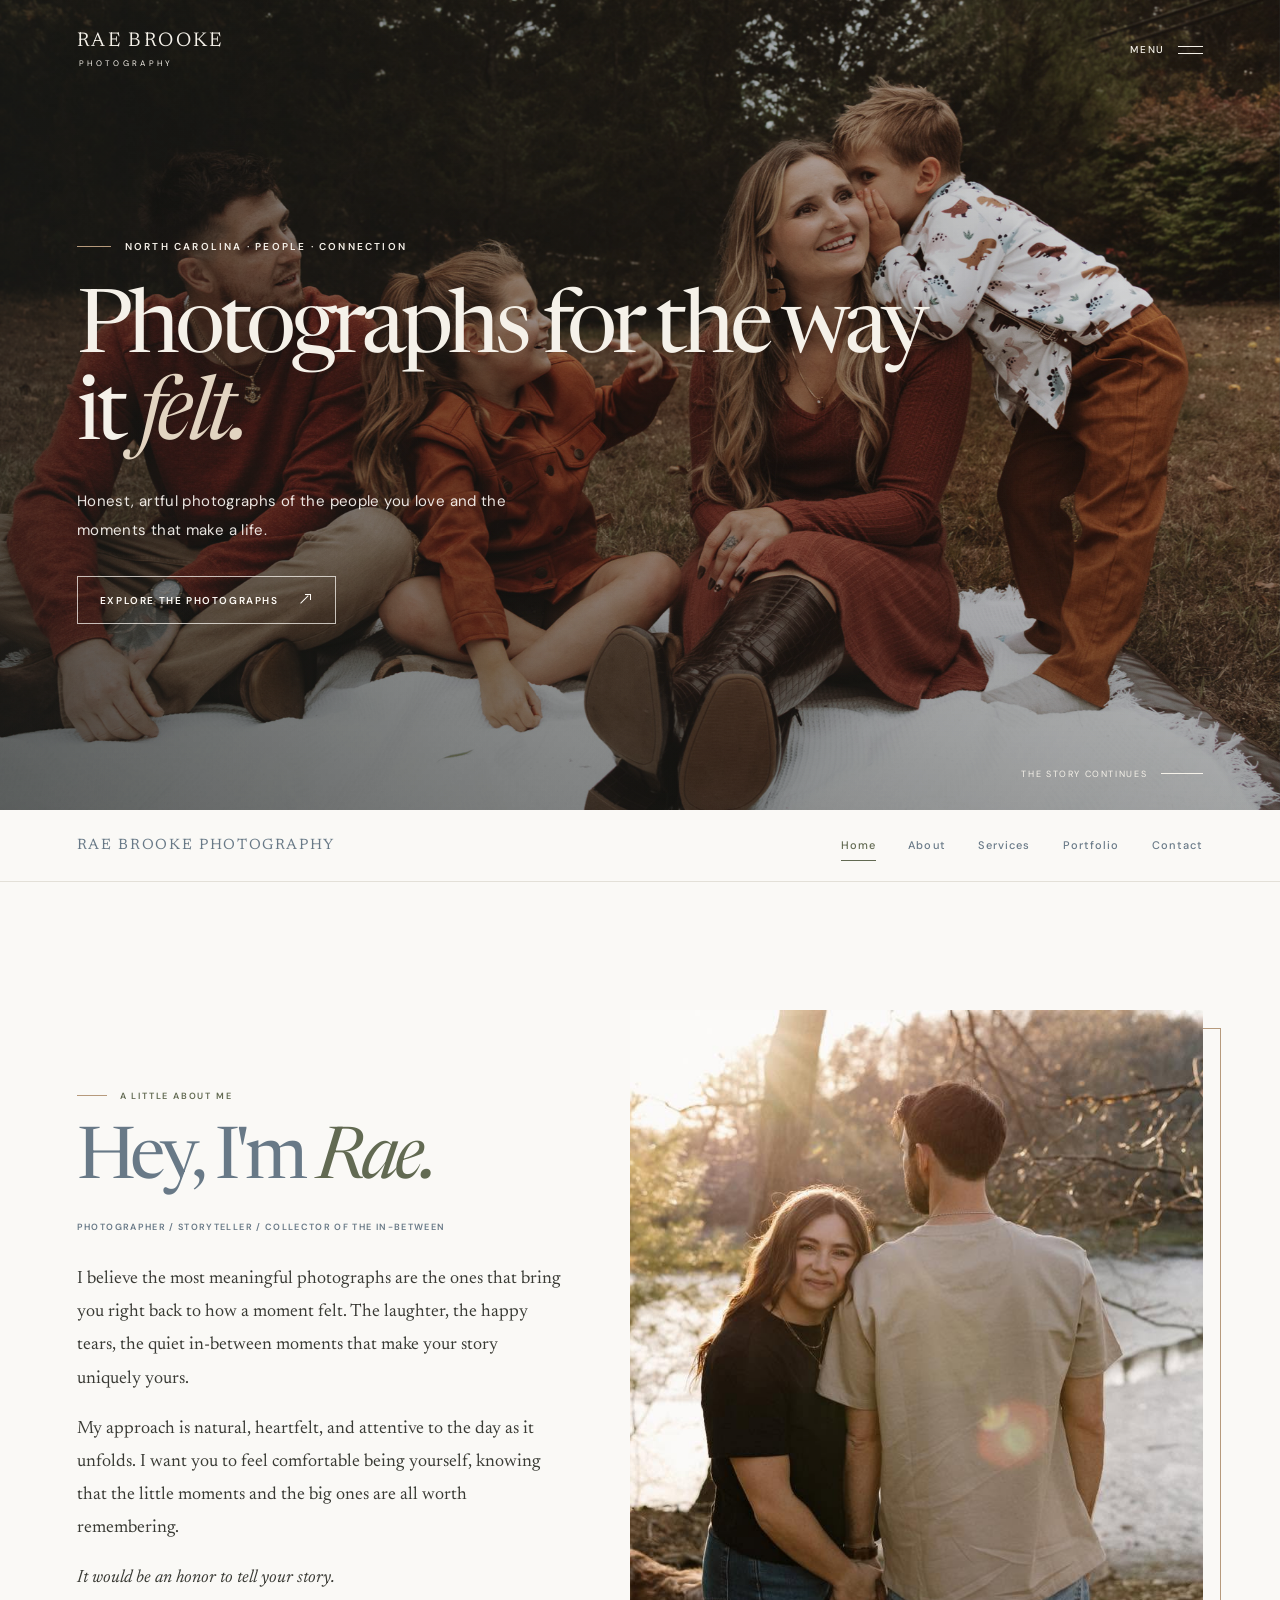
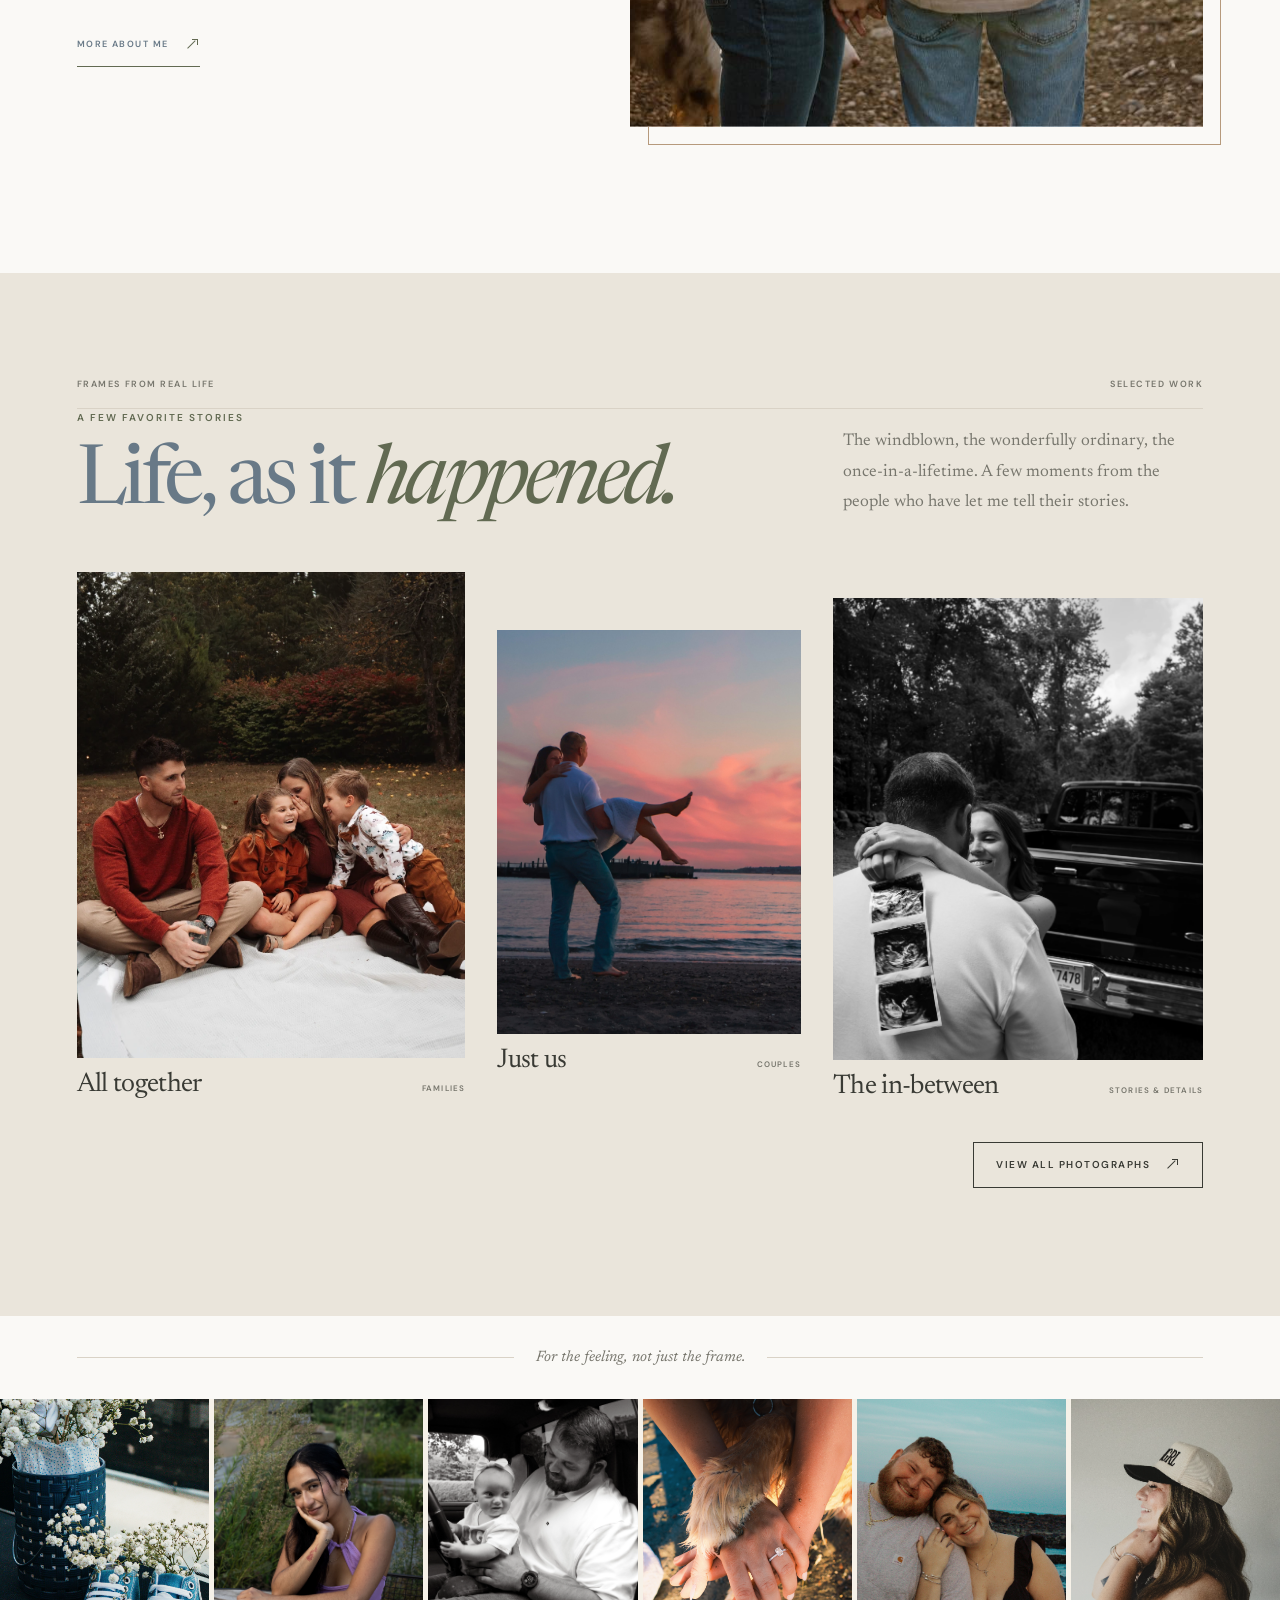
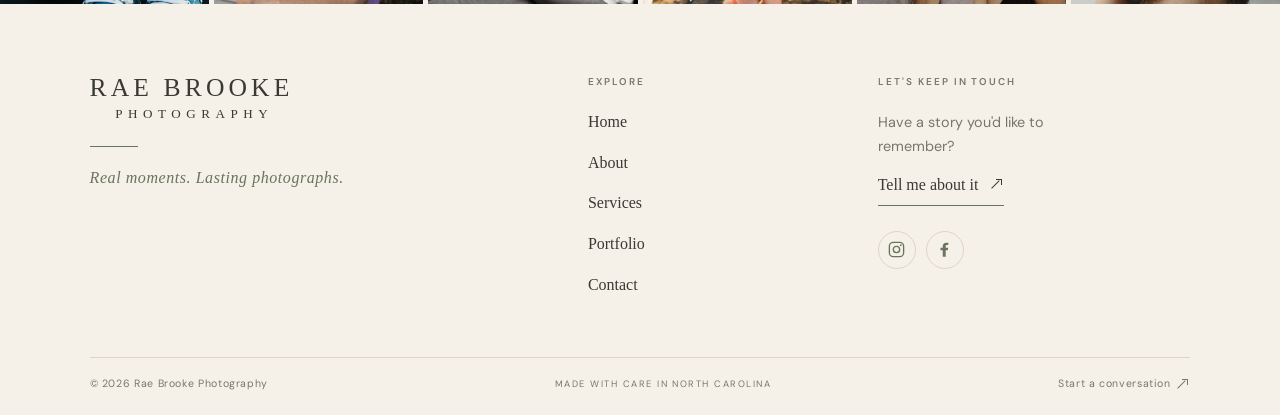
<file: index.html>
<!DOCTYPE html>
<html lang="en">
<head>
  <meta charset="UTF-8">
  <meta name="viewport" content="width=device-width, initial-scale=1">
  <meta name="description" content="Rae Brooke Photography documents genuine connection, everyday beauty, and the moments you want to remember throughout North Carolina.">
  <meta name="theme-color" content="#F5F1E9">
  <title>Rae Brooke Photography | Honest, Artful Photography in North Carolina</title>

  <link rel="preconnect" href="https://fonts.googleapis.com">
  <link rel="preconnect" href="https://fonts.gstatic.com" crossorigin>
  <link rel="stylesheet" href="/CSS/global.css">
  <link rel="stylesheet" href="/CSS/header.css">
  <link rel="stylesheet" href="/CSS/hero.css">
  <link rel="stylesheet" href="/CSS/sticky-nav.css">
  <link rel="stylesheet" href="/CSS/index.css">
  <link rel="stylesheet" href="/CSS/footer.css">
</head>

<body class="home-page">
  <main>
    <!-- =====================================
         OPENING IMAGE / HERO
         To change the opening photograph, update
         the image path in this img element.
    ====================================== -->
    <section class="hero" aria-labelledby="home-title">
      <img
        class="hero-image"
        src="/Images/index-hero.jpg"
        alt="A family moment photographed by Rae Brooke Photography"
        fetchpriority="high"
      >
      <div class="hero-overlay" aria-hidden="true"></div>
      <!-- Shared header -->
      <div id="shared-header"></div>
      <div class="hero-content">
        <p class="eyebrow">NORTH CAROLINA · PEOPLE · CONNECTION</p>
        <h1 id="home-title">Photographs for the way it <em>felt.</em></h1>
        <p class="hero-subtitle">Honest, artful photographs of the people you love and the moments that make a life.</p>
        <a class="button hero-button" href="/portfolio.html">
          <span class="hero-button-text">EXPLORE THE PHOTOGRAPHS</span>
          <span class="arrow-up-right" aria-hidden="true"></span>
        </a>
      </div>

      <a class="hero-scroll" href="#about" aria-label="Scroll to discover Rae's approach">
        <span>THE STORY CONTINUES</span>
        <span class="scroll-line" aria-hidden="true"></span>
      </a>
    </section>

    <!-- Shared sticky navigation -->
    <div id="shared-sticky-nav"></div>

    <!-- =====================================
         ABOUT / PHOTOGRAPHER INTRODUCTION
    ====================================== -->
    <section class="about-intro" id="about" aria-labelledby="about-heading">
      <div class="about-content">
        <p class="section-eyebrow">A LITTLE ABOUT ME</p>
        <h2 class="about-heading">Hey, I'm <em>Rae.</em></h2>
        <p class="about-subtitle">PHOTOGRAPHER / STORYTELLER / COLLECTOR OF THE IN-BETWEEN</p>
        <p>I believe the most meaningful photographs are the ones that bring you right back to how a moment felt. The laughter, the happy tears, the quiet in-between moments that make your story uniquely yours.</p>
        <p>My approach is natural, heartfelt, and attentive to the day as it unfolds. I want you to feel comfortable being yourself, knowing that the little moments and the big ones are all worth remembering.</p>
        <p>It would be an honor to tell your story.</p>
        <a class="button about-button" href="/about.html">MORE ABOUT ME <span class="arrow-up-right" aria-hidden="true"></span></a>           
      </div>

      <div class="about-image">
        <img src="/Images/about-portrait.jpg" alt="Rae Brooke, photographer" loading="lazy" decoding="async">
      </div>
    </section>

    <!-- =====================================
         SELECTED WORK
         Choose the photographs shown here by
         changing each card's img src below.
         Keep image files in /Images/Portfolio/.
    ====================================== -->
    <section class="home-selected-work" aria-labelledby="selected-work-heading">
      <div class="home-selected-inner">
        <div class="home-editorial-top">
          <p>FRAMES FROM REAL LIFE</p>
          <span>SELECTED WORK</span>
        </div>

        <header class="home-selected-heading">
          <div>
            <p class="section-eyebrow">A FEW FAVORITE STORIES</p>
            <h2 id="selected-work-heading">Life, as it <em>happened.</em></h2>
          </div>
          <p class="home-selected-intro">The windblown, the wonderfully ordinary, the once-in-a-lifetime. A few moments from the people who have let me tell their stories.</p>
        </header>

        <div class="home-photo-grid">
          <article class="home-photo-card">
            <a class="home-photo-link" href="/portfolio.html#families-newborns" aria-label="View family and newborn photography">
              <img src="/Images/Portfolio/Family_3.jpg" alt="A family sharing a relaxed moment together outdoors" loading="lazy" decoding="async">
            </a>
            <div class="home-photo-caption">
              <h3>All together</h3>
              <span>Families</span>
            </div>
          </article>

          <article class="home-photo-card">
            <a class="home-photo-link" href="/portfolio.html#couples-weddings" aria-label="View couples and wedding photography">
              <img src="/Images/Portfolio/JustUs.jpg" alt="A couple sharing a quiet moment by the water at sunset" loading="lazy" decoding="async">
            </a>
            <div class="home-photo-caption">
              <h3>Just us</h3>
              <span>Couples</span>
            </div>
          </article>

          <article class="home-photo-card">
            <a class="home-photo-link" href="/portfolio.html#branding-portraits" aria-label="View portraits and branding photography">
              <img src="/Images/Portfolio/Justine_George.jpeg" alt="A candid black-and-white documentary photograph" loading="lazy" decoding="async">
            </a>
            <div class="home-photo-caption">
              <h3>The in-between</h3>
              <span>Stories & details</span>
            </div>
          </article>
        </div>

        <div class="home-selected-footer">
          <a class="button" href="/portfolio.html">VIEW ALL PHOTOGRAPHS <span class="arrow-up-right" aria-hidden="true"></span></a>
        </div>
      </div>
    </section>

    <div class="home-closing-note" aria-label="Photography philosophy">
      <p>For the feeling, not just the frame.</p>
    </div>
  </main>

  <!-- Shared footer -->
  <div id="shared-footer"></div>
  <script src="/Javascript/header.js"></script>
  <script src="/Javascript/hero.js"></script>
  <script src="/Javascript/sticky-nav.js" defer></script>
  <script src="/Javascript/footer.js" defer></script>
</body>
</html>
</file>
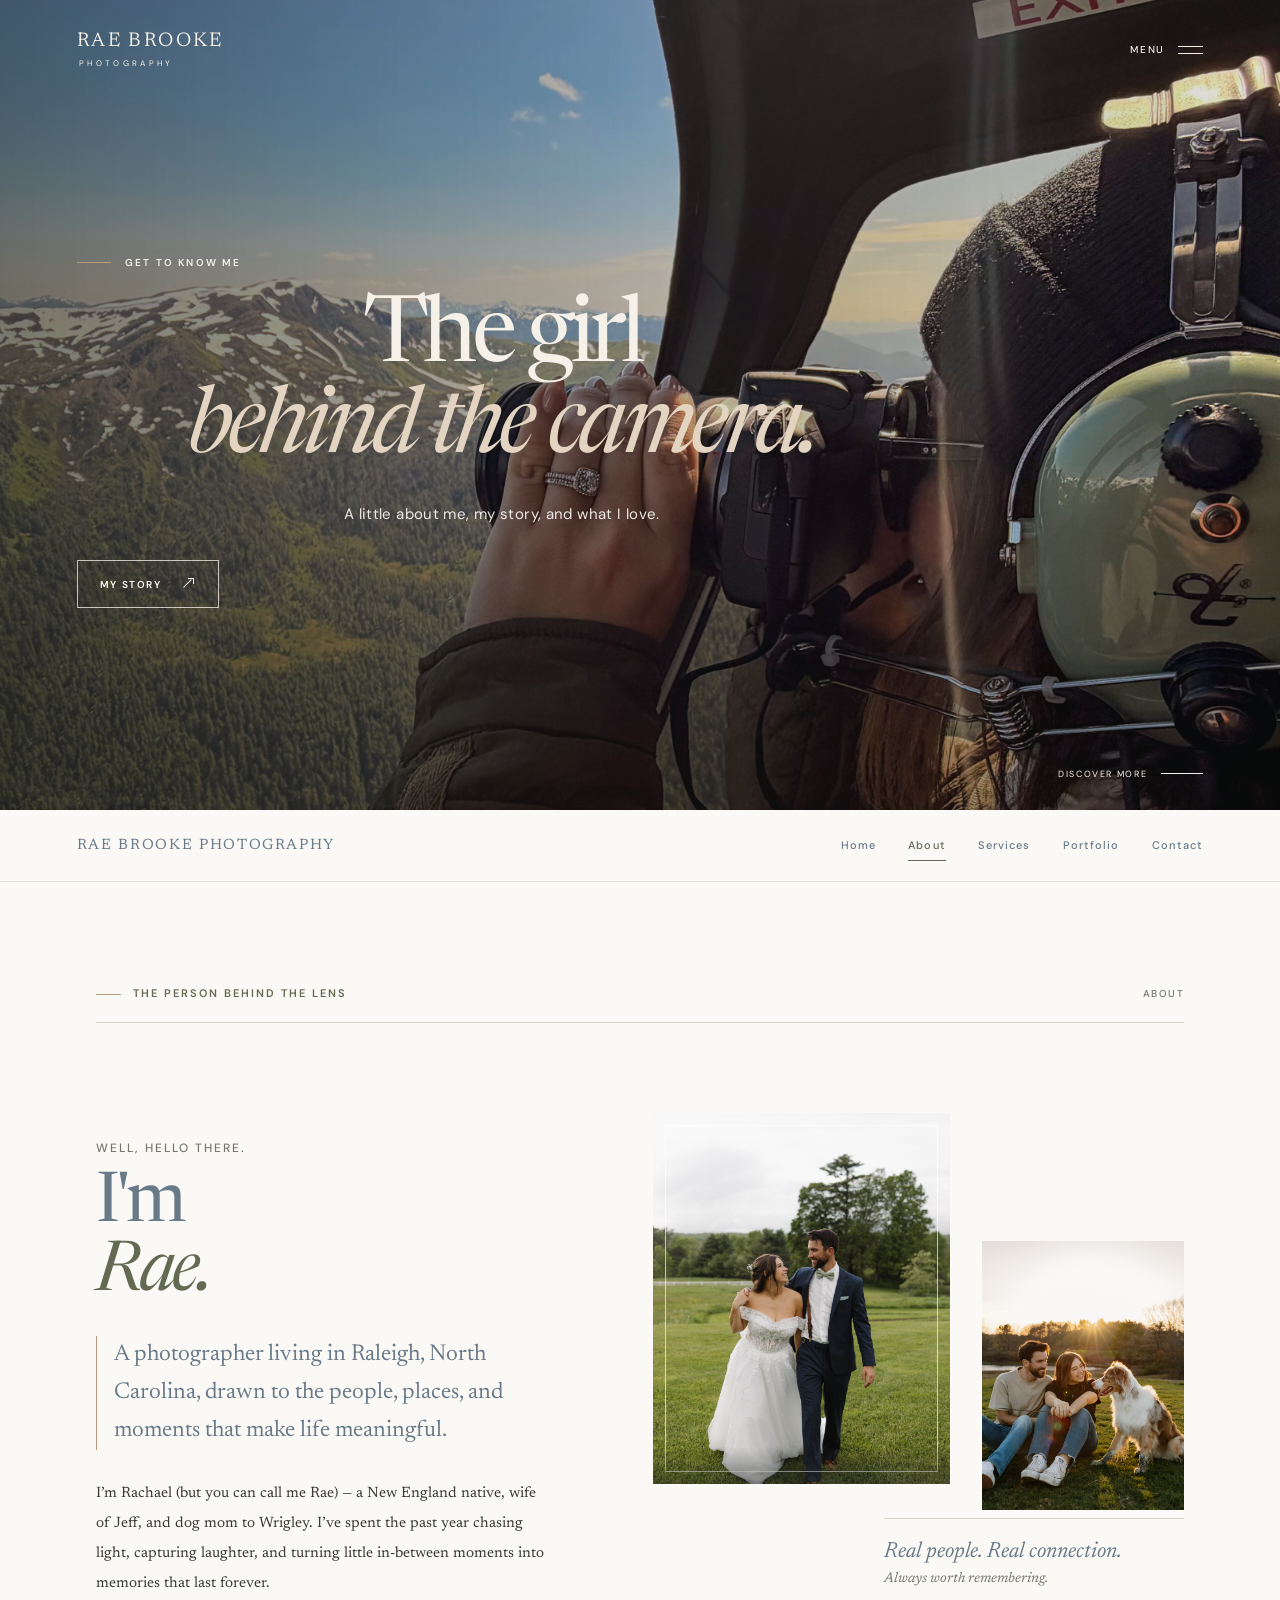
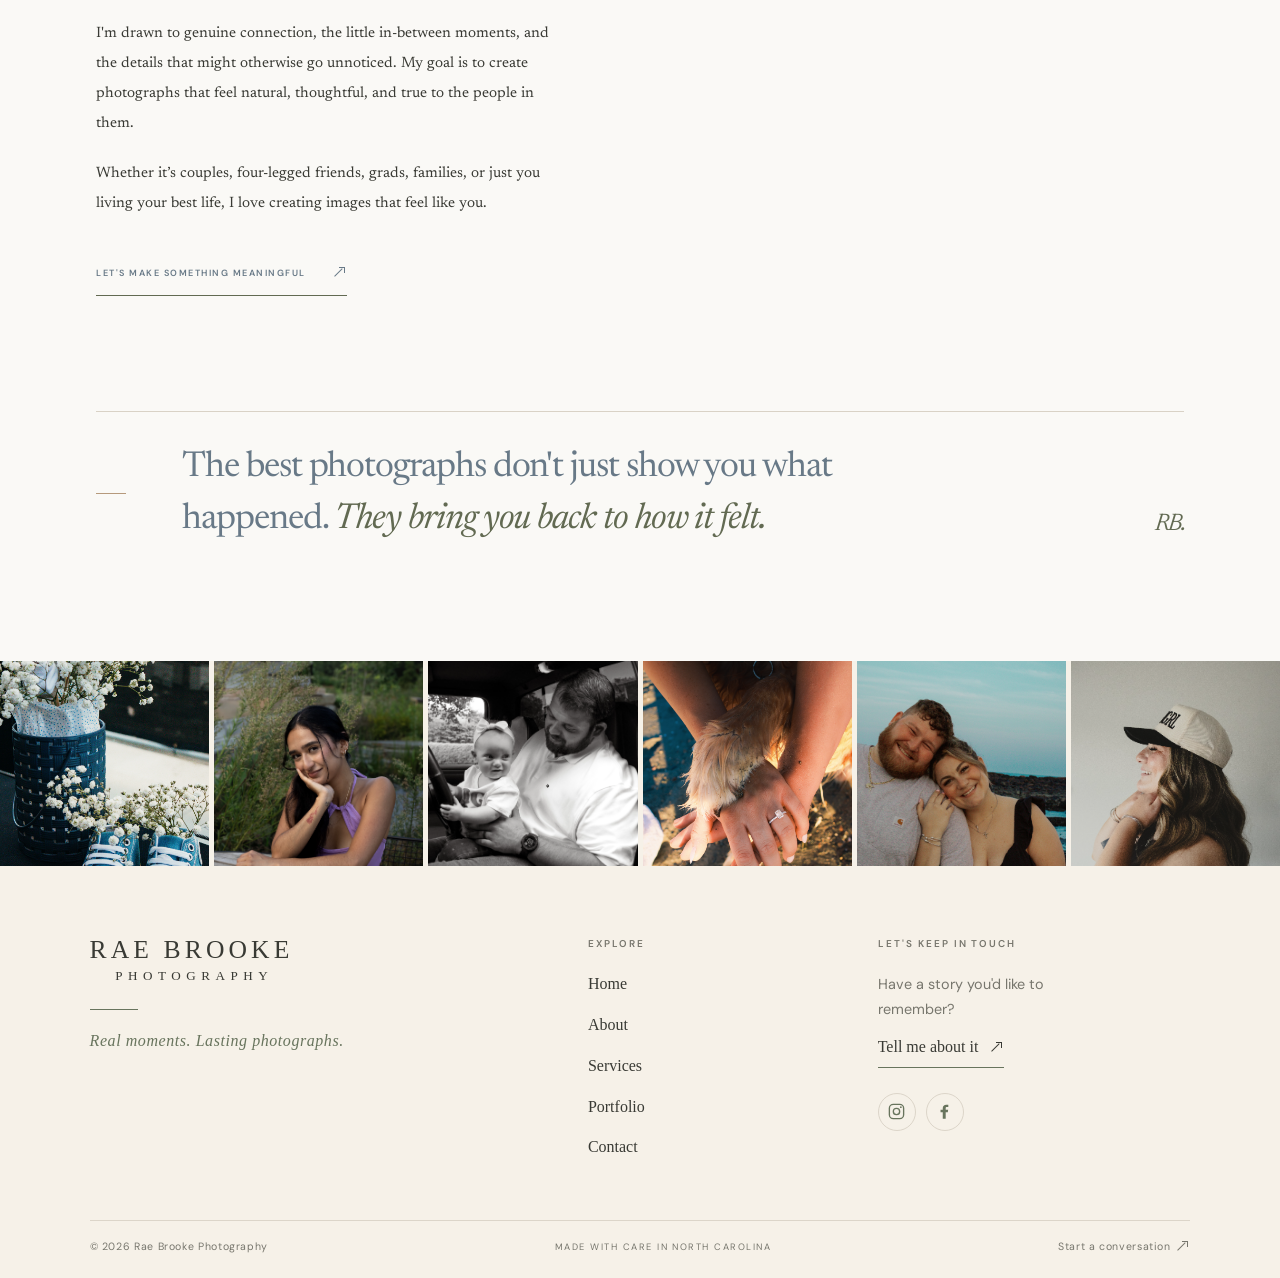
<file: about.html>
<!DOCTYPE html>
<html lang="en">
<head>
  <meta charset="UTF-8">
  <meta name="viewport" content="width=device-width, initial-scale=1">

  <meta
    name="description"
    content="Get to know Rae Brooke, a Raleigh, North Carolina photographer who loves capturing genuine connection and meaningful moments."
  >

  <title>About Rae | Rae Brooke Photography</title>

  <link rel="stylesheet" href="/CSS/global.css">
  <link rel="stylesheet" href="/CSS/header.css">
  <link rel="stylesheet" href="/CSS/hero.css">
  <link rel="stylesheet" href="/CSS/sticky-nav.css">
  <link rel="stylesheet" href="/CSS/about.css">
  <link rel="stylesheet" href="/CSS/footer.css">
</head>

<body class="about-page-body">

  <main>

    <!-- =====================================
         ABOUT PAGE HERO
         Shared hero styles remain unchanged.
    ====================================== -->

    <section class="hero">
      <img
        class="hero-image"
        src="/Images/about-hero.jpg"
        alt="Rae behind the camera"
        fetchpriority="high"
      >

      <div class="hero-overlay"></div>
      <!-- Shared header -->
      <div id="shared-header"></div>
      <div class="hero-content">
        <p class="eyebrow">GET TO KNOW ME</p>

        <h1>
          The girl <br>
          <em>behind the camera.</em>
        </h1>

        <p class="hero-subtitle">
          A little about me, my story, and what I love.
        </p>

        <a class="button hero-button" href="#about-story">
          <span class="hero-button-text">MY STORY</span>
          <span class="arrow-up-right" aria-hidden="true"></span>
        </a>
      </div>

      <a
        class="hero-scroll"
        href="#about-story"
        aria-label="Scroll to learn about Rae"
      >
        <span>DISCOVER MORE</span>
        <span class="scroll-line" aria-hidden="true"></span>
      </a>
    </section>


    <!-- =====================================
         SHARED STICKY NAVIGATION
    ====================================== -->

    <div id="shared-sticky-nav"></div>


    <!-- =====================================
         EDITORIAL ABOUT STORY
    ====================================== -->

    <section class="about-editorial" id="about-story">

      <!-- Small section introduction -->

      <div class="about-heading-top">
        <p class="about-heading-eyebrow">
          THE PERSON BEHIND THE LENS
        </p>

        <span class="about-heading-details" aria-hidden="true">
           <!-- 01/ ABOUT -->
          ABOUT
        </span>
      </div>


      <!-- Main editorial layout -->

      <div class="about-editorial-grid">

        <!-- Left: biography -->

        <div class="about-copy">

          <h2 class="about-heading">
            <span class="about-heading-intro">Well, hello there.</span>
            I'm <em>Rae.</em>
          </h2>

          <p class="about-lead">
            A photographer living in Raleigh, North Carolina,
            drawn to the people, places, and moments that make
            life meaningful.
          </p>

          <div class="about-story">

            <p>
              I’m Rachael (but you can call me Rae) — a New
              England native, wife of Jeff, and dog mom to
              Wrigley. I’ve spent the past year chasing light,
              capturing laughter, and turning little in-between
              moments into memories that last forever.
            </p>

            <p>
              I'm drawn to genuine connection, the little
              in-between moments, and the details that might
              otherwise go unnoticed. My goal is to create
              photographs that feel natural, thoughtful, and
              true to the people in them.
            </p>

            <p>
              Whether it’s couples, four-legged friends, grads,
              families, or just you living your best life, I love
              creating images that feel like you.
            </p>

          </div>

          <a class="about-contact-button" href="/contact.html">
            <span>LET'S MAKE SOMETHING MEANINGFUL</span>
            <span class="arrow-up-right" aria-hidden="true"></span>
          </a>

        </div>


        <!-- Right: editorial photo composition -->

        <div class="about-image-stack">

          <figure class="about-image about-image-primary">
            <img
              src="/Images/about-wedding.jpg"
              alt="A candid moment captured during a wedding shoot"
              loading="lazy"
            >
            <figcaption>
             <!-- <span>01</span> 
              <span>THE MOMENTS IN BETWEEN</span> -->
            </figcaption>
          </figure>

          <figure class="about-image about-image-secondary">
            <img
              src="/Images/about-family.jpg"
              alt="A family photography moment captured by Rae"
              loading="lazy"
            >
          </figure>

          <p class="about-image-note">
            Real people. Real connection.
            <span>Always worth remembering.</span>
          </p>

        </div>

      </div>


      <!-- Closing editorial statement -->

      <div class="about-editorial-bottom">
        <span class="about-bottom-line" aria-hidden="true"></span>

        <p>
          The best photographs don't just show you what happened.
          <em>They bring you back to how it felt.</em>
        </p>

        <span class="about-bottom-mark" aria-hidden="true">
          RB.
        </span>
      </div>

    </section>

  </main>


  <!-- =====================================
       SHARED FOOTER
  ====================================== -->

  <div id="shared-footer"></div>


  <!-- =====================================
       JAVASCRIPT
  ====================================== -->

  <script src="/Javascript/header.js"></script>
  <script src="/Javascript/hero.js"></script>
  <script src="/Javascript/sticky-nav.js" defer></script>
  <script src="/Javascript/footer.js" defer></script>

</body>
</html>
</file>
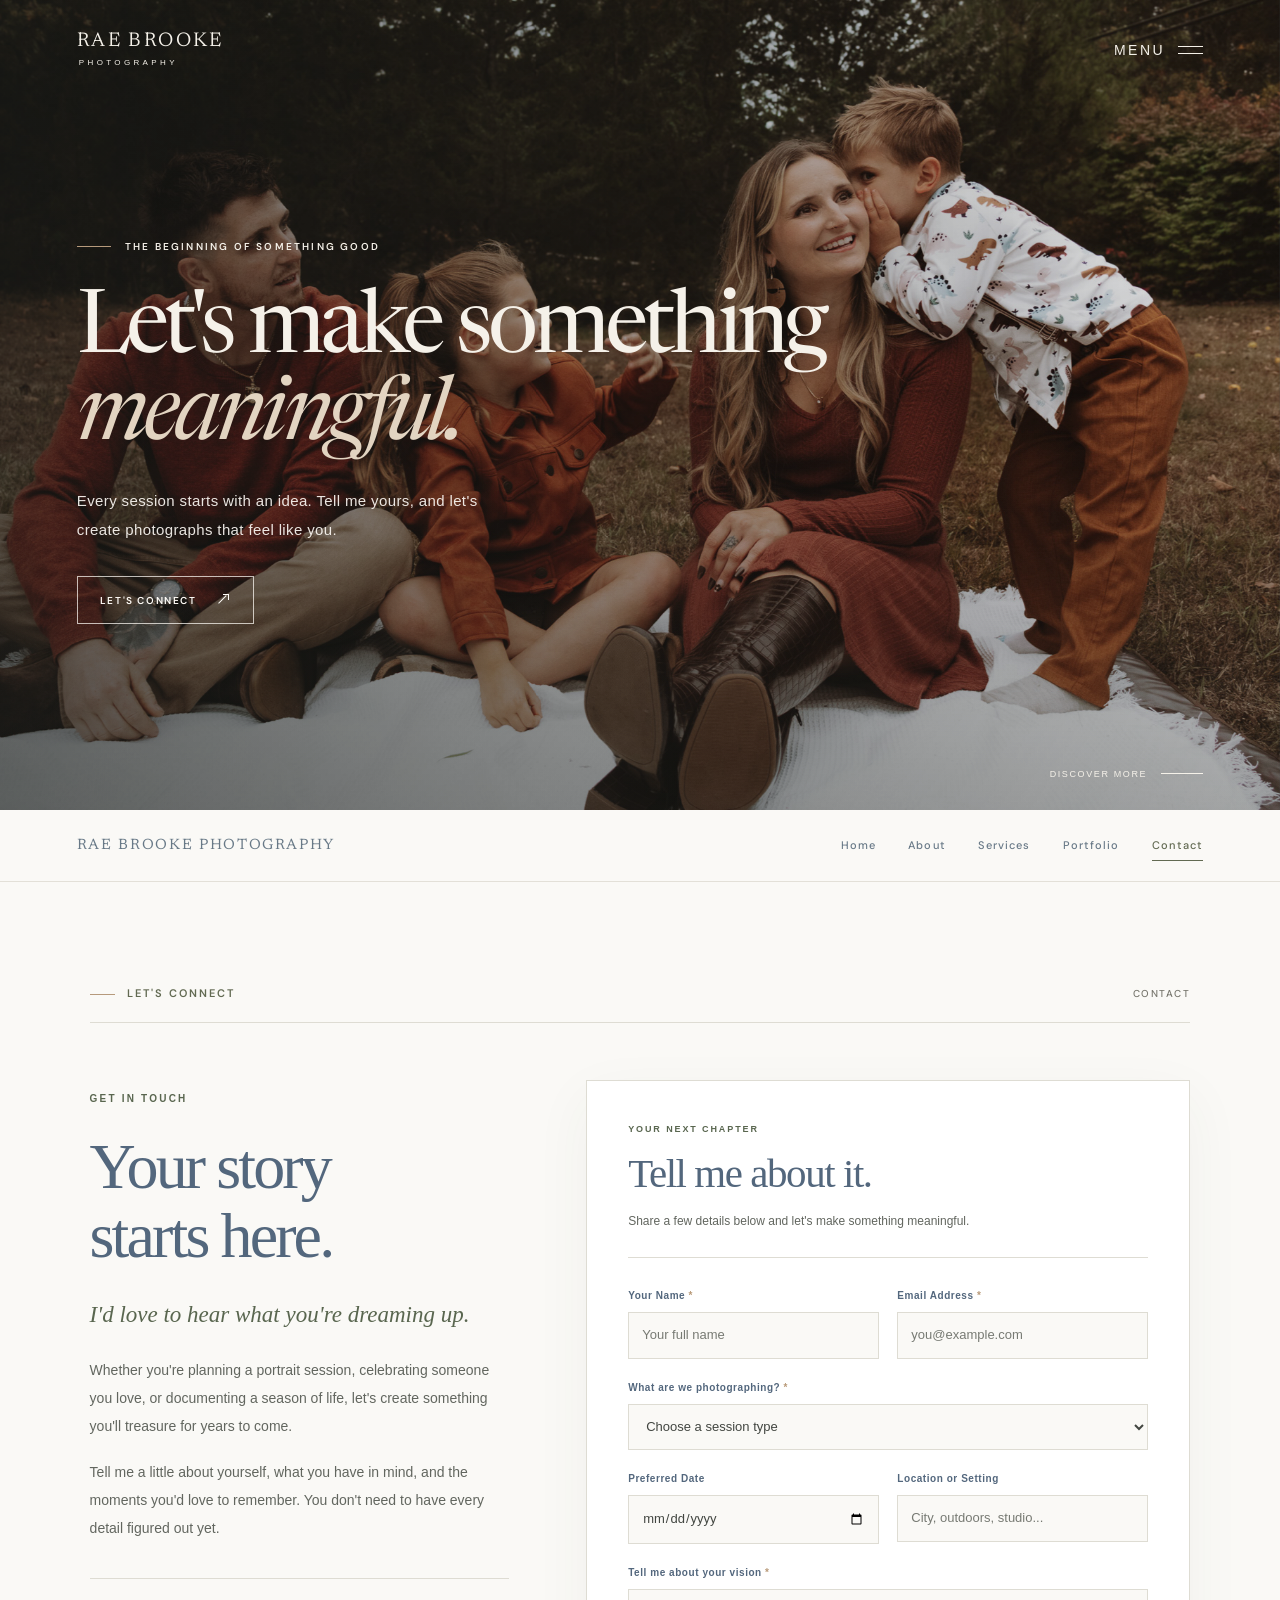
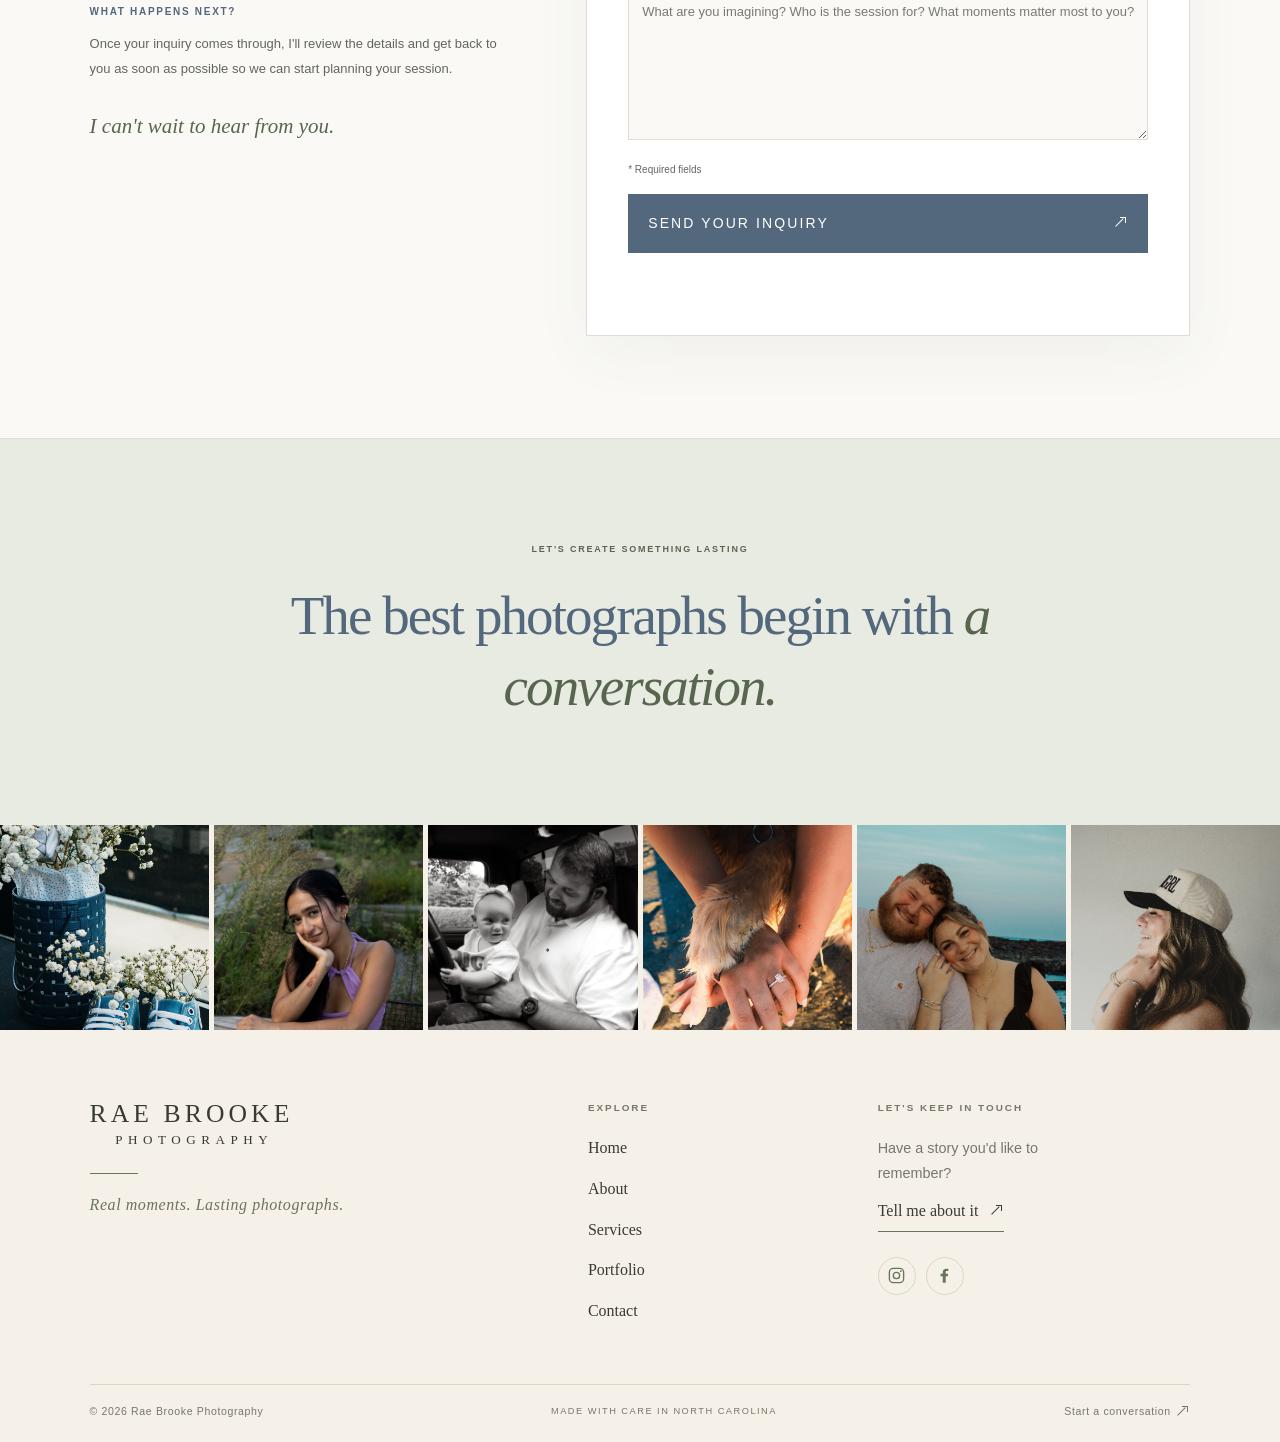
<file: contact.html>
<!DOCTYPE html>
<html lang="en">
<head>
  <meta charset="UTF-8">
  <meta name="viewport" content="width=device-width, initial-scale=1.0">

  <meta
    name="description"
    content="Get in touch with Rae Brooke Photography in Raleigh, North Carolina. Let's create photographs that feel like you."
  >

  <meta name="theme-color" content="#FAF9F6">

  <title>Contact | Rae Brooke Photography</title>

  <link rel="stylesheet" href="/CSS/global.css">
  <link rel="stylesheet" href="/CSS/header.css">
  <link rel="stylesheet" href="/CSS/hero.css">
  <link rel="stylesheet" href="/CSS/sticky-nav.css">
  <link rel="stylesheet" href="/CSS/contact.css">
  <link rel="stylesheet" href="/CSS/footer.css">
</head>

<body class="contact-page">

  <main>
    <!-- CONTACT HERO -->
    <section class="hero contact-hero">
      <img
        class="hero-image"
        src="/Images/index-hero.jpg"
        alt="Rae Brooke Photography behind the lens"
        fetchpriority="high"
      >

      <div class="hero-overlay"></div>
      <!-- Shared header -->
      <div id="shared-header"></div>
      <div class="hero-content">
        <p class="eyebrow">THE BEGINNING OF SOMETHING GOOD</p>

        <h1>
          Let's make something
          <br>
          <em>meaningful.</em>
        </h1>

        <p class="hero-subtitle">
          Every session starts with an idea. Tell me yours,
          and let's create photographs that feel like you.
        </p>

        <a class="button hero-button" href="#contact">
          <span class="hero-button-text">LET'S CONNECT</span>
          <span class="arrow-up-right" aria-hidden="true"></span>
        </a>
      </div>

      <a
        class="hero-scroll"
        href="#contact"
        aria-label="Scroll to the contact form"
      >
        <span>DISCOVER MORE</span>
        <span class="scroll-line" aria-hidden="true"></span>
      </a>
    </section>

    <!-- SHARED STICKY NAVIGATION -->
    <div id="shared-sticky-nav"></div>
    
    <!-- CONTACT INTRODUCTION AND FORM -->
    <section class="contact-layout" id="contact">
    
      <!-- Small section introduction -->
      <div class="contact-heading-top">
        <p class="contact-heading-eyebrow">
          LET'S CONNECT
        </p>
    
        <span class="contact-heading-details" aria-hidden="true">
          CONTACT
        </span>
      </div>
    
      <div class="contact-aside">
        <p class="contact-eyebrow">GET IN TOUCH</p>

        <h2>
          Your story
          <br>
          starts here.
        </h2>

        <p class="contact-lead">
          I'd love to hear what you're dreaming up.
        </p>

        <p>
          Whether you're planning a portrait session, celebrating
          someone you love, or documenting a season of life,
          let's create something you'll treasure for years to come.
        </p>

        <p>
          Tell me a little about yourself, what you have in mind,
          and the moments you'd love to remember. You don't need
          to have every detail figured out yet.
        </p>

        <div class="contact-note">
          <span class="contact-note-label">WHAT HAPPENS NEXT?</span>

          <p>
            Once your inquiry comes through, I'll review the details
            and get back to you as soon as possible so we can start
            planning your session.
          </p>
        </div>

        <p class="contact-signoff">
          I can't wait to hear from you.
        </p>
      </div>

      <!-- CONTACT FORM -->
      <div class="contact-form-card">
        <div class="form-heading">
          <p class="form-eyebrow">YOUR NEXT CHAPTER</p>

          <h2>Tell me about it.</h2>

          <p>
            Share a few details below and let's make something meaningful.
          </p>
        </div>

        <form id="contact-form">
          <div class="form-row">
            <div class="form-field">
              <label for="name">
                Your Name <span aria-hidden="true">*</span>
              </label>

              <input
                id="name"
                name="name"
                type="text"
                autocomplete="name"
                maxlength="100"
                placeholder="Your full name"
                required
              >
            </div>

            <div class="form-field">
              <label for="email">
                Email Address <span aria-hidden="true">*</span>
              </label>

              <input
                id="email"
                name="email"
                type="email"
                autocomplete="email"
                maxlength="254"
                placeholder="you@example.com"
                required
              >
            </div>
          </div>

          <div class="form-field">
            <label for="session">
              What are we photographing?
              <span aria-hidden="true">*</span>
            </label>

            <select id="session" name="session" required>
              <option value="">Choose a session type</option>
              <option value="Portraits">Portraits</option>
              <option value="Couples / Engagements">
                Couples / Engagements
              </option>
              <option value="Families">Families</option>
              <option value="Events">Events</option>
              <option value="Lifestyle / Branding">
                Lifestyle / Branding
              </option>
              <option value="Other">Other</option>
            </select>
          </div>

          <div class="form-row">
            <div class="form-field">
              <label for="date">Preferred Date</label>

              <input
                id="date"
                name="date"
                type="date"
              >
            </div>

            <div class="form-field">
              <label for="location">Location or Setting</label>

              <input
                id="location"
                name="location"
                type="text"
                maxlength="150"
                placeholder="City, outdoors, studio..."
              >
            </div>
          </div>

          <div class="form-field">
            <label for="message">
              Tell me about your vision
              <span aria-hidden="true">*</span>
            </label>

            <textarea
              id="message"
              name="message"
              rows="6"
              maxlength="3000"
              placeholder="What are you imagining? Who is the session for? What moments matter most to you?"
              required
            ></textarea>
          </div>

          <!-- HONEYPOT SPAM PREVENTION -->
          <div class="form-honeypot" aria-hidden="true">
            <label for="website">Leave this field empty</label>

            <input
              id="website"
              name="website"
              type="text"
              tabindex="-1"
              autocomplete="off"
            >
          </div>

          <p class="form-required">
            * Required fields
          </p>

          <button class="contact-submit" type="submit">
            <span>Send your inquiry</span>
            <span class="arrow-up-right" aria-hidden="true"></span>
          </button>

          <p
            id="form-status"
            class="form-status"
            role="status"
            aria-live="polite"
          ></p>
        </form>
      </div>
    </section>

    <!-- CLOSING STATEMENT -->
    <section class="contact-closing" aria-label="A note from Rae">
      <p class="contact-closing-eyebrow">LET'S CREATE SOMETHING LASTING</p>

      <p class="contact-closing-line">
        The best photographs begin with <em>a conversation.</em>
      </p>
    </section>
  </main>

  <!-- SHARED FOOTER -->
  <div id="shared-footer"></div>

  <script src="/Javascript/header.js"></script>
  <script src="/Javascript/hero.js"></script>
  <script src="/Javascript/sticky-nav.js" defer></script>
  <script src="/Javascript/footer.js" defer></script>
  <script src="/Javascript/contact.js" defer></script>

</body>
</html>
</file>
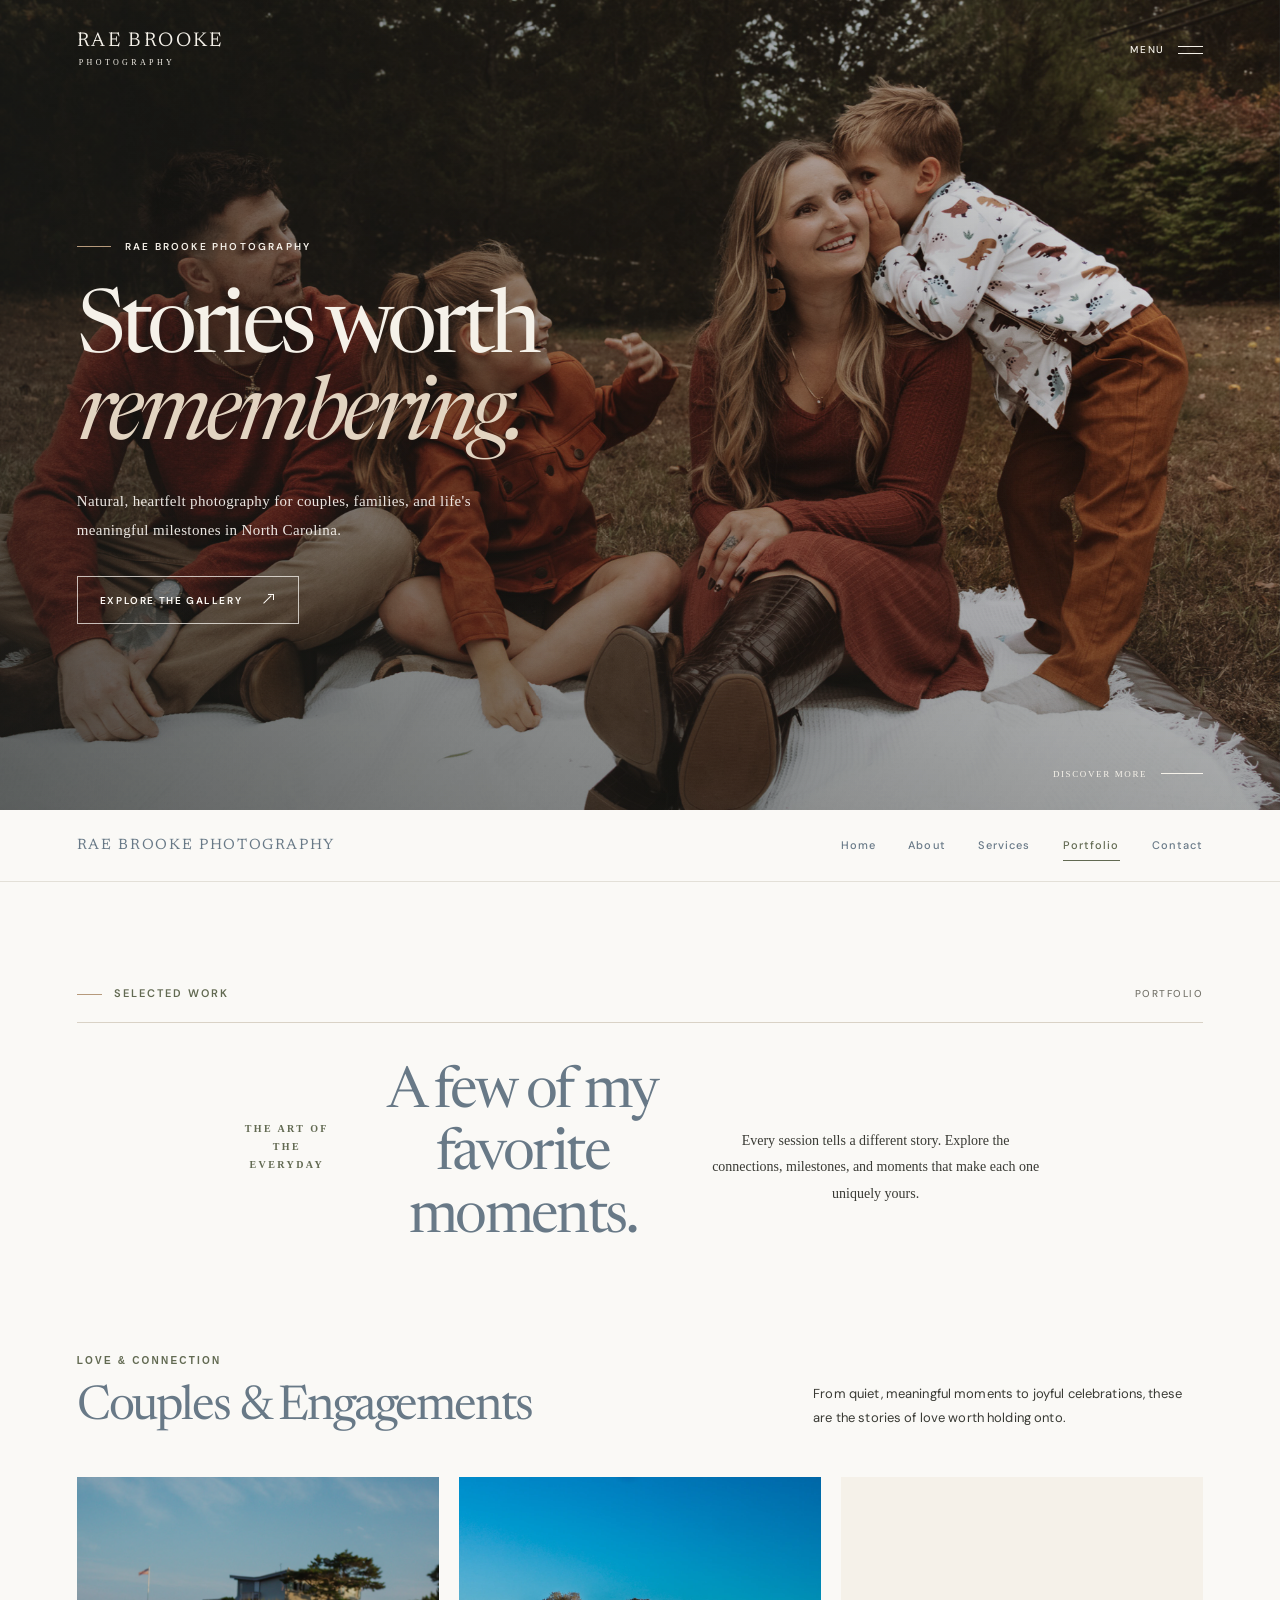
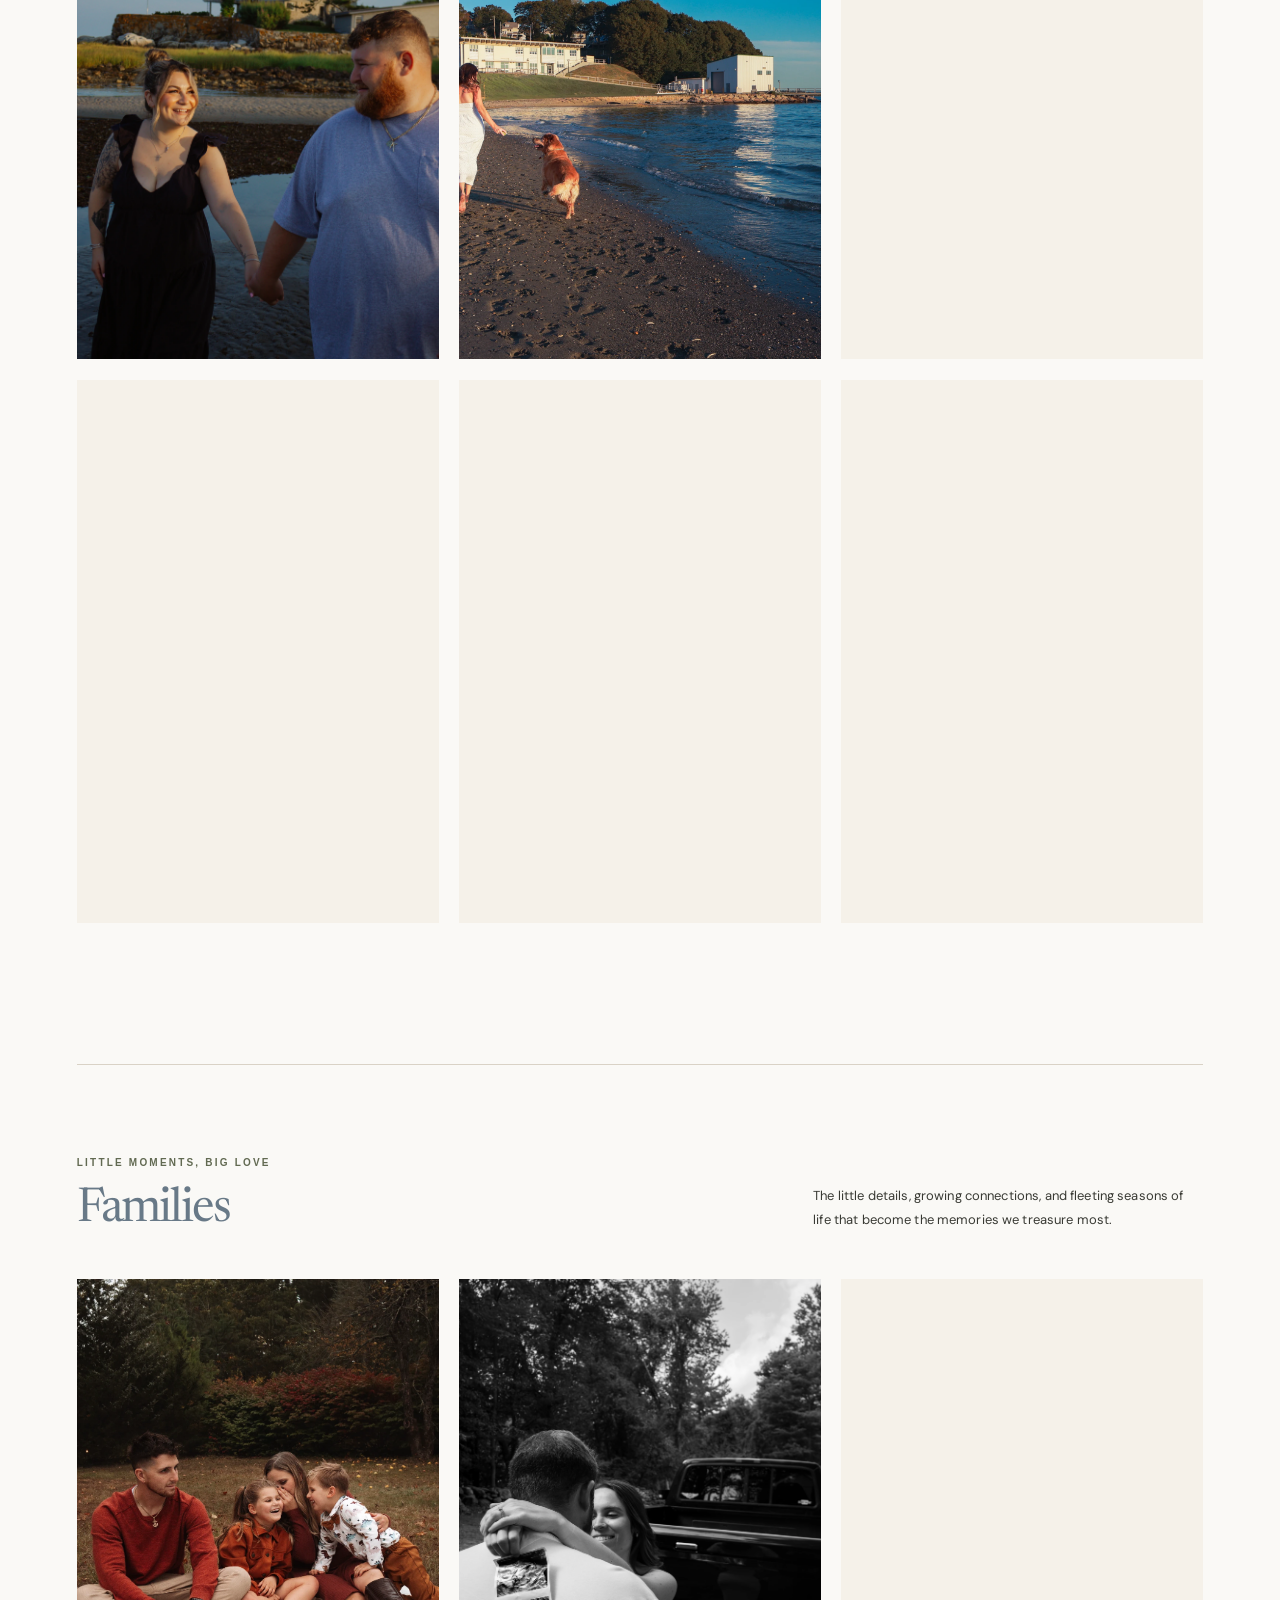
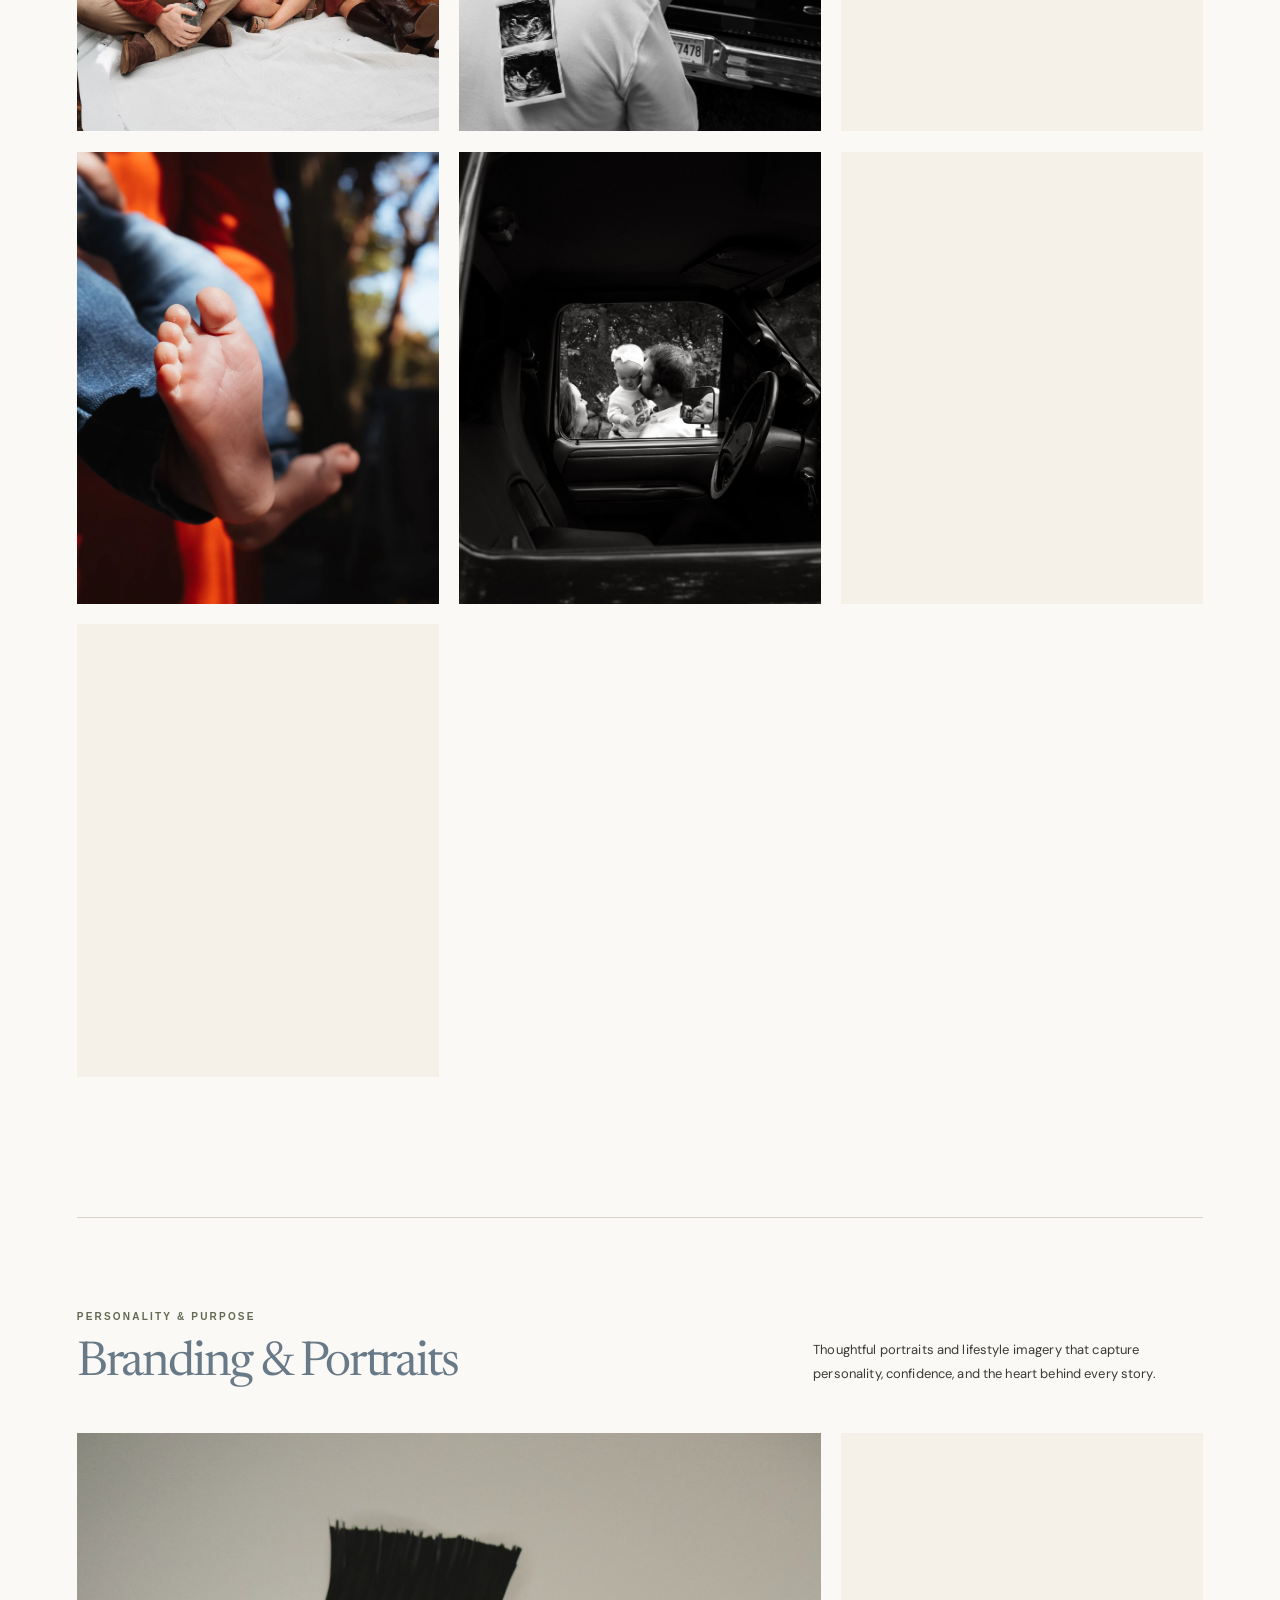
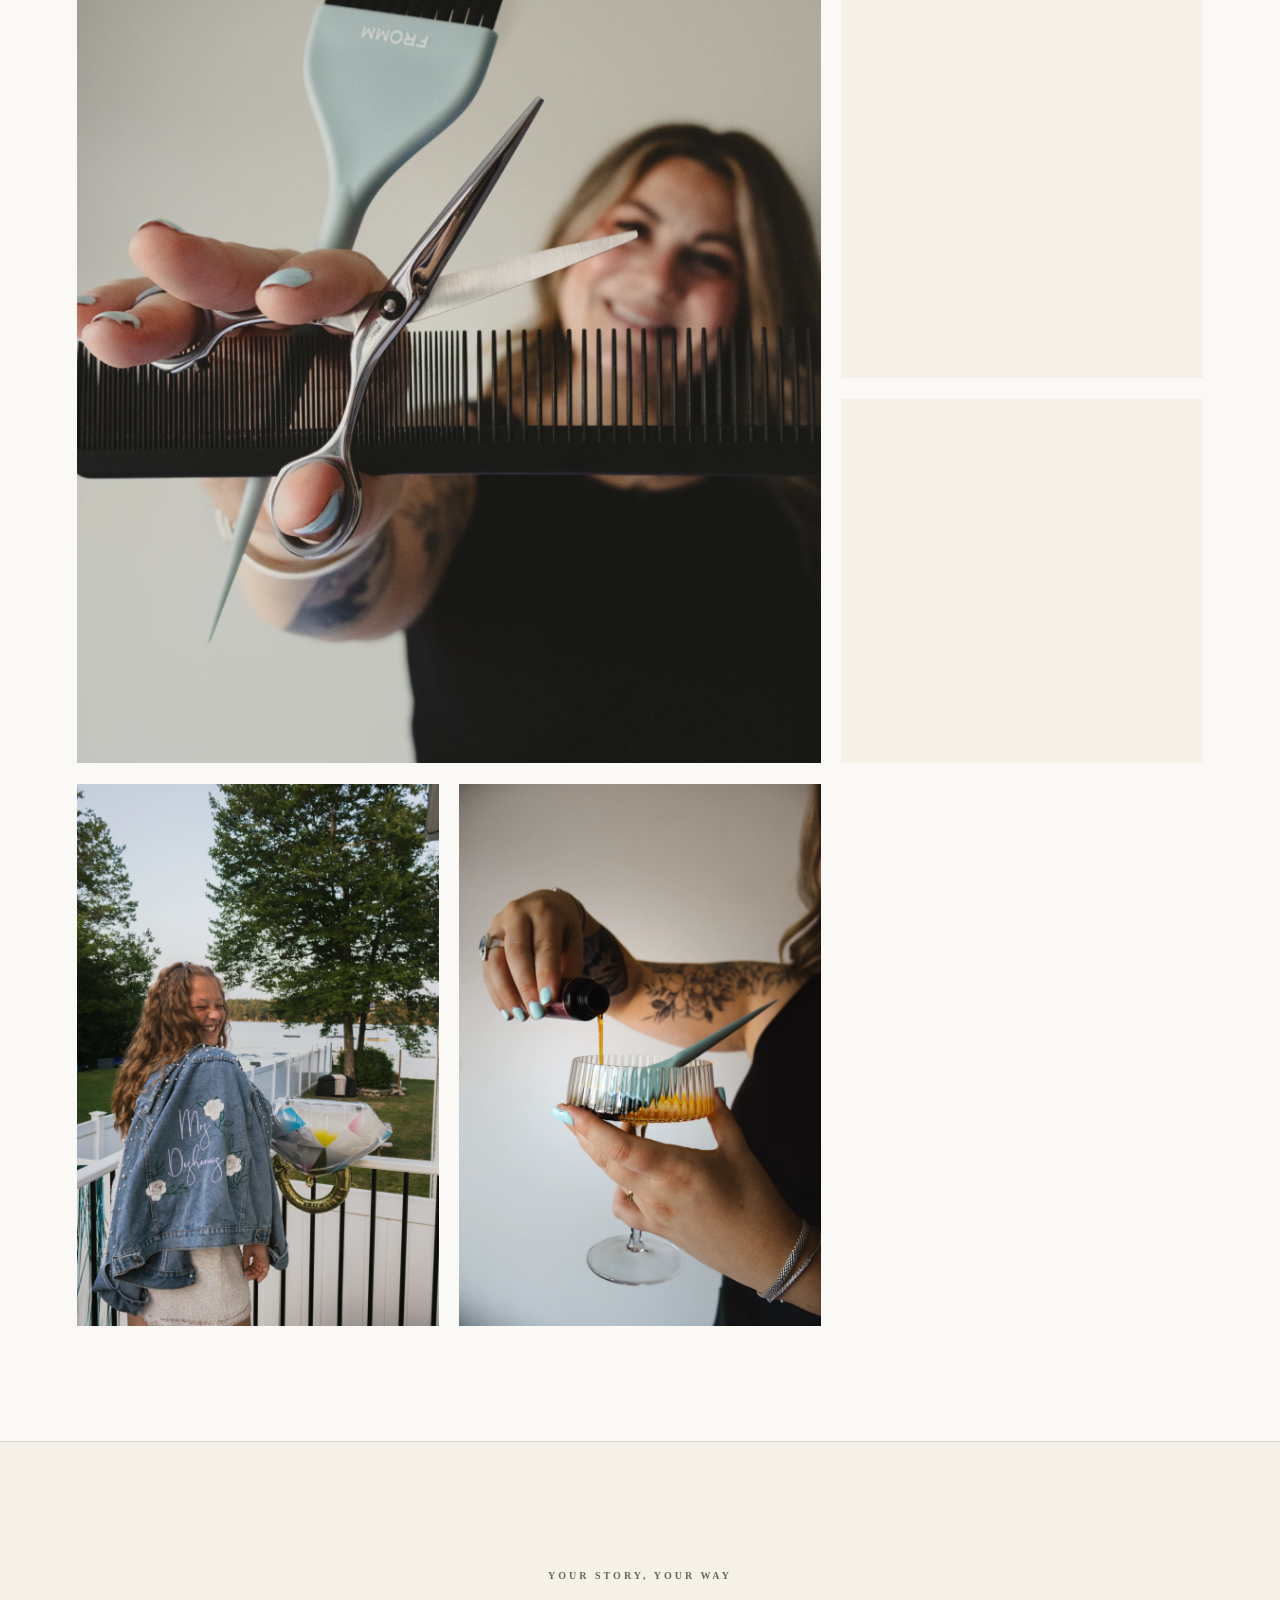
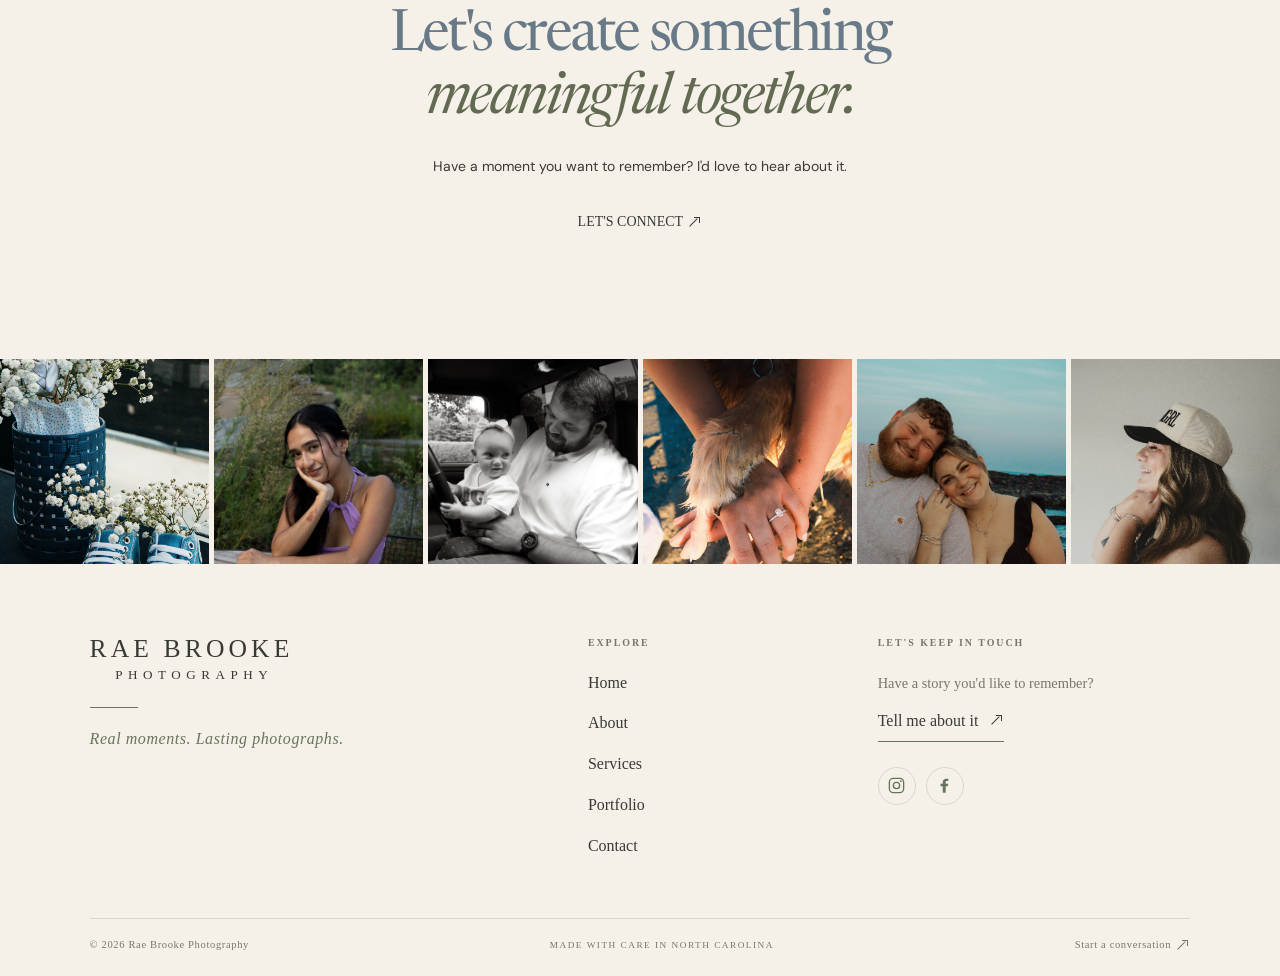
<file: portfolio.html>
<!DOCTYPE html>
<html lang="en">
<head>
  <meta charset="UTF-8">
  <meta name="viewport" content="width=device-width, initial-scale=1.0">

  <meta
    name="description"
    content="Explore the photography portfolio of Rae Brooke Photography, featuring couples, families, portraits, weddings, and lifestyle branding in North Carolina."
  >

  <title>Portfolio | Rae Brooke Photography</title>

  <link rel="stylesheet" href="/CSS/global.css">  
  <link rel="stylesheet" href="/CSS/header.css">
  <link rel="stylesheet" href="/CSS/hero.css">
  <link rel="stylesheet" href="/CSS/sticky-nav.css">
  <link rel="stylesheet" href="/CSS/portfolio.css">
  <link rel="stylesheet" href="/CSS/footer.css">
</head>

<body class="portfolio-page">

  <main>

    <!-- =====================================
         PORTFOLIO INTRO / HERO
    ====================================== -->
     <section class="hero">
      <img
        class="hero-image"
        src="/Images/index-hero.jpg"
        alt="Family portrait captured by Rae Brooke Photography"
        fetchpriority="high"
      >
      <div class="hero-overlay"></div>
       <!-- Shared header -->
      <div id="shared-header"></div>
      <!-- Hero text -->
      <div class="hero-content">
        <p class="eyebrow">RAE BROOKE PHOTOGRAPHY</p>
        <h1>Stories worth <br><em>remembering.</em></h1>
        <p class="hero-subtitle">Natural, heartfelt photography for couples, families, and life's meaningful milestones in North Carolina.</p>        
        <a class="button hero-button" href="#gallery">
          <span class="hero-button-text">EXPLORE THE GALLERY</span>
          <span class="arrow-up-right" aria-hidden="true"></span>
        </a>
      </div>
      <a class="hero-scroll" href="#gallery" aria-label="Scroll to view the photography gallery">
        <span>DISCOVER MORE</span>
        <span class="scroll-line" aria-hidden="true"></span>
      </a>
    </section>

    <!-- =====================================
         STICKY NAVIGATION
    ====================================== -->
    <div id="shared-sticky-nav"></div>


    <!-- =====================================
         PORTFOLIO GALLERY
    ====================================== -->

  <!-- =====================================
     EDITORIAL PORTFOLIO GALLERY
====================================== -->

<section
  class="portfolio-gallery-section"
  id="gallery"
  aria-label="Photography portfolio"
>
 
<!-- SMALL EDITORIAL SECTION INTRODUCTION -->
<div class="portfolio-heading-top">
  <p class="portfolio-heading-eyebrow">
    SELECTED WORK
  </p>

  <span class="portfolio-heading-details" aria-hidden="true">
    PORTFOLIO
  </span>
</div>

<!-- GALLERY INTRODUCTION -->
<header class="portfolio-section-heading">
  <p class="portfolio-section-eyebrow">THE ART OF THE EVERYDAY</p>
  <h2>A few of my favorite moments.</h2>
  <p class="portfolio-intro-text">
    Every session tells a different story. Explore the connections,
    milestones, and moments that make each one uniquely yours.
  </p>
</header>



  <!-- =====================================
       01. COUPLES & ENGAGEMENTS
  ====================================== -->

  <section
    class="portfolio-category-section portfolio-category-weddings"
    id="couples-weddings"
    aria-labelledby="couples-weddings-title"
  >
    <header class="portfolio-category-heading">
      <div>
        <p class="portfolio-category-eyebrow">LOVE & CONNECTION</p>
        <h3 id="couples-weddings-title">Couples & Engagements</h3>
      </div>

      <p class="portfolio-category-description">
        From quiet, meaningful moments to joyful celebrations,
        these are the stories of love worth holding onto.
      </p>
    </header>

    <div class="editorial-gallery editorial-gallery-weddings">

      <figure class="editorial-photo wedding-support wedding-support-bottom">
        <img
          src="/Images/Portfolio/Ring_Seashells.jpg"
          alt="Wedding ring and seashell details"
          loading="lazy"
          decoding="async"
        >
      </figure>
      <figure class="editorial-photo">
        <img
          src="/Images/Portfolio/Amanda_David_1.jpg"
          alt="Couple photographed together"
          loading="lazy"
          decoding="async"
        >
      </figure>

      <!--
      <figure class="editorial-photo">
        <img
          src="/Images/Portfolio/Colleen_Chris_Water.jpg"
          alt="Couple together near the water"
          loading="lazy"
          decoding="async"
        >
      </figure>
      -->

      <figure class="editorial-photo">
        <img
          src="/Images/Portfolio/Colleen_Chris_Dog.jpg"
          alt="Couple spending time with their dog"
          loading="lazy"
          decoding="async"
        >
      </figure>
      
      <figure class="editorial-photo">
        <img
          src="/Images/Portfolio/Couple_1.jpg"
          alt="Couple portrait"
          loading="lazy"
          decoding="async"
        >
      </figure>

      <figure class="editorial-photo">
        <img
          src="/Images/Portfolio/JustUs.jpg"
          alt="Couple photographed together"
          loading="lazy"
          decoding="async"
        >
      </figure>

      <figure class="editorial-photo">
        <img
          src="/Images/Portfolio/Colleen_Twirl.jpg"
          alt="Couple twirl together"
          loading="lazy"
          decoding="async"
        >
      </figure>

      <!--
      <figure class="editorial-photo wedding-support wedding-support-top">
        <img
          src="/Images/Portfolio/Colleen_Chris_Sunset.jpg"
          alt="Couple enjoying a sunset together"
          loading="lazy"
          decoding="async"
        >
      </figure>
      -->

    </div>
  </section>


  <!-- =====================================
       02. FAMILIES & NEWBORNS
  ====================================== -->

  <section
    class="portfolio-category-section portfolio-category-families"
    id="families-newborns"
    aria-labelledby="families-newborns-title"
  >
    <header class="portfolio-category-heading">
      <div>
        <p class="portfolio-category-eyebrow">
          LITTLE MOMENTS, BIG LOVE
        </p>
        <h3 id="families-newborns-title">Families</h3>
      </div>

      <p class="portfolio-category-description">
        The little details, growing connections, and fleeting seasons
        of life that become the memories we treasure most.
      </p>
    </header>

    <div class="editorial-gallery editorial-gallery-families">

      <figure class="editorial-photo">
        <img
          src="/Images/Portfolio/Family_1.jpg"
          alt="Family portrait"
          loading="lazy"
          decoding="async"
        >
      </figure>

      <figure class="editorial-photo wedding-feature">
        <img
          src="/Images/Portfolio/Justine_George.jpeg"
          alt="Couple sharing a meaningful moment"
          loading="lazy"
          decoding="async"
        >
      </figure>

      <!--
      <figure class="editorial-photo family-feature">
        <img
          src="/Images/Portfolio/Family_2.jpg"
          alt="Family spending time together"
          loading="lazy"
          decoding="async"
        >
      </figure>
      -->

      <figure class="editorial-photo">
        <img
          src="/Images/Portfolio/Jess_Jordan_1.jpg"
          alt="Couple portrait"
          loading="lazy"
          decoding="async"
        >
      </figure>

      <figure class="editorial-photo">
        <img
          src="/Images/Portfolio/Baby_Feet.jpg"
          alt="Tiny baby feet and newborn details"
          loading="lazy"
          decoding="async"
        >
      </figure>

      <figure class="editorial-photo">
        <img
          src="/Images/Portfolio/Justine_1.jpg"
          alt="Bridal shower celebration"
          loading="lazy"
          decoding="async"
        >
      </figure>

      <figure class="editorial-photo family-feature">
        <img
          src="/Images/Portfolio/Family_3.jpg"
          alt="Family spending time together"
          loading="lazy"
          decoding="async"
        >
      </figure>

      <figure class="editorial-photo">
        <img
          src="/Images/Portfolio/Erin_BridalShower.jpg"
          alt="Bridal shower celebration"
          loading="lazy"
          decoding="async"
        >
      </figure>

    </div>
  </section>


  <!-- =====================================
       03. BRANDING & PORTRAITS
  ====================================== -->

  <section
    class="portfolio-category-section portfolio-category-branding"
    id="branding-portraits"
    aria-labelledby="branding-portraits-title"
  >
    <header class="portfolio-category-heading">
      <div>
        <p class="portfolio-category-eyebrow">
          PERSONALITY & PURPOSE
        </p>
        <h3 id="branding-portraits-title">Branding & Portraits</h3>
      </div>

      <p class="portfolio-category-description">
        Thoughtful portraits and lifestyle imagery that capture
        personality, confidence, and the heart behind every story.
      </p>
    </header>

    <div class="editorial-gallery editorial-gallery-branding">

      <figure class="editorial-photo branding-feature">
        <img
          src="/Images/Portfolio/Amanda_Branding_1.jpg"
          alt="Lifestyle branding photography"
          loading="lazy"
          decoding="async"
        >
      </figure>

      <figure class="editorial-photo">
        <img
          src="/Images/Portfolio/Katleen.jpg"
          alt="Individual portrait session"
          loading="lazy"
          decoding="async"
        >
      </figure>    

      <figure class="editorial-photo">
        <img
          src="/Images/Portfolio/Amanda_Branding_2.jpg"
          alt="Lifestyle branding portrait"
          loading="lazy"
          decoding="async"
        >
      </figure>

      <figure class="editorial-photo">
        <img
          src="/Images/Portfolio/Haley_Bachelorette.jpg"
          alt="Bachelorette celebration"
          loading="lazy"
          decoding="async"
        >
      </figure>  

      <figure class="editorial-photo">
        <img
          src="/Images/Portfolio/Branding_3.jpeg"
          alt="Personal branding photography"
          loading="lazy"
          decoding="async"
        >
      </figure>

       

         

    </div>
  </section>

</section>

    <!-- =====================================
         CLOSING CALL TO ACTION
    ====================================== -->

    <section class="portfolio-cta">

      <p class="portfolio-eyebrow">
        YOUR STORY, YOUR WAY
      </p>

      <h2>
        Let's create something<br>
        <em>meaningful together.</em>
      </h2>

      <p>
        Have a moment you want to remember? I'd love to hear about it.
      </p>

      <a class="portfolio-button" href="/contact.html">
        LET'S CONNECT
        <span class="arrow-up-right" aria-hidden="true"></span>
      </a>

    </section>

  </main>


  <!-- SHARED SITE FOOTER -->
  <div id="shared-footer"></div>

  <script src="/Javascript/header.js"></script>
  <script src="/Javascript/hero.js"></script>
  <script src="/Javascript/sticky-nav.js" defer></script>
  <script src="/Javascript/footer.js" defer></script>

</body>
</html>
</file>
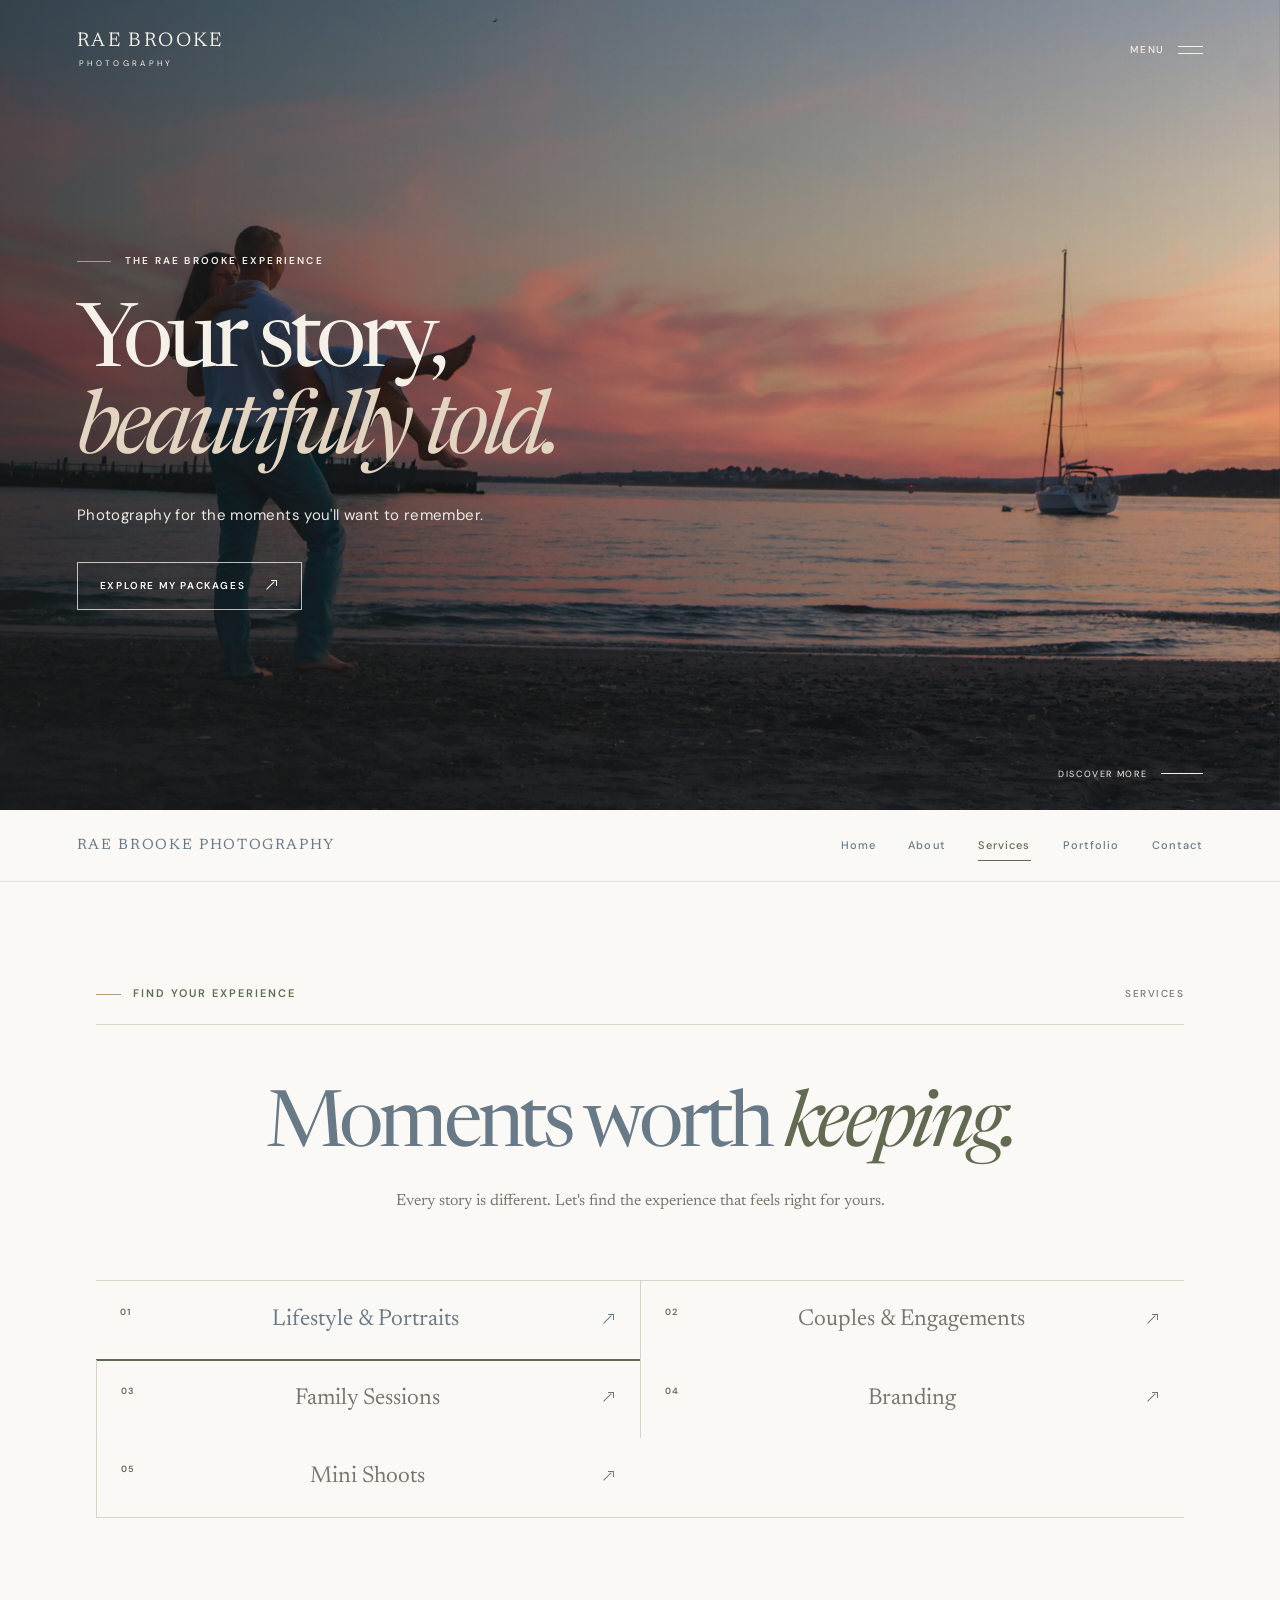
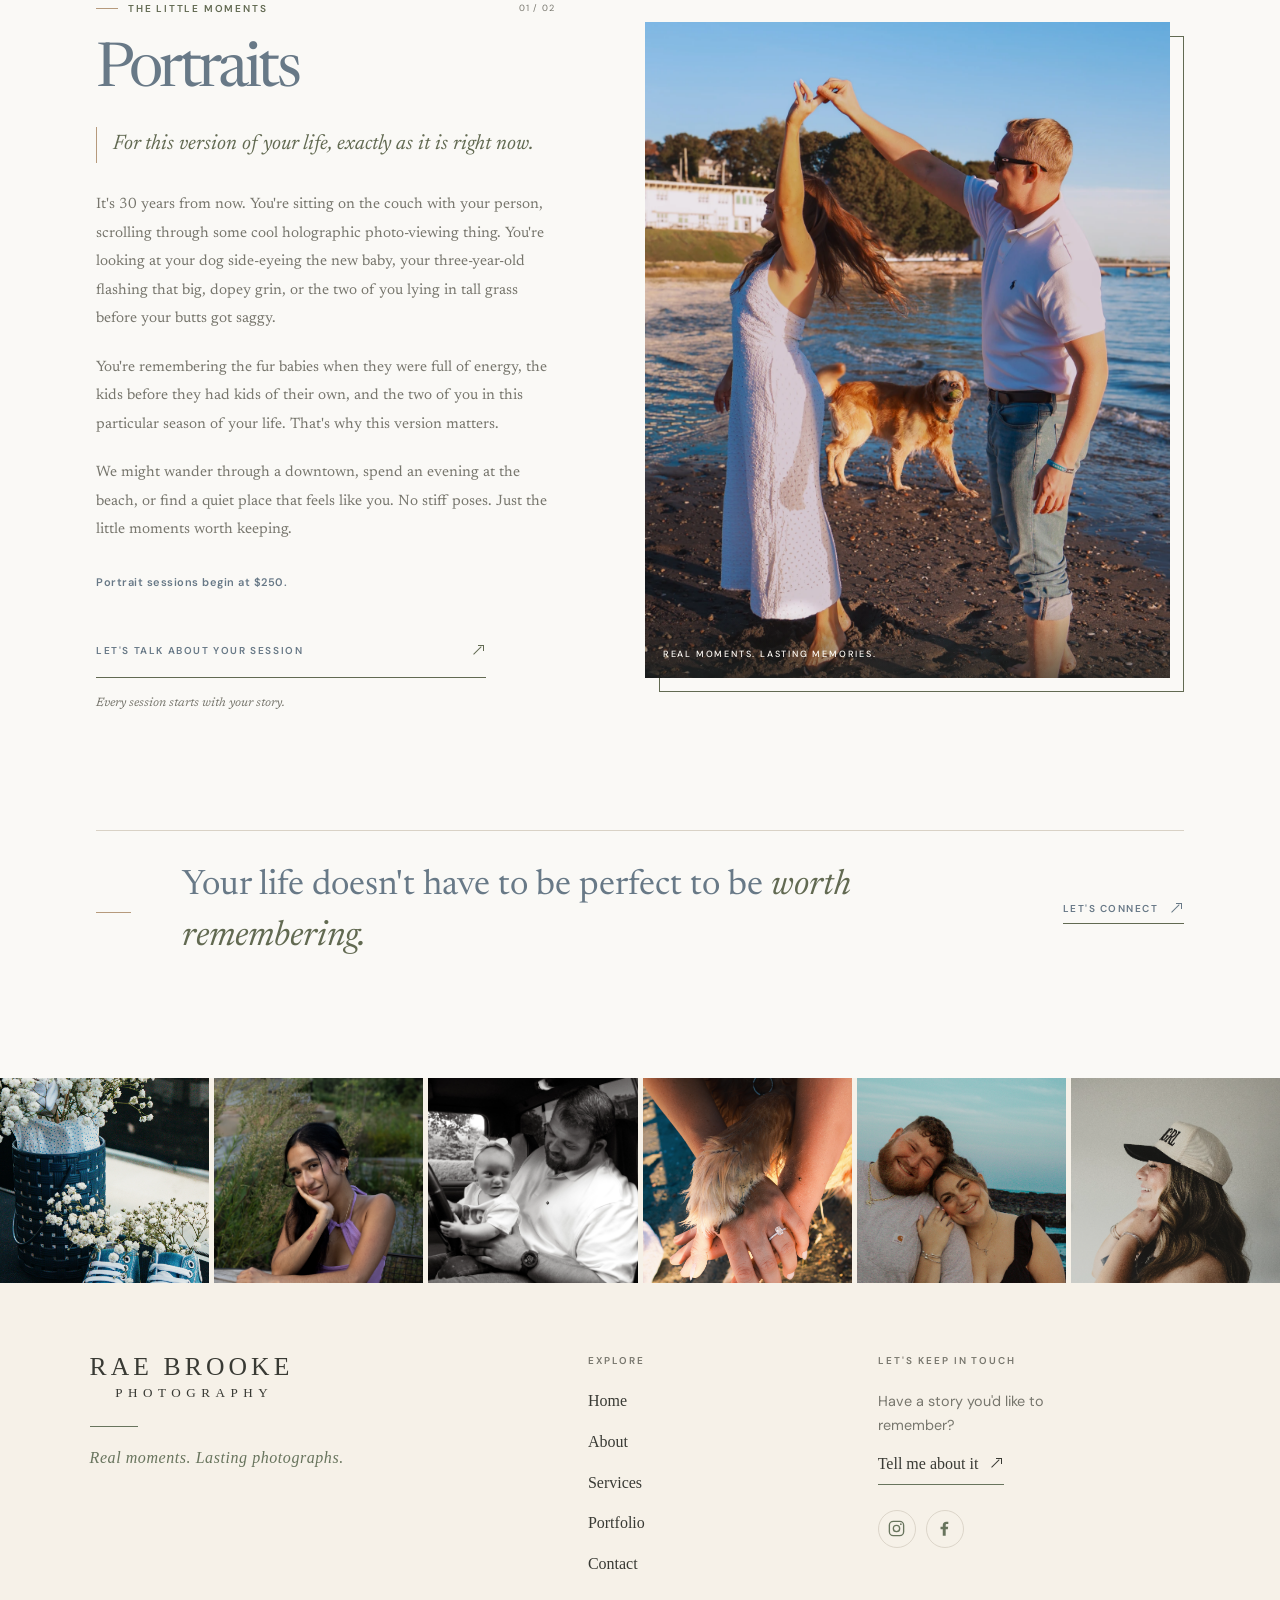
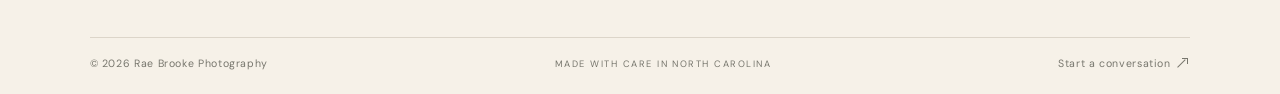
<file: services.html>
<!DOCTYPE html>
<html lang="en">
<head>
  <meta charset="UTF-8">
  <meta name="viewport" content="width=device-width, initial-scale=1">

  <meta
    name="description"
    content="Explore portrait and branding photography with Rae Brooke Photography in North Carolina."
  >

  <title>Photography Services | Rae Brooke Photography</title>

  <link rel="stylesheet" href="/CSS/global.css">
  <link rel="stylesheet" href="/CSS/header.css">
  <link rel="stylesheet" href="/CSS/hero.css">
  <link rel="stylesheet" href="/CSS/sticky-nav.css">
  <link rel="stylesheet" href="/CSS/services.css">
  <link rel="stylesheet" href="/CSS/footer.css">
</head>

<body class="services-page-body">

  <main>
    <!-- =====================================
         SERVICES HERO
         Shared hero styles remain unchanged.
    ====================================== -->

    <section class="hero">
      <img
        class="hero-image"
        src="/Images/services-hero.jpg"
        alt="A couple enjoying a moment together by the water"
        fetchpriority="high"
      >

      <div class="hero-overlay"></div>
      <!-- Shared header -->
      <div id="shared-header"></div>
      <div class="hero-content">
        <p class="eyebrow">THE RAE BROOKE EXPERIENCE</p>

        <h1>
          Your story,<br>
          <em>beautifully told.</em>
        </h1>

        <p class="hero-subtitle">
          Photography for the moments you'll want to remember.
        </p>

        <a class="button hero-button" href="#packages">
          <span class="hero-button-text">EXPLORE MY PACKAGES</span>
          <span class="arrow-up-right" aria-hidden="true"></span>
        </a>
      </div>

      <a
        class="hero-scroll"
        href="#packages"
        aria-label="Scroll to explore photography packages"
      >
        <span>DISCOVER MORE</span>
        <span class="scroll-line" aria-hidden="true"></span>
      </a>
    </section>


    <!-- =====================================
         SHARED STICKY NAVIGATION
    ====================================== -->

    <div id="shared-sticky-nav"></div>


    <!-- =====================================
         EDITORIAL SERVICES
    ====================================== -->

    <section class="services-section" id="packages">

      <!-- Section heading -->

      <div class="services-heading">
        <div class="services-heading-top">
          <p class="services-heading-eyebrow">
            FIND YOUR EXPERIENCE
          </p>

          <span class="services-heading-details">
            SERVICES
          </span>
        </div>

        <h2 class="packages-title">
          Moments worth <em>keeping.</em>
        </h2>

        <p class="packages-subtitle">
          Every story is different. Let's find the experience
          that feels right for yours.
        </p>
      </div>


      <!-- Package selector -->

      <nav class="package-nav" aria-label="Photography packages">

        <button
          type="button"
          data-package="portraits"
          aria-pressed="true"
          class="active"
        >
          <span class="package-nav-number">01</span>
          Lifestyle & Portraits
         <!-- <span class="package-nav-arrow" aria-hidden="true">↗</span> -->
          <span class="arrow-up-right" aria-hidden="true"></span>
        </button>

        <button
          type="button"
          data-package="couples"
          aria-pressed="true"
          class="active"
        >
          <span class="package-nav-number">02</span>
          Couples & Engagements
         <!-- <span class="package-nav-arrow" aria-hidden="true">↗</span> -->
          <span class="arrow-up-right" aria-hidden="true"></span>
        </button>

        <button
          type="button"
          data-package="family"
          aria-pressed="true"
          class="active"
        >
          <span class="package-nav-number">03</span>
          Family Sessions
         <!-- <span class="package-nav-arrow" aria-hidden="true">↗</span> -->
          <span class="arrow-up-right" aria-hidden="true"></span>
        </button>       

        <button
          type="button"
          data-package="branding"
          aria-pressed="false"
        >
          <span class="package-nav-number">04</span>
          Branding
        <!--  <span class="package-nav-arrow" aria-hidden="true">↗</span> -->
          <span class="arrow-up-right" aria-hidden="true"></span>
        </button>

        <button
          type="button"
          data-package="mini-shoots"
          aria-pressed="true"
          class="active"
        >
          <span class="package-nav-number">05</span>
          Mini Shoots
         <!-- <span class="package-nav-arrow" aria-hidden="true">↗</span> -->
          <span class="arrow-up-right" aria-hidden="true"></span>
        </button>

      </nav>


      <!-- Selected package -->

      <div
        class="package-content"
        role="region"
        aria-label="Selected photography package"
        aria-live="polite"
      >
        <article class="description">
          <div class="package-heading-top">
            <p class="package-eyebrow" id="package-eyebrow">
              THE LITTLE MOMENTS
            </p>
            <span class="package-index" id="package-index">
              01 / 05
            </span>
          </div>
          <h2 id="package-title">Lifestyle & Portraits</h2>
          <p class="intro" id="package-intro">
            For this version of your life, exactly as it is right now.
          </p>
          <div id="package-description" aria-live="polite">
            <p>
              It's 30 years from now. You're sitting on the couch
              with your person, scrolling through some cool
              holographic photo-viewing thing. You're looking at
              your dog side-eyeing the new baby, your three-year-old
              flashing that big, dopey grin, or the two of you lying
              in tall grass before your butts got saggy.
            </p>
            <p>
              You're remembering the fur babies when they were
              full of energy, the kids before they had kids of
              their own, and the two of you in this particular
              season of your life. That's why this version matters.
            </p>
            <p>
              We might wander through a downtown, spend an evening
              at the beach, or find a quiet place that feels like
              you. No stiff poses. Just the little moments worth
              keeping.
            </p>
            <p class="package-price">
              Portrait sessions begin at $250.
            </p>
          </div>
          <a
            href="/contact.html?session=Portraits"
            class="inquire-button"
            id="package-inquiry"
          >
            <span>LET'S TALK ABOUT YOUR SESSION</span>
            <span class="arrow-up-right" aria-hidden="true"></span>
          </a>
          <p class="package-footnote">
            Every session starts with your story.
          </p>
        </article>


        <!-- Package photograph -->

        <figure class="photo-frame">

          <img
            id="package-image"
            src="/Images/Portfolio/Colleen_Chris_Sunset.jpg"
            alt="A couple sharing a romantic moment outdoors"
            loading="eager"
            decoding="async"
          >
          <figcaption class="photo-caption" id="package-caption">
            REAL MOMENTS. LASTING MEMORIES.
          </figcaption>

        </figure>

      </div>


      <!-- Closing statement -->

      <div class="services-closing">
        <span class="services-closing-rule" aria-hidden="true"></span>

        <p>
          Your life doesn't have to be perfect to be
          <em>worth remembering.</em>
        </p>

        <a href="/contact.html">
          LET'S CONNECT <span class="arrow-up-right" aria-hidden="true"></span>
        </a>
      </div>

    </section>

  </main>


  <!-- =====================================
       SHARED FOOTER
  ====================================== -->

  <div id="shared-footer"></div>


  <!-- =====================================
       PAGE SCRIPTS
  ====================================== -->

  <script src="/Javascript/services.js" defer></script>
  <script src="/Javascript/header.js"></script>
  <script src="/Javascript/hero.js"></script>
  <script src="/Javascript/sticky-nav.js" defer></script>
  <script src="/Javascript/footer.js" defer></script>

</body>
</html>
</file>
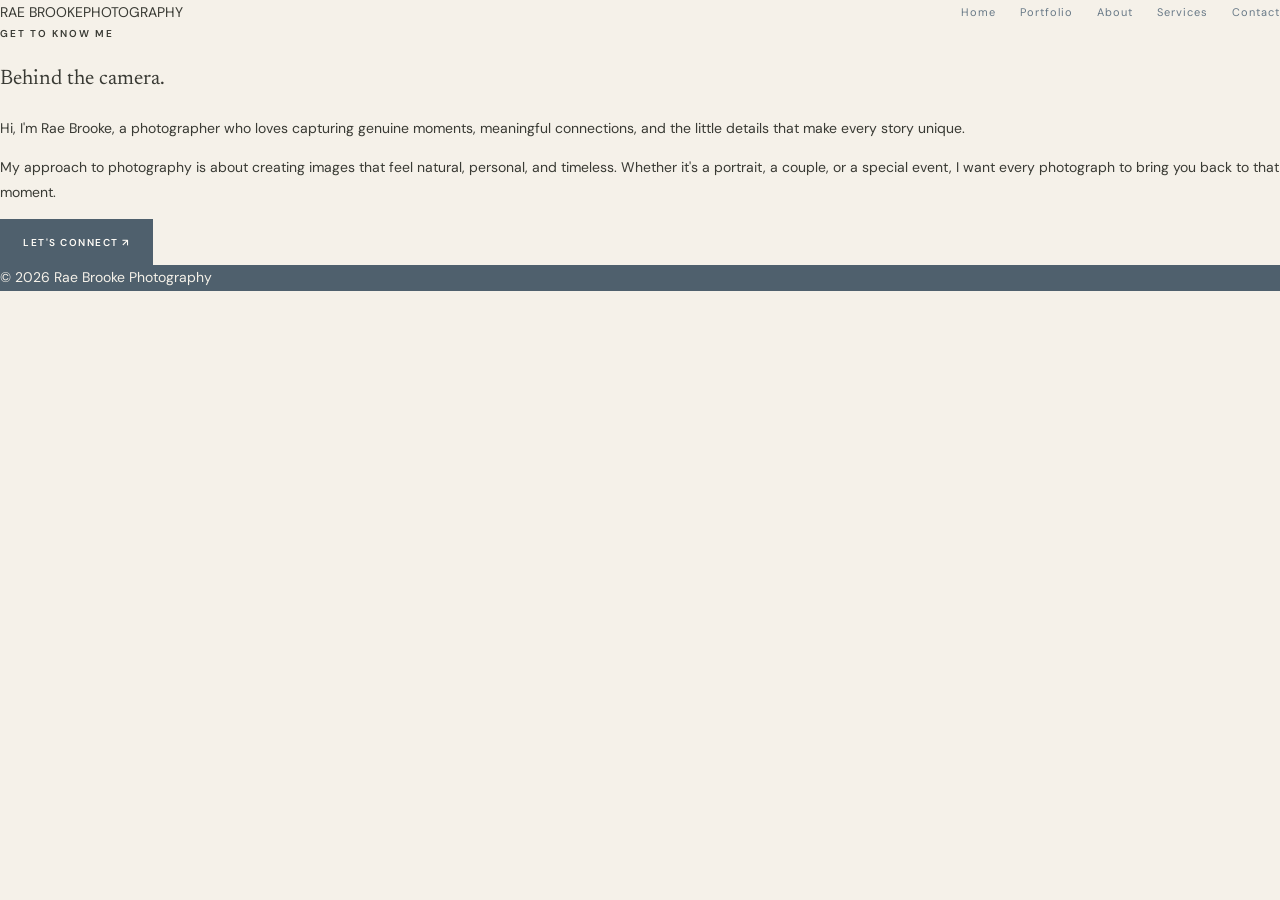
<file: Views/About/about.html>
<!DOCTYPE html>
<html lang="en">
<head>
  <meta charset="UTF-8">
  <meta name="viewport" content="width=device-width, initial-scale=1.0">
  <title>About | Rae Brooke Photography</title>
  <link rel="stylesheet" href="/CSS/global.css">
</head>
<body>

  <header class="contact-header">
    <a class="contact-logo" href="index.html">
      RAE BROOKE<span>PHOTOGRAPHY</span>
    </a>

    <nav aria-label="Main navigation">
      <a href="index.html">Home</a>
      <a href="Views/Portfolio/portfolio.html">Portfolio</a>
      <a href="Views/About/about.html">About</a>
      <a href="Views/Services/services.html">Services</a>
      <a href="Views/Contact/contact.html" aria-current="page">Contact</a>
    </nav>
  </header>

  <main class="about-page">
    <section class="about-content">
      <p class="eyebrow">GET TO KNOW ME</p>
      <h1>Behind the camera.</h1>

      <p>
        Hi, I'm Rae Brooke, a photographer who loves capturing
        genuine moments, meaningful connections, and the little
        details that make every story unique.
      </p>

      <p>
        My approach to photography is about creating images that
        feel natural, personal, and timeless. Whether it's a portrait,
        a couple, or a special event, I want every photograph to
        bring you back to that moment.
      </p>

      <a class="button" href="contact.html">LET'S CONNECT ↗</a>
    </section>
  </main>

  <footer>
    <p>© 2026 Rae Brooke Photography</p>
  </footer>

</body>
</html>
</file>
<file: CSS/global.css>
/* ========================================
   RAE BROOKE PHOTOGRAPHY
   NOSTALGIC EDITORIAL DESIGN SYSTEM
======================================== */

@import url('https://fonts.googleapis.com/css2?family=DM+Sans:wght@400;500;600;700&family=Newsreader:opsz,wght@6..72,400;6..72,500;6..72,600&display=swap');

:root {
  /* Warm, print-inspired palette */
  --color-denim: #687987;
  --color-denim-dark: #4F606D;
  --color-sage: #A5A88F;
  --color-sage-light: #E8E5DA;
  --color-sage-dark: #626A52;
  --color-tan: #B69A7C;
  --color-ivory: #F5F1E9;
  --color-soft-ivory: #FAF9F6;
  --color-white: #FFFCF7;
  --color-text: #393A34;
  --color-text-muted: #77766D;
  --color-line: #D9D2C6;
  --color-overlay: rgb(32 34 31 / 42%);

  --font-serif: "Newsreader", Georgia, "Times New Roman", serif;
  --font-sans: "DM Sans", Arial, Helvetica, sans-serif;

  --content-width: 1500px;
  --page-gutter: clamp(22px, 6vw, 100px);
  --section-space: clamp(76px, 10vw, 148px);
  --transition-fast: 200ms ease;
  --transition-standard: 320ms ease;
}

*,
*::before,
*::after {
  box-sizing: border-box;
}

html {
  scroll-behavior: smooth;
  scroll-padding-top: 90px;
  -webkit-text-size-adjust: 100%;
}

body {
  min-width: 320px;
  margin: 0;
  background: var(--color-ivory);
  color: var(--color-text);
  font-family: var(--font-sans);
  font-size: 14px;
  line-height: 1.8;
  -webkit-font-smoothing: antialiased;
  -moz-osx-font-smoothing: grayscale;
}

img {
  display: block;
  max-width: 100%;
}

button,
input,
select,
textarea {
  font: inherit;
}

button,
a {
  -webkit-tap-highlight-color: transparent;
}

a {
  color: inherit;
  text-decoration: none;
}

button {
  color: inherit;
}

h1,
h2,
h3,
h4,
p {
  overflow-wrap: break-word;
}

h1,
h2,
h3,
h4 {
  font-family: var(--font-serif);
  font-weight: 400;
}

p {
  margin-top: 0;
}

::selection {
  background: var(--color-sage-light);
  color: var(--color-denim-dark);
}

:focus-visible {
  outline: 2px solid var(--color-sage-dark);
  outline-offset: 4px;
}

@media (prefers-reduced-motion: reduce) {
  html { scroll-behavior: auto; }
  *,
  *::before,
  *::after {
    scroll-behavior: auto !important;
    animation-duration: 0.01ms !important;
    animation-iteration-count: 1 !important;
    transition-duration: 0.01ms !important;
  }
}

/* Shared section labels */
.section-eyebrow,
.eyebrow {
  font-family: var(--font-sans);
  font-size: 10px;
  font-weight: 600;
  letter-spacing: 0.2em;
  line-height: 1.8;
  text-transform: uppercase;
}

.section-eyebrow {
  margin: 0 0 18px;
  color: var(--color-sage-dark);
}

/* Shared site header defaults; page-specific layout lives in its own CSS. */
header {
  display: flex;
  align-items: center;
  justify-content: space-between;
  gap: 24px;
}

.logo {
  color: var(--color-denim);
  font-family: var(--font-sans);
  font-size: 14px;
  font-weight: 700;
  letter-spacing: 3px;
}

header nav {
  display: flex;
  align-items: center;
  flex-wrap: wrap;
  gap: 24px;
}

header nav a {
  color: var(--color-denim);
  font-family: var(--font-sans);
  font-size: 11px;
  letter-spacing: 1px;
  transition: color var(--transition-fast);
}

header nav a:hover { color: var(--color-sage-dark); }

/* Shared button language */
.button {
  display: inline-flex;
  align-items: center;
  justify-content: center;
  gap: 14px;
  min-height: 46px;
  padding: 13px 22px;
  border: 1px solid var(--color-denim-dark);
  border-radius: 0;
  background: var(--color-denim-dark);
  color: var(--color-white);
  font-family: var(--font-sans);
  font-size: 10px;
  font-weight: 600;
  letter-spacing: 0.15em;
  line-height: 1.5;
  text-align: center;
  text-transform: uppercase;
  cursor: pointer;
  transition: background-color var(--transition-fast), border-color var(--transition-fast), color var(--transition-fast), transform var(--transition-fast);
}

.button:hover {
  border-color: var(--color-sage-dark);
  background: var(--color-sage-dark);
  color: var(--color-white);
  transform: translateY(-2px);
}

.button span[aria-hidden="true"] {
  display: inline-block;
  font-size: 15px;
  line-height: 1;
}


/* =========================================
   REFINED MINIMAL ARROW
========================================= */

.arrow-up-right {
  display: inline-block;
  position: relative;
  width: 16px;
  height: 16px;
  flex: 0 0 16px;
  color: inherit;
  vertical-align: middle;
  overflow: visible;
  transition: transform 220ms ease;
}

.arrow-up-right::before {
  content: "";
  position: absolute;
  top: 7px;
  left: 2px;
  width: 11px;
  height: 1.25px;
  background: currentColor;
  transform: rotate(-45deg);
  transform-origin: center;
}

.arrow-up-right::after {
  content: "";
  position: absolute;
  top: 2px;
  right: 2px;
  width: 6px;
  height: 6px;
  border-top: 1.25px solid currentColor;
  border-right: 1.25px solid currentColor;
  box-sizing: border-box;
}

/* Optional subtle hover interaction */
a:hover .arrow-up-right {
  transform: translate(2px, -2px);
}

@media (prefers-reduced-motion: reduce) {
  .arrow-up-right {
    transition: none;
  }
}



/* Shared footer colors */
footer {
  background: var(--color-denim-dark);
  color: var(--color-ivory);
}

@media (max-width: 600px) {
  header nav { justify-content: center; gap: 12px 16px; }
  header nav a { font-size: 10px; }
  .button { min-height: 44px; padding: 12px 18px; font-size: 9px; }
}
</file>
<file: CSS/header.css>
/* =========================================
   SHARED HERO HEADER / DROPDOWN MENU
   Kept available for pages using the shared hero template
========================================= */

#shared-header {
  position: absolute;
  z-index: 100;
  inset: 0;
  height: 0;
  pointer-events: none;
}

.hero-header {
  position: absolute;
  z-index: 100;
  top: 0;
  left: 0;
  display: flex;
  align-items: center;
  justify-content: space-between;
  gap: 24px;
  width: 100%;
  padding: 30px var(--page-gutter);
  color: var(--color-ivory);
  pointer-events: auto;
}

.hero-menu,
.hero-menu-toggle,
.hero-dropdown { pointer-events: auto; }

.hero-header-logo {
  display: inline-flex;
  flex-direction: column;
  align-items: flex-start;
  gap: 5px;
  color: var(--color-ivory);
}

.logo-name {
  font-family: var(--font-serif);
  font-size: clamp(15px, 1.6vw, 20px);
  font-weight: 400;
  letter-spacing: 0.12em;
  line-height: 1.1;
}

.logo-subtitle {
  padding-left: 2px;
  font-size: 8px;
  letter-spacing: 0.42em;
  line-height: 1.5;
}

.hero-menu { position: relative; flex-shrink: 0; }

.hero-menu-toggle {
  display: flex;
  align-items: center;
  justify-content: center;
  gap: 13px;
  padding: 10px 0;
  border: 0;
  background: transparent;
  color: var(--color-ivory);
  font-family: var(--font-sans);
  font-size: 10px;
  font-weight: 500;
  letter-spacing: 0.18em;
  cursor: pointer;
}

.menu-label { line-height: 1; }
.menu-icon { display: flex; flex-direction: column; gap: 6px; width: 25px; }
.menu-icon span {
  display: block;
  width: 25px;
  height: 1px;
  background: currentColor;
  transition: transform var(--transition-fast), width var(--transition-fast);
}

.hero-menu-toggle[aria-expanded="true"] .menu-icon span:first-child { transform: translateY(3.5px) rotate(45deg); }
.hero-menu-toggle[aria-expanded="true"] .menu-icon span:last-child { transform: translateY(-3.5px) rotate(-45deg); }
.hero-menu-toggle:hover .menu-icon span:last-child { width: 18px; }
.hero-menu-toggle[aria-expanded="true"]:hover .menu-icon span:last-child { width: 25px; }

/* =========================================
   FULL-SCREEN EDITORIAL NAVIGATION
   Desktop + shared foundation
========================================= */

.hero-dropdown {
  position: fixed;
  inset: 0;
  z-index: 2000;

  display: flex;
  flex-direction: column;
  justify-content: center;
  align-items: center;

  width: 100%;
  max-width: none;
  height: 100vh;
  height: 100dvh;
  overflow-y: auto;
  overscroll-behavior: contain;

  box-sizing: border-box;
  padding: 100px 30px 50px;

  background: var(--color-ivory);
  border: 0;
  box-shadow: none;

  animation: editorial-menu-enter 280ms ease-out;
}

.hero-dropdown[hidden] {
  display: none;
}

/* Navigation links */
.hero-dropdown a {
  display: block;
  width: min(100%, 520px);
  padding: 22px 8px;

  color: var(--color-text);
  font-family: var(--font-serif);
  font-size: clamp(25px, 3vw, 38px);
  font-weight: 400;
  line-height: 1.2;
  letter-spacing: 0.005em;
  text-align: center;
  text-decoration: none;

  border-bottom: none;

  transition:
    color var(--transition-fast),
    opacity var(--transition-fast);
}

.hero-dropdown a:hover {
  color: var(--color-sage-dark);
  opacity: 0.8;
}

.hero-dropdown a:focus-visible {
  outline: 2px solid var(--color-denim);
  outline-offset: 4px;
}

@keyframes dropdown-enter {
  from { opacity: 0; transform: translateY(-6px); }
  to { opacity: 1; transform: translateY(0); }
}

.hero-header-logo:focus-visible,
.hero-menu-toggle[aria-expanded="true"] {
  position: relative;
  z-index: 2001;
  color: var(--color-text);
}

@keyframes editorial-menu-enter {
  from {
    opacity: 0;
    transform: translateY(-10px);
  }

  to {
    opacity: 1;
    transform: translateY(0);
  }
}

@media (max-width: 600px) {
  .hero-header {
    padding: 24px 6%;
  }

  .logo-name {
    font-size: 19px;
    letter-spacing: 0.1em;
  }

  .logo-subtitle {
    font-size: 8px;
    letter-spacing: 0.32em;
  }

  .hero-menu-toggle {
    gap: 9px;
  }

  /* Full-screen mobile navigation */
  .hero-menu {
    position: static;
  }

  .hero-dropdown {

  overflow-y: auto;
  overscroll-behavior: contain;
     
    position: fixed;
    inset: 0;
    z-index: 2000;

    display: flex;
    flex-direction: column;
    justify-content: center;
    align-items: center;
    gap: 10px;

    width: 100%;
    max-width: none;
    height: 100vh;
    height: 100dvh;
    overflow-y: auto;

    padding: 100px 24px 40px;
    box-sizing: border-box;

    background: var(--color-ivory);
    border: 0;
    box-shadow: none;

    animation: mobile-menu-enter 220ms ease-out;
  }

  .hero-dropdown[hidden] {
    display: none;
  }

  .hero-dropdown a {
  display: block;
  width: 100%;
  max-width: 340px;
  padding: 20px 12px;

  color: var(--color-text);
  font-family: var(--font-serif);
  font-size: 22px;
  font-weight: 400;
  line-height: 1.3;
  text-align: center;
  letter-spacing: 0.01em;

  transition:
    background-color var(--transition-fast),
    color var(--transition-fast);
}

.hero-dropdown a:hover {
  padding-left: 12px;
  color: var(--color-sage-dark);
  background: #ECE7DD;
}

  /* Keep the menu toggle above the full-screen overlay */
  .hero-menu-toggle {
    position: relative;
    z-index: 2001;
  }

  .hero-menu-toggle[aria-expanded="true"] {
    color: var(--color-text);
  }

  .hero-menu-toggle[aria-expanded="true"]:hover .menu-icon span:last-child {
    width: 25px;
  }
}

@keyframes mobile-menu-enter {
  from {
    opacity: 0;
  }

  to {
    opacity: 1;
  }
}
@media (prefers-reduced-motion: reduce) {
  .hero-dropdown, .menu-icon span, .hero-dropdown a { animation: none; transition: none; }
}


/* Hide sticky navigation while the full-screen menu is open */
body.menu-open #shared-sticky-nav {
  visibility: hidden;
  pointer-events: none;
}
</file>
<file: CSS/hero.css>
/* =========================================
   PHOTOGRAPHY-LED HERO
   Shared across all pages
========================================= */

.hero {
  position: relative;
  isolation: isolate;
  display: flex;
  align-items: center;
  justify-content: flex-start;
  min-height: 90vh;
  min-height: 90svh;
  padding: clamp(145px, 18vh, 210px) var(--page-gutter) 110px;
  overflow: hidden;
  background: var(--color-denim-dark);
  color: var(--color-ivory);
  text-align: left;
}

.hero-image {
  position: absolute;
  z-index: 0;
  inset: 0;
  width: 100%;
  height: 100%;
  object-fit: cover;
  object-position: center 42%;
  animation: hero-image-arrive 1.2s ease both;
}

.hero-overlay {
  position: absolute;
  z-index: 1;
  inset: 0;
  background: linear-gradient(90deg, rgb(24 28 26 / 58%) 0%, rgb(24 28 26 / 34%) 48%, rgb(24 28 26 / 12%) 100%), linear-gradient(0deg, rgb(24 28 26 / 28%) 0%, transparent 48%);
  pointer-events: none;
}

#shared-header {
  position: absolute;
  z-index: 10;
  inset: 0;
  pointer-events: none;
}

#shared-header .hero-header { pointer-events: auto; }

.hero-content {
  position: relative;
  z-index: 2;
  width: min(100%, 850px);
  margin: 0;
  animation: hero-copy-arrive 850ms 120ms ease both;
}

.hero .eyebrow {
  display: flex;
  align-items: center;
  gap: 14px;
  margin: 0 0 clamp(20px, 3vw, 32px);
  color: var(--color-ivory);
  font-size: 10px;
  letter-spacing: 0.22em;
}

.hero .eyebrow::before {
  content: "";
  display: inline-block;
  width: 34px;
  height: 1px;
  background: var(--color-tan);
}



.hero h1 {
  margin: 0 0 25px;
  color: var(--color-ivory, #FAF9F6);
  font-family: var(--font-serif);
  font-size: clamp(50px, 7vw, 88px);
  font-weight: 400;
  letter-spacing: -0.055em;
  line-height: 0.99;
}

.hero h1 em {
  color: #E2D4C1;
  font-weight: 400;
  font-style: italic;
}

.hero .hero-subtitle {
  max-width: 440px;
  margin: 0 0 32px;
  color: rgb(255 252 247 / 90%);
  font-size: clamp(13px, 1.2vw, 15px);
  font-weight: 400;
  letter-spacing: 0.025em;
  line-height: 1.9;
}

.hero .hero-button {
  display: inline-flex;
  align-items: center;
  justify-content: center;
  gap: 18px;
  min-height: 48px;
  padding: 14px 22px;
  border: 1px solid rgb(255 252 247 / 72%);
  background: transparent;
  color: var(--color-white);
  font-size: 10px;
  font-weight: 600;
  letter-spacing: 0.16em;
  line-height: 1.5;
  transition: background-color var(--transition-fast), color var(--transition-fast), border-color var(--transition-fast);
}

.hero .hero-button:hover {
  border-color: var(--color-ivory);
  background: var(--color-ivory);
  color: var(--color-text);
  transform: none;
}

.hero .hero-button:focus-visible {
  outline: 2px solid var(--color-ivory);
  outline-offset: 5px;
}

.hero-scroll {
  position: absolute;
  right: var(--page-gutter);
  bottom: 28px;
  z-index: 2;
  display: flex;
  align-items: center;
  gap: 14px;
  color: var(--color-ivory);
  font-size: 9px;
  letter-spacing: 0.18em;
  text-transform: uppercase;
}

.scroll-line {
  display: block;
  width: 42px;
  height: 1px;
  background: var(--color-ivory);
  transform-origin: left;
  animation: scroll-line-motion 1.8s ease-in-out infinite;
}

@keyframes scroll-line-motion {
  0%, 100% { transform: scaleX(0.55); opacity: 0.45; }
  50% { transform: scaleX(1); opacity: 1; }
}

@keyframes hero-copy-arrive {
  from { opacity: 0; transform: translateY(16px); }
  to { opacity: 1; transform: translateY(0); }
}

@keyframes hero-image-arrive {
  from { transform: scale(1.035); }
  to { transform: scale(1); }
}

@media (max-width: 700px) {
  .hero {
    min-height: 84svh;
    padding: 145px 7% 105px;
  }

  .hero-overlay {
    background: linear-gradient(90deg, rgb(24 28 26 / 54%) 0%, rgb(24 28 26 / 30%) 100%), linear-gradient(0deg, rgb(24 28 26 / 30%) 0%, transparent 58%);
  }

  .hero h1 {
    font-size: clamp(53px, 13vw, 84px);
    letter-spacing: -0.05em;
  }

  .hero .eyebrow { font-size: 9px; letter-spacing: 0.15em; }
  .hero .hero-subtitle { max-width: 340px; font-size: 13px; }
  .hero-scroll { right: 7%; bottom: 23px; font-size: 8px; }
  .scroll-line { width: 28px; }
}

@media (max-width: 380px) {
  .hero { padding-right: 6%; padding-left: 6%; }
  .hero h1 { font-size: 48px; }
  .hero .eyebrow { letter-spacing: 0.1em; }
}

@media (prefers-reduced-motion: reduce) {
  .hero-image, .hero-content, .scroll-line { animation: none; }
}
</file>
<file: CSS/sticky-nav.css>
/* =========================================
   SHARED STICKY NAVIGATION
   Quiet, editorial navigation band
========================================= */

#shared-sticky-nav {
  position: sticky;
  top: 0;
  z-index: 1000;
  width: 100%;
}

.sticky-nav {
  position: relative;
  display: flex;
  align-items: center;
  justify-content: space-between;
  gap: 25px;
  width: 100%;
  min-height: 72px;
  padding: 16px var(--page-gutter);
  background: var(--color-soft-ivory, #FAF9F6);
  border-bottom: 1px solid #E3E0D8;
  backdrop-filter: blur(12px);
}

.sticky-brand {
  flex-shrink: 0;
  color: var(--color-denim, #53677D);
  font-family: var(--font-serif);
  font-size: 15px;
  letter-spacing: 0.11em;
}

.sticky-links {
  display: flex;
  align-items: center;
  justify-content: flex-end;
  flex-wrap: wrap;
  gap: clamp(16px, 2.5vw, 34px);
}

.sticky-links a {
  position: relative;
  padding: 8px 0;
  color: var(--color-denim, #53677D);
  font-family: var(--font-sans);
  font-size: 11px;
  font-weight: 500;
  letter-spacing: 0.1em;
  transition: color var(--transition-fast);
}

.sticky-links a::after {
  position: absolute;
  right: 0;
  bottom: 2px;
  left: 0;
  height: 1px;
  background: var(--color-sage-dark);
  content: "";
  transform: scaleX(0);
  transform-origin: left;
  transition: transform var(--transition-fast);
}

.sticky-links a:hover,
.sticky-links a[aria-current="page"] { color: var(--color-sage-dark); }
.sticky-links a:hover::after,
.sticky-links a:focus-visible::after,
.sticky-links a[aria-current="page"]::after { transform: scaleX(1); }

.sticky-brand:focus-visible,
.sticky-links a:focus-visible { outline: 2px solid var(--color-denim); outline-offset: 5px; }

@media (max-width: 1000px) {
  .sticky-nav { padding-right: 5%; padding-left: 5%; }
  .sticky-links { gap: 18px; }
}

@media (max-width: 700px) {
  .sticky-nav { justify-content: center; min-height: 58px; padding: 11px 5%; }
  .sticky-brand { display: none; }
  .sticky-links { justify-content: center; gap: 8px 20px; }
  .sticky-links a { padding: 6px 0; font-size: 9px; letter-spacing: 0.06em; }
}

@media (max-width: 380px) {
  .sticky-links { gap: 7px 13px; }
  .sticky-links a { font-size: 8px; }
}

@media (prefers-reduced-motion: reduce) {
  .sticky-links a, .sticky-links a::after { transition: none; }
}
</file>
<file: CSS/index.css>
/* ========================================
   HOMEPAGE — EDITORIAL STORYTELLING
======================================== */

/* Small section markers */
.home-editorial-top {
  display: flex;
  align-items: center;
  justify-content: space-between;
  gap: 18px;
  width: 100%;
  padding-bottom: 16px;
  border-bottom: 1px solid var(--color-line);
}

.home-editorial-top p,
.home-editorial-top span {
  margin: 0;
  color: var(--color-text-muted);
  font-size: 9px;
  font-weight: 600;
  letter-spacing: 0.17em;
  line-height: 1.8;
  text-transform: uppercase;
}

/* ========================================
   ABOUT INTRODUCTION
======================================== */

.home-page .about-intro {
  display: grid;
  grid-template-columns: minmax(0, 0.92fr) minmax(0, 1.08fr);
  align-items: center;
  gap: clamp(40px, 5vw, 75px);
  width: 100%;
  max-width: 1720px;
  margin: 0 auto;
  padding: var(--section-space) var(--page-gutter);
  background: var(--color-soft-ivory);
  scroll-margin-top: 90px;
}

.home-page .about-content {
  display: flex;
  flex-direction: column;
  align-items: flex-start;
  width: 100%;
  max-width: 570px;
  margin: 0 auto;
}

.home-page .about-content .section-eyebrow {
  display: flex;
  align-items: center;
  gap: 13px;
  margin: 0 0 22px;
/*  color: var(--color-sage-dark); */
  font-size: 9px;
  letter-spacing: 0.2em;
}

.home-page .about-content .section-eyebrow::before {
  content: "";
  display: block;
  width: 30px;
  height: 1px;
  flex: 0 0 auto;
  background: var(--color-tan);
}

.home-page .about-content h2 {
  margin: 0 0 22px;
  color: var(--color-denim);
  font-family: var(--font-serif);
  font-size: clamp(46px, 5.6vw, 76px);
  font-weight: 400;
  letter-spacing: -0.055em;
  line-height: 0.98;
}

.home-page .about-content h2 em {
  color: var(--color-sage-dark);
  font-weight: 400;
  font-style: italic;
}

.home-page .about-content .about-subtitle {
  max-width: 430px;
  margin: 0 0 27px;
  color: var(--color-denim);
  font-size: 9px;
  font-weight: 600;
  letter-spacing: 0.15em;
  line-height: 2;
}

.home-page .about-content > p:not(.section-eyebrow):not(.about-subtitle) {
  max-width: 490px;
  margin: 0 0 17px;
/*  color: var(--color-text-muted); */
  font-family: var(--font-serif);
  font-size: clamp(16px, 1.4vw, 18px);
  font-weight: 400;
  line-height: 1.85;
}

.home-page .about-content > p:last-of-type {
  color: var(--color-text);
  font-style: italic;
}

.home-page .about-content .about-button {
  display: inline-flex;
  align-items: center;
  justify-content: center;
  gap: 15px;
  min-height: 44px;
  margin-top: 11px;
  padding: 10px 0;
  border: 0;
  border-bottom: 1px solid var(--color-sage-dark);
  border-radius: 0;
  background: transparent;
  color: var(--color-denim);
  font-family: var(--font-sans);
  font-size: 9px;
  font-weight: 600;
  letter-spacing: 0.16em;
  line-height: 1.5;
  transition: color var(--transition-fast), border-color var(--transition-fast);
}

.home-page .about-content .about-button:hover {
  border-color: var(--color-tan);
  background: transparent;
  color: var(--color-sage-dark);
  transform: none;
}

.home-page .about-content .about-button span {
  display: inline-block;
  color: var(--color-sage-dark);
  font-size: 16px;
  transition: transform var(--transition-fast);
}

.home-page .about-content .about-button:hover span { transform: translate(3px, -3px); }

.home-page .about-image {
  position: relative;
  z-index: 0;
  isolation: isolate;
  width: 100%;
  max-width: 650px;
  min-width: 0;
  margin: 0 0 18px auto;
  background: var(--color-sage-light);
}

.home-page .about-image::before {
  content: "";
  position: absolute;
  z-index: -1;
  top: 18px;
  right: -18px;
  bottom: -18px;
  left: 18px;
  border: 1px solid var(--color-tan);
  pointer-events: none;
}

.home-page .about-image img {
  display: block;
  width: 100%;
  height: auto;
  aspect-ratio: 4 / 5;
  object-fit: cover;
  object-position: center 40%;
}

/* ========================================
   SELECTED WORK — UPDATE IMAGE PATHS HERE
======================================== */

.home-selected-work {
  padding: clamp(64px, 8vw, 112px) var(--page-gutter) clamp(80px, 10vw, 140px);
  background: #EAE5DB;
}

.home-selected-inner {
  width: 100%;
  max-width: 1600px;
  margin: 0 auto;
}

.home-selected-heading {
  display: grid;
  grid-template-columns: minmax(0, 1fr) minmax(220px, 0.55fr);
  align-items: end;
  gap: 28px;
  margin: 0 0 clamp(28px, 3.8vw, 48px);
}

.home-selected-heading .section-eyebrow {
  margin-bottom: 17px;
}

.home-selected-heading h2 {
  max-width: 720px;
  margin: 0;
  color: var(--color-denim);
  font-size: clamp(42px, 6.4vw, 82px);
  letter-spacing: -0.055em;
  line-height: 0.98;
}

.home-selected-heading h2 em { color: var(--color-sage-dark); font-style: italic; }

.home-selected-intro {
  max-width: 360px;
  justify-self: end;
  margin: 0 0 5px;
  color: var(--color-text-muted);
  font-family: var(--font-serif);
  font-size: 17px;
  line-height: 1.8;
}

.home-photo-grid {
  display: grid;
  grid-template-columns: 1.05fr 0.82fr 1fr;
  align-items: start;
  gap: clamp(16px, 2.5vw, 36px);
}

.home-photo-card { min-width: 0; }
.home-photo-card:nth-child(2) {
  margin-top: clamp(24px, 4.5vw, 64px);
}

.home-photo-card:nth-child(3) {
  margin-top: clamp(8px, 2vw, 26px);
}

.home-photo-link {
  display: block;
  overflow: hidden;
  background: #D8D2C7;
}

.home-photo-link img {
  width: 100%;
  height: auto;
  aspect-ratio: 4 / 5;
  object-fit: cover;
  transition: transform 700ms cubic-bezier(0.2, 0.65, 0.3, 1), filter 700ms ease;
}

.home-photo-card:nth-child(2) .home-photo-link img { aspect-ratio: 3 / 4; }
.home-photo-card:nth-child(3) .home-photo-link img { aspect-ratio: 4 / 5; }
.home-photo-link:hover img { transform: scale(1.035); filter: saturate(0.88); }

.home-photo-caption {
  display: flex;
  align-items: baseline;
  justify-content: space-between;
  gap: 12px;
  padding-top: 11px;
}

.home-photo-caption h3 {
  margin: 0;
  color: var(--color-text);
  font-size: clamp(20px, 2.2vw, 27px);
  letter-spacing: -0.025em;
  line-height: 1.2;
}

.home-photo-caption span {
  flex-shrink: 0;
  color: var(--color-text-muted);
  font-size: 8px;
  font-weight: 600;
  letter-spacing: 0.15em;
  text-transform: uppercase;
}

.home-selected-footer {
  display: flex;
  justify-content: flex-end;
  margin-top: 38px;
}

.home-selected-footer .button {
  border-color: var(--color-text);
  background: transparent;
  color: var(--color-text);
}

.home-selected-footer .button:hover {
  border-color: var(--color-text);
  background: var(--color-text);
  color: var(--color-ivory);
}

/* Small closing note between the work and footer */
.home-closing-note {
  display: grid;
  grid-template-columns: 1fr auto 1fr;
  align-items: center;
  gap: 22px;
  padding: 28px var(--page-gutter);
  background: var(--color-soft-ivory);
  color: var(--color-text-muted);
  text-align: center;
}

.home-closing-note::before,
.home-closing-note::after { content: ""; height: 1px; background: var(--color-line); }
.home-closing-note p { margin: 0; font-family: var(--font-serif); font-size: 15px; font-style: italic; }

/* ========================================
   TABLET
======================================== */

@media (max-width: 1000px) {
  .home-page .about-intro { gap: 48px; padding-right: 6%; padding-left: 6%; }
  .home-selected-work { padding-right: 6%; padding-left: 6%; }
  .home-photo-grid { gap: 18px; }
}

@media (max-width: 760px) {
  .home-page .about-intro { grid-template-columns: minmax(0, 1fr); gap: 45px; padding: 78px 7% 90px; }
  .home-page .about-content { max-width: 600px; }
  .home-page .about-content h2 { font-size: clamp(46px, 10vw, 68px); }
  .home-page .about-image { width: calc(100% - 14px); max-width: 540px; margin: 0 auto 14px; }
  .home-page .about-image::before { top: 14px; right: -14px; bottom: -14px; left: 14px; }
  .home-selected-heading { grid-template-columns: 1fr; gap: 18px; }
  .home-selected-intro { justify-self: start; max-width: 470px; }
  .home-photo-grid { grid-template-columns: 1fr 1fr; gap: 28px 18px; }
  .home-photo-card:nth-child(2), .home-photo-card:nth-child(3) { margin-top: 0; }
  .home-photo-card:nth-child(3) { grid-column: 1 / -1; width: min(78%, 450px); margin: 0 auto; }
  .home-photo-card:nth-child(3) .home-photo-link img { aspect-ratio: 4 / 4.3; }
}

@media (max-width: 480px) {
  .home-editorial-top p, .home-editorial-top span { font-size: 8px; letter-spacing: 0.1em; }
  .home-page .about-intro { padding: 68px 6% 78px; }
  .home-page .about-content .about-subtitle { font-size: 8px; letter-spacing: 0.11em; }
  .home-page .about-content > p:not(.section-eyebrow):not(.about-subtitle) { font-size: 16px; }
  .home-selected-work { padding: 65px 6% 78px; }
  .home-selected-heading h2 { font-size: clamp(40px, 11vw, 56px); }
  .home-photo-grid { grid-template-columns: 1fr; gap: 32px; }
  .home-photo-card:nth-child(3) { grid-column: auto; width: 100%; }
  .home-photo-card:nth-child(2) { width: 88%; margin-left: auto; }
  .home-photo-card:nth-child(2) .home-photo-link img { aspect-ratio: 4 / 5; }
  .home-photo-caption { padding-top: 10px; }
  .home-photo-caption h3 { font-size: 24px; }
  .home-selected-footer { justify-content: flex-start; }
  .home-closing-note { grid-template-columns: 1fr; gap: 12px; padding: 23px 6%; }
  .home-closing-note::before, .home-closing-note::after { width: 50px; margin: 0 auto; }
}

@media (prefers-reduced-motion: reduce) {
  .home-photo-link img { transition: none; }
}
</file>
<file: CSS/footer.css>
/* ========================================
   RAE BROOKE PHOTOGRAPHY — EDITORIAL FOOTER
   Warm, understated, documentary-inspired
======================================== */

.site-footer {
  --footer-bg: #F6F1E8;
  --footer-paper: #FBF8F2;
  --footer-ink: #393A34;
  --footer-muted: #77766D;
  --footer-sage: #68745D;
  --footer-line: #DCD5C9;

  width: 100%;
  margin: 0;
  padding: 0;
  overflow: hidden;
  color: var(--footer-ink);
  background: var(--footer-bg);
  font-family: inherit;
}

.site-footer a { color: inherit; }

/* Photo strip */
.footer-gallery {
  display: grid;
  grid-template-columns: repeat(6, minmax(0, 1fr));
  gap: 5px;
  width: 100%;
  margin: 0;
  padding: 0;
  overflow: hidden;
  line-height: 0;
  background: var(--footer-bg);
}

.footer-gallery img {
  display: block;
  width: 100%;
  height: clamp(125px, 16vw, 225px);
  margin: 0;
  padding: 0;
  border: 0;
  object-fit: cover;
  object-position: center;
  filter: saturate(.88);
  transition: filter .35s ease;
}

@media (hover: hover) {
  .footer-gallery:hover img { filter: saturate(1); }
}

/* Main three-column area */
.footer-main {
  display: grid;
  grid-template-columns: minmax(0, 1.25fr) minmax(130px, .65fr) minmax(190px, .9fr);
  gap: clamp(28px, 5vw, 80px);
  align-items: start;
  padding: clamp(42px, 5.5vw, 78px) clamp(24px, 7vw, 110px) clamp(38px, 4.5vw, 64px);
}

.footer-brand-block { min-width: 0; }

.footer-brand {
  display: inline-flex;
  flex-direction: column;
  align-items: flex-start;
  gap: 5px;
  max-width: 100%;
  color: var(--footer-ink);
  text-decoration: none;
}

.footer-brand-name,
.footer-brand-subtitle {
  display: block;
  margin: 0;
  padding: 0;
  font-family: Georgia, 'Times New Roman', serif;
  font-weight: 400;
  line-height: 1.1;
  white-space: nowrap;
}

.footer-brand-name {
  font-size: clamp(1.35rem, 2vw, 1.85rem);
  letter-spacing: .16em;
}

.footer-brand-subtitle {
  align-self: center;
  font-size: .82rem;
  letter-spacing: .42em;
  padding-left: .42em;
}

.footer-brand-rule {
  display: block;
  width: 48px;
  height: 1px;
  margin: 25px 0 17px;
  background: var(--footer-sage);
}

.footer-tagline {
  max-width: 280px;
  margin: 0;
  color: var(--footer-sage);
  font-family: Georgia, 'Times New Roman', serif;
  font-size: 1rem;
  font-style: italic;
  letter-spacing: .035em;
  line-height: 1.7;
}

.footer-label {
  margin: 0 0 19px;
  color: var(--footer-muted);
  font-size: .62rem;
  font-weight: 600;
  letter-spacing: .2em;
  line-height: 1.7;
}

.footer-navigation {
  display: flex;
  flex-direction: column;
  align-items: flex-start;
  gap: 12px;
}

.footer-navigation .footer-label { margin-bottom: 5px; }

.footer-navigation a {
  position: relative;
  color: var(--footer-ink);
  font-family: Georgia, 'Times New Roman', serif;
  font-size: 1rem;
  text-decoration: none;
  transition: color .2s ease;
}

.footer-navigation a:hover,
.footer-navigation a:focus-visible,
.footer-contact-link:hover,
.footer-contact-link:focus-visible {
  color: var(--footer-sage);
}

.footer-connect-copy {
  max-width: 230px;
  margin: 0 0 12px;
  color: var(--footer-muted);
  font-size: .9rem;
  line-height: 1.7;
}

.footer-contact-link {
  display: inline-flex;
  align-items: center;
  gap: 10px;
  padding-bottom: 5px;
  border-bottom: 1px solid var(--footer-sage);
  color: var(--footer-ink);
  font-family: Georgia, 'Times New Roman', serif;
  font-size: 1rem;
  text-decoration: none;
  transition: color .2s ease;
}

.footer-socials {
  display: flex;
  gap: 10px;
  margin-top: 25px;
}

.footer-socials a {
  display: inline-flex;
  align-items: center;
  justify-content: center;
  width: 38px;
  height: 38px;
  border: 1px solid var(--footer-line);
  border-radius: 50%;
  color: var(--footer-sage);
  transition: background .25s ease, border-color .25s ease, transform .25s ease;
}

.footer-socials a:hover {
  transform: translateY(-2px);
  border-color: var(--footer-sage);
  background: var(--footer-paper);
}

.footer-socials a:focus-visible,
.footer-brand:focus-visible,
.footer-navigation a:focus-visible,
.footer-contact-link:focus-visible,
.footer-bottom a:focus-visible {
  outline: 2px solid var(--footer-sage);
  outline-offset: 4px;
}

.footer-socials svg { display: block; width: 19px; height: 19px; }

/* Quiet closing line */
.footer-bottom {
  display: flex;
  align-items: center;
  justify-content: space-between;
  gap: 18px;
  margin: 0 clamp(24px, 7vw, 110px);
  padding: 18px 0 22px;
  border-top: 1px solid var(--footer-line);
  color: var(--footer-muted);
  font-size: .66rem;
  letter-spacing: .06em;
  line-height: 1.6;
}

.footer-bottom p { margin: 0; }
.footer-location { text-align: center; letter-spacing: .16em; text-transform: uppercase; font-size: .58rem; }
.footer-bottom a { text-decoration: none; transition: color .2s ease; }
.footer-bottom a:hover { color: var(--footer-sage); }

/* Tablet */
@media (max-width: 800px) {
  .footer-main {
    grid-template-columns: minmax(0, 1fr) minmax(0, .8fr);
    gap: 38px 28px;
  }
  .footer-brand-block { grid-column: 1 / -1; }
  .footer-brand-rule { margin-top: 19px; }
  .footer-connect { justify-self: start; }
}

/* Mobile */
@media (max-width: 560px) {
  .footer-gallery { grid-template-columns: repeat(3, minmax(0, 1fr)); gap: 3px; }
  .footer-gallery img { height: clamp(100px, 29vw, 145px); }
  .footer-main { grid-template-columns: 1fr 1fr; gap: 34px 20px; padding: 36px 6% 34px; }
  .footer-brand-block { grid-column: 1 / -1; }
  .footer-brand-name { font-size: clamp(1.25rem, 5.4vw, 1.6rem); }
  .footer-brand-subtitle { font-size: .72rem; letter-spacing: .35em; }
  .footer-tagline { font-size: .95rem; }
  .footer-label { font-size: .58rem; letter-spacing: .15em; margin-bottom: 14px; }
  .footer-navigation { gap: 11px; }
  .footer-navigation a { font-size: .95rem; }
  .footer-connect-copy { font-size: .84rem; }
  .footer-socials { margin-top: 20px; }
  .footer-bottom { align-items: flex-start; flex-direction: column; gap: 8px; margin: 0 6%; padding: 16px 0 22px; }
  .footer-location { text-align: left; }
}

@media (prefers-reduced-motion: reduce) {
  .footer-gallery img,
  .footer-socials a,
  .footer-navigation a,
  .footer-contact-link,
  .footer-bottom a { transition: none; }
}
</file>
<file: CSS/about.css>
/* =========================================
   RAE BROOKE PHOTOGRAPHY
   ABOUT PAGE
   Editorial / Magazine-Inspired Design
========================================= */


/* =========================================
   01. EDITORIAL SECTION
========================================= */

.about-editorial {
  position: relative;

  width: 100%;
  padding: clamp(65px, 8vw, 115px)
    clamp(24px, 7.5vw, 120px)
    clamp(70px, 9vw, 125px);

  overflow: hidden;

  background: var(--color-soft-ivory);
  color: var(--color-text);

  scroll-margin-top: 100px;
}

.about-editorial *,
.about-editorial *::before,
.about-editorial *::after {
  box-sizing: border-box;
}


/* =========================================
   02. TOP EDITORIAL LABEL
========================================= */

.about-heading-top {
  display: flex;
  align-items: center;
  justify-content: space-between;
  gap: 24px;

  width: 100%;
  max-width: 1400px;

  margin: 0 auto;
  padding-bottom: 18px;

  border-bottom: 1px solid var(--color-line);
}

.about-heading-eyebrow {
  display: flex;
  align-items: center;
  gap: 12px;

  margin: 0;

  color: var(--color-sage-dark);

  font-family: var(--font-sans);
  font-size: 11px;
  font-weight: 600;
  letter-spacing: 2px;
  line-height: 1.8;
}

.about-heading-eyebrow::before {
  content: "";

  display: block;
  width: 25px;
  height: 1px;
  flex: 0 0 auto;

  background: var(--color-tan);
}

.about-heading-details {
  flex: 0 0 auto;

  color: var(--color-text-muted);

  font-family: var(--font-sans);
  font-size: 10px;
  font-weight: 500;
  letter-spacing: 1.5px;
}


/* =========================================
   03. MAIN EDITORIAL GRID
========================================= */

.about-editorial-grid {
  display: grid;

  grid-template-columns:
    minmax(0, 0.95fr)
    minmax(0, 1.05fr);

  align-items: start;

  gap: clamp(40px, 6vw, 95px);

  width: 100%;
  max-width: 1400px;

  margin: 0 auto;
  padding-top: clamp(50px, 7vw, 95px);
}


/* =========================================
   04. BIOGRAPHY COLUMN
========================================= */

.about-copy {
  display: flex;
  flex-direction: column;
  align-items: flex-start;

  min-width: 0;
  max-width: 560px;

  padding-top: clamp(0px, 2vw, 25px);
}


/* Main headline */

.about-heading {
  display: flex;
  flex-direction: column;
  align-items: flex-start;

  margin: 0 0 28px;

  color: var(--color-denim);

  font-family: var(--font-serif);
  font-size: clamp(48px, 5.4vw, 76px);
  font-weight: 400;
  letter-spacing: -0.05em;
  line-height: 0.99;
}

.about-heading-intro {
  display: block;

  margin-bottom: 13px;

  color: var(--color-text-muted);

  font-family: var(--font-sans);
  font-size: clamp(10px, 1vw, 12px);
  font-weight: 500;
  letter-spacing: 2px;
  line-height: 1.7;
  text-transform: uppercase;
}

.about-heading em {
  color: var(--color-sage-dark);

  font-family: var(--font-serif);
  font-weight: 400;
  font-style: italic;
}


/* Introductory statement */

.about-lead {
  max-width: 450px;

  margin: 0 0 29px;
  padding-left: 17px;

  border-left: 1px solid var(--color-tan);

  color: var(--color-denim);

  font-family: var(--font-serif);
  font-size: clamp(18px, 1.8vw, 23px);
  font-weight: 400;
  line-height: 1.65;
}


/* Biography paragraphs */

.about-story {
  width: 100%;
  max-width: 455px;

  color: var(--color-text);

  font-family: var(--font-serif);
  font-size: 15px;
  font-weight: 400;
  line-height: 2;
}

.about-story p {
  margin: 0 0 20px;
}

.about-story p:last-child {
  margin-bottom: 0;
}


/* =========================================
   05. EDITORIAL CONTACT LINK
========================================= */

.about-contact-button {
  display: inline-flex;
  align-items: center;
  justify-content: space-between;
  gap: 25px;

  max-width: 100%;
  min-height: 44px;

  margin-top: 33px;
  padding: 12px 0;

  border: 0;
  border-bottom: 1px solid var(--color-sage-dark);

  background: transparent;
  color: var(--color-denim);

  font-family: var(--font-sans);
  font-size: 9px;
  font-weight: 600;
  letter-spacing: 1.5px;
  line-height: 1.8;
  text-decoration: none;

  transition:
    color var(--transition-fast),
    border-color var(--transition-fast);
}

.about-contact-button:hover {
  border-color: var(--color-tan);
  color: var(--color-sage-dark);
}

.about-button-arrow {
  display: inline-block;
  flex: 0 0 auto;

  color: var(--color-sage-dark);
  font-size: 17px;
  line-height: 1;

  transition: transform var(--transition-fast);
}

.about-contact-button:hover .about-button-arrow {
  transform: translate(3px, -3px);
}

.about-contact-button:focus-visible {
  outline: 2px solid var(--color-sage-dark);
  outline-offset: 5px;
}


/* =========================================
   06. PHOTOGRAPHY COMPOSITION
========================================= */

.about-image-stack {
  position: relative;

  display: grid;
  grid-template-columns: minmax(0, 1fr) minmax(0, 0.68fr);

  align-items: start;
  column-gap: clamp(14px, 2.5vw, 32px);
  row-gap: 0;

  min-width: 0;
  padding: 0 0 80px;
}


/* Individual photographs */

.about-image {
  position: relative;

  min-width: 0;
  margin: 0;

  background: var(--color-sage-light);
}

.about-image img {
  display: block;

  width: 100%;
  height: 100%;

  object-fit: cover;
  object-position: center;

  transition: transform 600ms ease;
}

.about-image:hover img {
  transform: scale(1.025);
}


/* Main photograph */

.about-image-primary {
  grid-column: 1;
  grid-row: 1;

  width: 100%;
  aspect-ratio: 4 / 5;

  overflow: hidden;
}

.about-image-primary img {
  object-position: center;
}


/* Fine offset frame */

.about-image-primary::before {
  content: "";

  position: absolute;
  z-index: 1;

  inset: 12px;

  border: 1px solid rgb(255 255 255 / 65%);

  pointer-events: none;
}


/* Photo caption */

.about-image-primary figcaption {
  position: absolute;
  z-index: 2;

  right: 0;
  bottom: 0;
  left: 0;

  display: flex;
  align-items: center;
  justify-content: space-between;
  gap: 10px;

  padding: 22px 18px 15px;

  background: linear-gradient(
    to top,
    rgb(30 35 33 / 48%),
    transparent
  );

  color: var(--color-white);

  font-family: var(--font-sans);
  font-size: 8px;
  font-weight: 500;
  letter-spacing: 1.3px;
}

.about-image-primary figcaption span:first-child {
  flex: 0 0 auto;
  font-size: 10px;
}


/* Secondary photograph */

.about-image-secondary {
  grid-column: 2;
  grid-row: 1;

  width: 100%;
  aspect-ratio: 3 / 4;

  margin-top: clamp(70px, 10vw, 140px);

  overflow: hidden;
}

.about-image-secondary img {
  object-position: center;
}


/* Small handwritten-style editorial note */

.about-image-note {
  position: absolute;

  right: 0;
  bottom: 0;

  width: min(100%, 300px);

  margin: 0;
  padding: 17px 0 0;

  border-top: 1px solid var(--color-line);

  color: var(--color-denim);

  font-family: var(--font-serif);
  font-size: clamp(17px, 1.8vw, 22px);
  font-style: italic;
  line-height: 1.5;
}

.about-image-note span {
  display: block;

  color: var(--color-text-muted);

  font-size: 14px;
}


/* =========================================
   07. CLOSING EDITORIAL STATEMENT
========================================= */

.about-editorial-bottom {
  display: grid;
  grid-template-columns: 35px minmax(0, 1fr) auto;

  align-items: center;
  gap: clamp(20px, 4vw, 55px);

  width: 100%;
  max-width: 1400px;

  margin: clamp(75px, 9vw, 120px) auto 0;
  padding-top: 30px;

  border-top: 1px solid var(--color-line);
}

.about-bottom-line {
  display: block;

  width: 30px;
  height: 1px;

  background: var(--color-tan);
}

.about-editorial-bottom p {
  max-width: 780px;

  margin: 0;

  color: var(--color-denim);

  font-family: var(--font-serif);
  font-size: clamp(22px, 2.8vw, 36px);
  font-weight: 400;
  letter-spacing: -0.03em;
  line-height: 1.45;
}

.about-editorial-bottom p em {
  color: var(--color-sage-dark);
  font-weight: 400;
}

.about-bottom-mark {
  align-self: end;

  color: var(--color-sage-dark);

  font-family: var(--font-serif);
  font-size: 24px;
  font-style: italic;
  letter-spacing: -2px;
}


/* =========================================
   08. TABLET
========================================= */

@media (max-width: 1000px) {

  .about-editorial {
    padding-right: 6%;
    padding-left: 6%;
  }

  .about-editorial-grid {
    grid-template-columns:
      minmax(0, 0.95fr)
      minmax(0, 1.05fr);

    gap: clamp(35px, 5vw, 60px);

    padding-top: 60px;
  }

  .about-heading {
    font-size: clamp(49px, 6.5vw, 66px);
  }

  .about-lead {
    font-size: 19px;
  }

  .about-story {
    font-size: 13px;
    line-height: 1.95;
  }

  .about-image-stack {
    column-gap: 14px;
    padding-bottom: 72px;
  }

  .about-image-secondary {
    margin-top: 100px;
  }

  .about-image-primary figcaption {
    padding-right: 12px;
    padding-left: 12px;
    font-size: 7px;
    letter-spacing: 1px;
  }
}


/* =========================================
   09. MOBILE
========================================= */

@media (max-width: 700px) {

  .about-editorial {
    padding: 58px 7% 70px;
  }

  .about-heading-top {
    align-items: flex-start;
    gap: 12px;

    padding-bottom: 15px;
  }

  .about-heading-eyebrow {
    gap: 9px;

    font-size: 9px;
    letter-spacing: 1.5px;
  }

  .about-heading-eyebrow::before {
    width: 18px;
  }

  .about-heading-details {
    padding-top: 2px;

    font-size: 8px;
    letter-spacing: 1px;
  }


  /* Stack the text and images */

  .about-editorial-grid {
    grid-template-columns: minmax(0, 1fr);
    gap: 48px;

    padding-top: 42px;
  }

  .about-copy {
    max-width: 560px;
    padding-top: 0;
  }


  /* Mobile headline */

  .about-heading {
    margin-bottom: 23px;

    font-size: clamp(58px, 12vw, 82px);
    letter-spacing: -0.06em;
    line-height: 0.98;
  }

  .about-heading-intro {
    margin-bottom: 12px;

    font-size: 10px;
    letter-spacing: 1.7px;
  }


  /* Mobile introduction */

  .about-lead {
    max-width: 470px;

    margin-bottom: 25px;
    padding-left: 14px;

    font-size: clamp(19px, 5vw, 23px);
    line-height: 1.6;
  }

  .about-story {
    max-width: 520px;

    font-size: 14px;
    line-height: 1.95;
  }

  .about-story p {
    margin-bottom: 18px;
  }

  .about-contact-button {
    margin-top: 27px;

    gap: 16px;
    font-size: 9px;
  }


  /* Photography layout */

  .about-image-stack {
    width: 100%;
    max-width: 560px;

    margin: 0 auto;
    padding-bottom: 67px;

    column-gap: 14px;
  }

  .about-image-primary {
    aspect-ratio: 4 / 5;
  }

  .about-image-secondary {
    margin-top: 70px;
    aspect-ratio: 3 / 4;
  }

  .about-image-primary figcaption {
    flex-wrap: wrap;
    gap: 6px;

    padding: 20px 10px 12px;

    font-size: 7px;
    letter-spacing: 0.8px;
  }

  .about-image-primary::before {
    inset: 8px;
  }

  .about-image-note {
    max-width: 240px;

    padding-top: 13px;

    font-size: 18px;
  }

  .about-image-note span {
    font-size: 13px;
  }


  /* Closing statement */

  .about-editorial-bottom {
    grid-template-columns: 25px minmax(0, 1fr) auto;

    gap: 15px;

    margin-top: 68px;
    padding-top: 22px;
  }

  .about-bottom-line {
    width: 24px;
  }

  .about-editorial-bottom p {
    font-size: clamp(21px, 5.5vw, 29px);
    line-height: 1.5;
  }

  .about-bottom-mark {
    font-size: 20px;
  }
}


/* =========================================
   10. SMALL PHONES
========================================= */

@media (max-width: 380px) {

  .about-editorial {
    padding-right: 6%;
    padding-left: 6%;
  }

  .about-heading-top {
    gap: 8px;
  }

  .about-heading-eyebrow {
    font-size: 8px;
    letter-spacing: 1.1px;
  }

  .about-heading-details {
    font-size: 7px;
  }

  .about-heading {
    font-size: 56px;
  }

  .about-heading-intro {
    font-size: 9px;
    letter-spacing: 1.3px;
  }

  .about-lead {
    font-size: 18px;
  }

  .about-story {
    font-size: 13px;
  }

  .about-image-stack {
    column-gap: 10px;
  }

  .about-image-secondary {
    margin-top: 55px;
  }

  .about-image-primary figcaption {
    font-size: 6px;
    letter-spacing: 0.5px;
  }

  .about-editorial-bottom {
    grid-template-columns: 18px minmax(0, 1fr) auto;
    gap: 11px;
  }

  .about-bottom-line {
    width: 18px;
  }

  .about-editorial-bottom p {
    font-size: 20px;
  }
}


/* =========================================
   11. ACCESSIBILITY
========================================= */

@media (prefers-reduced-motion: reduce) {
  .about-image img,
  .about-contact-button,
  .about-button-arrow {
    transition: none;
  }
}



/* =========================================
   12. ABOUT HERO REFINEMENTS
========================================= */

.about-page-body .hero .hero-content {
  max-width: 900px;
}

.about-page-body .hero .eyebrow {
  margin-bottom: 22px;
}

.about-page-body .hero h1 {
  max-width: 850px;
/*  margin-right: auto; */
/*  margin-bottom: 24px; */
/*  margin-left: auto; */
  margin: 0 0 32px;
  font-size: clamp(52px, 7.2vw, 92px);
}

.about-page-body .hero .hero-subtitle {
  max-width: 520px;
  margin-right: auto;
/*  margin-left: auto; */
  margin-left: 0px;
}

@media (max-width: 700px) {
  .about-page-body .hero {
    padding: 120px 7% 90px;
  }

  .about-page-body .hero h1 {
    font-size: clamp(44px, 10vw, 66px);
    line-height: 1.04;
  }

  .about-page-body .hero .hero-subtitle {
    font-size: 14px;
    line-height: 1.8;
  }
}


/* =========================================
   12. ABOUT PAGE HERO
   Uses shared hero styles from hero.css
========================================= */

.about-page-body .hero .hero-content {
  max-width: 900px;
}

.about-page-body .hero .eyebrow {
  margin-bottom: 22px;
}

.about-page-body .hero h1 {
  max-width: 850px;
  margin-right: auto;
  margin-bottom: 24px;
  margin-left: auto;

  font-size: clamp(52px, 7.2vw, 92px);
  text-align: center;
}

.about-page-body .hero .hero-subtitle {
  max-width: 520px;
  margin-right: auto;
  margin-left: auto;
  text-align: center;
}

/* Mobile About hero */

@media (max-width: 700px) {
  .about-page-body .hero {
    padding: 120px 7% 90px;
  }

  .about-page-body .hero h1 {
    font-size: clamp(44px, 10vw, 66px);
    line-height: 1.04;
  }

  .about-page-body .hero .hero-subtitle {
    font-size: 14px;
    line-height: 1.8;
  }
}
</file>
<file: CSS/contact.css>
/* =========================================
   RAE BROOKE PHOTOGRAPHY
   CONTACT PAGE
   Editorial • Warm ivory • Denim • Sage
========================================= */

.contact-page {
  --contact-denim: #53677D;
  --contact-denim-dark: #405267;
  --contact-sage: #A3AD96;
  --contact-sage-light: #E8EBE2;
  --contact-sage-dark: #59664F;
  --contact-tan: #B99A79;
  --contact-paper: #FAF9F6;
  --contact-ink: #424641;
  --contact-muted: #62665F;
  --contact-line: #DEDCD3;
  --contact-white: #FFFFFF;

  margin: 0;
  background: var(--contact-paper);
  color: var(--contact-ink);
  font-family: Arial, Helvetica, sans-serif;
}

.contact-page *,
.contact-page *::before,
.contact-page *::after {
  box-sizing: border-box;
}

.contact-page a {
  text-decoration: none;
}

.contact-page img {
  max-width: 100%;
}

.contact-page p {
  overflow-wrap: break-word;
}

.contact-page button,
.contact-page input,
.contact-page select,
.contact-page textarea {
  font: inherit;
}

/* =========================================
   CONTACT SECTION
========================================= */

.contact-layout {
  display: grid;
  grid-template-columns: minmax(0, 0.82fr) minmax(0, 1.18fr);
  align-items: start;
  gap: clamp(40px, 6vw, 100px);

  width: 100%;
  max-width: 1440px;
  margin: 0 auto;
  padding: clamp(70px, 8vw, 120px) clamp(24px, 7%, 100px);

  scroll-margin-top: 90px;
}


/* =========================================
   EDITORIAL SECTION INTRODUCTION
========================================= */


.contact-heading-top {
  display: flex;
  align-items: center;
  justify-content: space-between;
  gap: 24px;

  grid-column: 1 / -1;
  width: 100%;
  max-width: 1400px;
  margin: 0 auto;
  margin-bottom: -20px;
  padding-bottom: 18px;

  border-bottom: 1px solid var(--contact-line);
}

.contact-heading-eyebrow {
    display: flex;
    align-items: center;
    gap: 12px;
    margin: 0;
    color: var(--color-sage-dark);
    font-family: var(--font-sans);
    font-size: 11px;
    font-weight: 600;
    letter-spacing: 2px;
    line-height: 1.8;
}

.contact-heading-eyebrow::before {
  content: "";

  display: block;
  width: 25px;
  height: 1px;
  flex: 0 0 auto;

  background: var(--color-tan);
}


.contact-heading-details {
  flex: 0 0 auto;

  color: var(--color-text-muted);
   font-family: var(--font-sans);

  font-size: 10px;
  font-weight: 500;
  letter-spacing: 1.5px;
}

/* Mobile adjustments */

@media (max-width: 480px) {
  .contact-heading-top {
    gap: 12px;
    margin-bottom: -16px;
    padding-bottom: 15px;
  }

  .contact-heading-eyebrow {
    font-size: 9px;
    letter-spacing: 0.16em;
  }

  .contact-heading-details {
    font-size: 8px;
    letter-spacing: 0.1em;
  }
}


/* =========================================
   LEFT INTRODUCTION
========================================= */

.contact-aside {
  min-width: 0;
  padding-top: 10px;
}

.contact-eyebrow {
  margin: 0 0 24px;

  color: var(--contact-sage-dark);

  font-size: 10px;
  font-weight: 600;
  letter-spacing: 0.22em;
  line-height: 1.8;
  text-transform: uppercase;
}

.contact-aside h2 {
  margin: 0 0 26px;

  color: var(--contact-denim);

  font-family: Georgia, "Times New Roman", serif;
  font-size: clamp(44px, 5vw, 68px);
  font-weight: 400;
  letter-spacing: -0.045em;
  line-height: 1.08;
}

.contact-aside > p:not(.contact-eyebrow):not(.contact-lead):not(.contact-signoff) {
  margin: 0 0 18px;

  color: var(--contact-muted);

  font-size: 14px;
  line-height: 2;
}

.contact-aside .contact-lead {
  margin: 0 0 22px;

  color: var(--contact-sage-dark);

  font-family: Georgia, "Times New Roman", serif;
  font-size: clamp(19px, 2vw, 23px);
  font-style: italic;
  line-height: 1.65;
}

/* Next steps note */

.contact-note {
  margin-top: 36px;
  padding-top: 24px;

  border-top: 1px solid var(--contact-line);
}

.contact-note-label {
  display: block;
  margin-bottom: 12px;

  color: var(--contact-denim);

  font-size: 10px;
  font-weight: 600;
  letter-spacing: 0.17em;
  line-height: 1.7;
}

.contact-note p {
  margin: 0;

  color: var(--contact-muted);

  font-size: 13px;
  line-height: 1.9;
}

/* Sign-off */

.contact-aside .contact-signoff {
  margin: 28px 0 0;

  color: var(--contact-sage-dark);

  font-family: Georgia, "Times New Roman", serif;
  font-size: 21px;
  font-style: italic;
  line-height: 1.6;
}

/* =========================================
   FORM CARD
========================================= */

.contact-form-card {
  min-width: 0;
  padding: clamp(24px, 3.2vw, 46px);

  border: 1px solid var(--contact-line);
  background: var(--contact-white);

  box-shadow: 0 18px 55px rgb(66 70 65 / 5%);
}

/* Form heading */

.form-heading {
  margin-bottom: 30px;
  padding-bottom: 24px;

  border-bottom: 1px solid var(--contact-line);
}

.form-eyebrow {
  margin: 0 0 12px;

  color: var(--contact-sage-dark);

  font-size: 9px;
  font-weight: 600;
  letter-spacing: 0.21em;
  line-height: 1.7;
  text-transform: uppercase;
}

.form-heading h2 {
  margin: 0 0 12px;

  color: var(--contact-denim);

  font-family: Georgia, "Times New Roman", serif;
  font-size: clamp(32px, 3.2vw, 43px);
  font-weight: 400;
  letter-spacing: -0.035em;
  line-height: 1.2;
}

.form-heading > p:last-child {
  margin: 0;

  color: var(--contact-muted);

  font-size: 12px;
  line-height: 1.9;
}

/* =========================================
   FORM ROWS AND FIELDS
========================================= */

.contact-form-card form {
  min-width: 0;
}

.form-row {
  display: grid;
  grid-template-columns: repeat(2, minmax(0, 1fr));
  gap: 18px;
}

.form-field {
  display: flex;
  flex-direction: column;
  gap: 8px;

  min-width: 0;
  margin-bottom: 21px;
}

.form-field label {
  color: var(--contact-denim);

  font-size: 10px;
  font-weight: 600;
  letter-spacing: 0.055em;
  line-height: 1.6;
}

.form-field label span {
  color: var(--contact-tan);
}

/* Input controls */

.form-field input,
.form-field select,
.form-field textarea {
  display: block;

  width: 100%;
  min-width: 0;
  min-height: 46px;
  padding: 12px 13px;

  border: 1px solid var(--contact-line);
  border-radius: 0;

  background: var(--contact-paper);
  color: var(--contact-ink);

  font-family: Arial, Helvetica, sans-serif;
  font-size: 13px;
  line-height: 1.6;

  transition:
    border-color 180ms ease,
    box-shadow 180ms ease,
    background-color 180ms ease;
}

.form-field select {
  cursor: pointer;
}

.form-field textarea {
  min-height: 145px;
  resize: vertical;
}

/* Placeholder text */

.form-field input::placeholder,
.form-field textarea::placeholder {
  color: #777A73;
  opacity: 1;
}

/* Focus states */

.form-field input:focus,
.form-field select:focus,
.form-field textarea:focus {
  outline: none;

  border-color: var(--contact-denim);
  background: var(--contact-white);

  box-shadow: 0 0 0 3px rgb(83 103 125 / 12%);
}

.form-field input:focus-visible,
.form-field select:focus-visible,
.form-field textarea:focus-visible {
  outline: 2px solid var(--contact-denim);
  outline-offset: 2px;
}

/* Native invalid state: show the border after interaction
   rather than immediately on every empty required field. */

.form-field input:invalid:not(:placeholder-shown),
.form-field textarea:invalid:not(:placeholder-shown) {
  border-color: var(--contact-tan);
}

/* =========================================
   HONEYPOT
========================================= */

.form-honeypot {
  position: absolute !important;

  width: 1px !important;
  height: 1px !important;
  padding: 0 !important;
  margin: -1px !important;

  overflow: hidden !important;
  clip: rect(0, 0, 0, 0) !important;
  clip-path: inset(50%) !important;

  white-space: nowrap !important;
  border: 0 !important;
}

/* =========================================
   REQUIRED FIELD NOTE
========================================= */

.form-required {
  margin: 0 0 16px;

  color: var(--contact-muted);

  font-size: 10px;
  line-height: 1.7;
}

/* =========================================
   SUBMIT BUTTON
========================================= */

.contact-submit {
  display: flex;
  align-items: center;
  justify-content: space-between;
  gap: 18px;

  width: 100%;
  min-height: 54px;
  padding: 16px 19px;

  border: 1px solid var(--contact-denim);
  border-radius: 0;

  background: var(--contact-denim);
  color: var(--contact-white);

  font-family: Arial, Helvetica, sans-serif;
  font-size: 10px;
  font-weight: 600;
  letter-spacing: 0.15em;
  line-height: 1.6;
  text-align: left;
  text-transform: uppercase;

  cursor: pointer;

  transition:
    background-color 180ms ease,
    border-color 180ms ease,
    transform 180ms ease;
}

.contact-submit:hover:not(:disabled) {
  border-color: var(--contact-denim-dark);
  background: var(--contact-denim-dark);
}

.contact-submit:active:not(:disabled) {
  transform: translateY(1px);
}

.contact-submit:focus-visible {
  outline: 2px solid var(--contact-sage-dark);
  outline-offset: 4px;
}

.contact-submit:disabled {
  opacity: 0.65;
  cursor: wait;
}

/* =========================================
   FORM STATUS
========================================= */

.form-status {
  min-height: 24px;
  margin: 17px 0 0;

  color: var(--contact-sage-dark);

  font-size: 12px;
  line-height: 1.8;
  overflow-wrap: anywhere;
}

.form-status-error {
  color: #8A4038;
}

/* =========================================
   CLOSING STATEMENT
========================================= */

.contact-closing {
  padding: clamp(60px, 8vw, 110px) 7%;

  border-top: 1px solid var(--contact-line);

  background: var(--contact-sage-light);
  text-align: center;
}

.contact-closing-eyebrow {
  margin: 0 0 22px;

  color: var(--contact-sage-dark);

  font-size: 9px;
  font-weight: 600;
  letter-spacing: 0.2em;
  line-height: 1.8;
}

.contact-closing-line {
  max-width: 820px;
  margin: 0 auto;

  color: var(--contact-denim);

  font-family: Georgia, "Times New Roman", serif;
  font-size: clamp(30px, 4.4vw, 55px);
  font-weight: 400;
  letter-spacing: -0.035em;
  line-height: 1.3;
}

.contact-closing-line em {
  color: var(--contact-sage-dark);
  font-weight: 400;
}

/* =========================================
   TABLET
========================================= */

@media (max-width: 1000px) {
  .contact-layout {
    grid-template-columns: minmax(0, 0.85fr) minmax(0, 1.15fr);
    gap: 34px;

    padding-right: 5%;
    padding-left: 5%;
  }

  .contact-aside h2 {
    font-size: clamp(40px, 5vw, 55px);
  }

  .contact-form-card {
    padding: 26px;
  }

  .form-row {
    gap: 12px;
  }
}

/* =========================================
   MOBILE
========================================= */

@media (max-width: 700px) {
  .contact-page .hero {
    min-height: 70vh;
    min-height: 70svh;
    padding: 110px 7% 80px;
  }

  .contact-page .hero-image {
    object-position: center center;
  }

  .contact-page .hero .eyebrow {
    font-size: 9px;
    letter-spacing: 0.17em;
  }

  .contact-page .hero h1 {
    font-size: clamp(39px, 10vw, 58px);
    line-height: 1.12;
  }

  .contact-page .hero-subtitle {
    max-width: 390px;
    font-size: 13px;
    line-height: 1.8;
  }

  .contact-layout {
    grid-template-columns: minmax(0, 1fr);
    gap: 42px;

    padding: 60px 6% 70px;
  }

  .contact-aside {
    padding-top: 0;
  }

  .contact-aside h2 {
    font-size: clamp(42px, 9vw, 55px);
  }

  .contact-aside > p:not(.contact-eyebrow):not(.contact-lead):not(.contact-signoff) {
    font-size: 14px;
  }

  .contact-form-card {
    padding: 28px 24px;
  }

  .form-heading {
    margin-bottom: 26px;
    padding-bottom: 21px;
  }

  .form-heading h2 {
    font-size: 35px;
  }

  .form-row {
    grid-template-columns: minmax(0, 1fr);
    gap: 0;
  }

  .form-field {
    margin-bottom: 21px;
  }

  .form-field input,
  .form-field select,
  .form-field textarea {
    font-size: 16px;
  }

  .form-field textarea {
    min-height: 145px;
  }

  .contact-submit {
    min-height: 56px;
  }

  .contact-closing {
    padding: 65px 7%;
  }
}

/* =========================================
   SMALL PHONES
========================================= */

@media (max-width: 400px) {
  .contact-page .hero {
    padding-right: 6%;
    padding-left: 6%;
  }

  .contact-page .hero h1 {
    font-size: clamp(36px, 10vw, 42px);
  }

  .contact-layout {
    padding-right: 5%;
    padding-left: 5%;
  }

  .contact-form-card {
    padding: 23px 17px;
  }

  .form-heading h2 {
    font-size: 31px;
  }

  .contact-closing-line {
    font-size: 30px;
  }
}

/* =========================================
   REDUCED MOTION
========================================= */

@media (prefers-reduced-motion: reduce) {
  .contact-page *,
  .contact-page *::before,
  .contact-page *::after {
    scroll-behavior: auto !important;
    transition: none !important;
    animation: none !important;
  }
}
</file>
<file: CSS/portfolio.css>
/* ========================================
   RAE BROOKE PHOTOGRAPHY
   PORTFOLIO PAGE
   Editorial Gallery Design
   Denim, Sage, Tan & Ivory
======================================== */


/* ========================================
   01. PAGE FOUNDATION
======================================== */

.portfolio-page {
  --portfolio-page-gutter: clamp(20px, 6%, 100px);
  --portfolio-gallery-gap: clamp(12px, 1.6vw, 22px);

  margin: 0;
  background: var(--color-soft-ivory);
  color: var(--color-text);
  font-family: Georgia, "Times New Roman", serif;
}

.portfolio-page *,
.portfolio-page *::before,
.portfolio-page *::after {
  box-sizing: border-box;
}

.portfolio-page img {
  display: block;
  max-width: 100%;
}

.portfolio-page a {
  text-decoration: none;
}

.portfolio-page :focus-visible {
  outline: 2px solid var(--color-sage-dark);
  outline-offset: 5px;
}

.portfolio-page #gallery,
.portfolio-page .portfolio-category-section {
  scroll-margin-top: 110px;
}


/* ========================================
   03. PORTFOLIO GALLERY
======================================== */

.portfolio-gallery-section {
  width: 100%;
  padding:
    clamp(65px, 8vw, 115px)
    var(--portfolio-page-gutter)
    clamp(80px, 9vw, 120px);
}

/* ========================================
   03A. EDITORIAL SECTION INTRODUCTION
======================================== */

.portfolio-heading-top {
  display: flex;
  align-items: center;
  justify-content: space-between;
  gap: 24px;

  width: 100%;
  max-width: 1400px;

  margin: 0 auto 40px;
  padding-bottom: 18px;

  border-bottom: 1px solid var(--color-line);
}

.portfolio-heading-eyebrow {
  display: flex;
  align-items: center;
  gap: 12px;

  margin: 0;

  color: var(--color-sage-dark);

  font-family: var(--font-sans);
  font-size: 11px;
  font-weight: 600;
  letter-spacing: 2px;
  line-height: 1.8;
}

.portfolio-heading-eyebrow::before {
  content: "";

  display: block;
  width: 25px;
  height: 1px;
  flex: 0 0 auto;

  background: var(--color-tan);
}

.portfolio-heading-details {
  flex: 0 0 auto;

  color: var(--color-text-muted);

  font-family: var(--font-sans);
  font-size: 10px;
  font-weight: 500;
  letter-spacing: 1.5px;
}



/* ========================================
   EDITORIAL INTRODUCTION: MOBILE
======================================== */

@media (max-width: 480px) {
  .portfolio-heading-top {
    gap: 12px;
    margin-bottom: 28px;
    padding-bottom: 15px;
  }

  .portfolio-heading-eyebrow {
    font-size: 9px;
    letter-spacing: 0.16em;
  }

  .portfolio-heading-details {
    font-size: 8px;
    letter-spacing: 0.1em;
  }
}



/* ========================================
   04. MAIN GALLERY INTRODUCTION
======================================== */

.portfolio-section-heading {
  max-width: 800px;
  margin: 0 auto clamp(70px, 8vw, 105px);
  text-align: center;
}

.portfolio-section-heading .portfolio-section-eyebrow {
  margin: 0 0 18px;

  color: var(--color-sage-dark);
  font-size: 10px;
  font-weight: 600;
  letter-spacing: 0.24em;
  line-height: 1.8;
}

.portfolio-section-heading h2 {
  margin: 0;

  color: var(--color-denim);
  font-family: var(--font-serif);
  font-size: clamp(38px, 4.5vw, 58px);
  font-weight: 400;
  letter-spacing: -0.045em;
  line-height: 1.08;
}

.portfolio-intro-text {
  max-width: 540px;
  margin: 22px auto 0;

  color: var(--color-text);
  font-size: 14px;
  font-weight: 400;
  line-height: 1.9;
}

/* ========================================
   05. CATEGORY SECTIONS
======================================== */

.portfolio-category-section {
  width: 100%;
  max-width: 1450px;
  margin: 0 auto;
}

.portfolio-category-section + .portfolio-category-section {
  margin-top: clamp(80px, 11vw, 150px);
  padding-top: clamp(55px, 7vw, 90px);

  border-top: 1px solid var(--color-line);
}


/* ========================================
   06. CATEGORY HEADINGS
   Editorial left-aligned layout
======================================== */

.portfolio-category-heading {
  display: flex;
  align-items: flex-end;
  justify-content: space-between;
  gap: clamp(24px, 4vw, 60px);

  max-width: none;
  margin: 0 0 clamp(30px, 3.5vw, 42px);

  text-align: left;
}

.portfolio-category-heading > div {
  flex: 1 1 auto;
  min-width: 0;
}

.portfolio-category-eyebrow {
  margin: 0 0 13px;

  color: var(--color-sage-dark);
  font-family: Arial, Helvetica, sans-serif;
  font-size: 10px;
  font-weight: 600;
  letter-spacing: 0.22em;
  line-height: 1.8;
  text-transform: uppercase;
}

.portfolio-category-heading h3 {
  margin: 0;

  color: var(--color-denim);
  font-family: var(--font-serif);
  font-size: clamp(34px, 3.8vw, 48px);
  font-weight: 400;
  letter-spacing: -0.045em;
  line-height: 1.08;
}

.portfolio-category-description {
  flex: 0 1 390px;
  max-width: 390px;
  margin: 0 0 4px;

  color: var(--color-text);
  font-family: var(--font-sans);
  font-size: 13px;
  font-weight: 400;
  letter-spacing: 0.01em;
  line-height: 1.9;
}


/* ========================================
   07. EDITORIAL GALLERY FOUNDATION
======================================== */

.editorial-gallery {
  display: grid;
  grid-template-columns: repeat(3, minmax(0, 1fr));
  gap: var(--portfolio-gallery-gap);

  width: 100%;
  align-items: stretch;
}

.editorial-photo {
  position: relative;
  min-width: 0;
  margin: 0;
  overflow: hidden;

  background: var(--color-ivory);
}

.editorial-photo img {
  display: block;

  width: 100%;
  height: 100%;

  object-fit: cover;
  object-position: center;

  transition: transform 0.65s ease;
}


/* Subtle hover interaction */

@media (hover: hover) and (prefers-reduced-motion: no-preference) {
  .editorial-photo:hover img {
    transform: scale(1.025);
  }
}


/* ========================================
   08. COUPLES & WEDDINGS
   Featured image + supporting photographs
======================================== */

.editorial-gallery-weddings {
   grid-auto-flow: dense;
} 

.editorial-gallery-weddings .wedding-feature {
  grid-column: span 2;
  grid-row: span 2;
}

.editorial-gallery-weddings .wedding-support {
  grid-column: 3;
}

/* Keep the featured photograph visually dominant */
.editorial-gallery-weddings .wedding-feature img {
  object-position: center;
}

/* Consistent image coverage for supporting photographs */
.editorial-gallery-weddings .wedding-support img {
  object-position: center;
}

/* ========================================
   09. FAMILIES & NEWBORNS
   Three balanced photographs
======================================== */

.editorial-gallery-families {
  grid-template-columns: repeat(3, minmax(0, 1fr));
  align-items: start;
  gap: var(--portfolio-gallery-gap);
  grid-auto-flow: dense;
}

.editorial-gallery-families .editorial-photo img {
  display: block;
  width: 100%;
  height: auto;
  aspect-ratio: 4 / 5;
  object-fit: cover;
  object-position: center;
}

/* ========================================
   10. BRANDING & PORTRAITS
   Featured image + supporting portraits
======================================== */

.editorial-gallery-branding {
  grid-auto-flow: dense;
} 

.editorial-gallery-branding .branding-feature {
  grid-column: span 2;
  grid-row: span 2;
}

.editorial-gallery-branding .branding-feature img {
  object-position: center;
}


/* ========================================
   11. CLOSING CALL TO ACTION
======================================== */

.portfolio-cta {
  padding: clamp(85px, 10vw, 125px) var(--portfolio-page-gutter);

  border-top: 1px solid var(--color-line);

  background: var(--color-ivory);
  text-align: center;
}

.portfolio-cta .portfolio-eyebrow {
  margin: 0 0 20px;

  color: var(--color-sage-dark);
  font-size: 10px;
  font-weight: 600;
  letter-spacing: 3px;
  line-height: 1.8;
}

.portfolio-cta h2 {
  max-width: 850px;
  margin: 0 auto;

  color: var(--color-denim);
  font-family: var(--font-serif);
  font-size: clamp(38px, 5vw, 58px);
  font-weight: 400;
  letter-spacing: -0.045em;
  line-height: 1.08;
}

.portfolio-cta h2 em {
  color: var(--color-sage-dark);
  font-weight: 400;
  font-style: italic;
}

.portfolio-cta > p:not(.portfolio-eyebrow) {
  max-width: 500px;
  margin: 22px auto 30px;

  color: var(--color-text);
  font-family: var(--font-sans);
  font-size: 14px;
  line-height: 1.9;
}


/* ========================================
   12. TABLET LAYOUT
======================================== */

@media (max-width: 900px) {

  .portfolio-page {
    --portfolio-page-gutter: 5%;
    --portfolio-gallery-gap: 14px;
  }

  .portfolio-category-heading {
    gap: 24px;
  }

  .portfolio-category-description {
    flex-basis: 300px;
  }

 /* Featured galleries: two-column tablet layout */

  .editorial-gallery-weddings,
  .editorial-gallery-branding {
    grid-template-columns: repeat(2, minmax(0, 1fr));
    grid-auto-rows: auto;
    gap: 14px;
  }

  .editorial-gallery-weddings .wedding-feature,
  .editorial-gallery-branding .branding-feature {
    grid-column: 1 / -1;
    grid-row: auto;
  }

  .editorial-gallery-weddings .wedding-feature img,
  .editorial-gallery-branding .branding-feature img {
    height: auto;
    aspect-ratio: 5 / 4;
  }

  .editorial-gallery-weddings .wedding-support,
  .editorial-gallery-branding .editorial-photo:not(.branding-feature) {
    grid-column: auto;
  }

  .editorial-gallery-weddings .wedding-support img,
  .editorial-gallery-branding .editorial-photo:not(.branding-feature) img {
    height: auto;
    aspect-ratio: 3 / 4;
  }

}


/* ========================================
   13. MOBILE LAYOUT
======================================== */

@media (max-width: 650px) {

  .portfolio-page {
    --portfolio-page-gutter: 5%;
    --portfolio-gallery-gap: 12px;
  }

  /* Gallery spacing */

  .portfolio-gallery-section {
    padding-top: 55px;
    padding-bottom: 70px;
  }

  .portfolio-section-heading {
    margin-bottom: 60px;
  }

  .portfolio-section-heading .portfolio-section-eyebrow {
    margin-bottom: 12px;
    font-size: 9px;
    letter-spacing: 2px;
  }

  .portfolio-section-heading h2 {
    font-size: clamp(30px, 7vw, 38px);
  }

  .portfolio-intro-text {
    margin-top: 18px;
    font-size: 13px;
    line-height: 1.8;
  }


  /* Category spacing */

  .portfolio-category-section + .portfolio-category-section {
    margin-top: 70px;
    padding-top: 50px;
  }

  .portfolio-category-heading {
    display: block;
    margin-bottom: 24px;
  }

  .portfolio-category-eyebrow {
    margin-bottom: 10px;
    font-size: 9px;
    letter-spacing: 1.8px;
  }

  .portfolio-category-heading h3 {
    font-size: clamp(29px, 7vw, 36px);
  }

  .portfolio-category-description {
    max-width: 480px;
    margin-top: 14px;
    font-size: 13px;
    line-height: 1.8;
  }


  /* Weddings:
     Large featured image followed by two columns */

  .editorial-gallery-weddings {
    grid-template-columns: repeat(2, minmax(0, 1fr));
    grid-auto-rows: auto;
    gap: 12px;
  }

  .editorial-gallery-weddings .wedding-feature {
    grid-column: 1 / -1;
    grid-row: auto;
  }

  .editorial-gallery-weddings .wedding-feature img {
    height: auto;
    aspect-ratio: 5 / 4;
  }

  .editorial-gallery-weddings .wedding-support {
    grid-column: auto;
  }

  .editorial-gallery-weddings .editorial-photo img {
    height: auto;
    aspect-ratio: 4 / 5;
  }

  .editorial-gallery-weddings .wedding-feature img {
    aspect-ratio: 5 / 4;
  }


  /* Families:
     One wide image + two supporting images */

  .editorial-gallery-families {
    grid-template-columns: repeat(2, minmax(0, 1fr));
    gap: 12px;
  }

  .editorial-gallery-families .family-feature {
    grid-column: 1 / -1;
  }

  .editorial-gallery-families .family-feature img {
    aspect-ratio: 5 / 3;
  }

  .editorial-gallery-families .editorial-photo:not(.family-feature) img {
    aspect-ratio: 3 / 4;
  }


  /* Branding:
     One wide image + two-column supporting layout */

  .editorial-gallery-branding {
    grid-template-columns: repeat(2, minmax(0, 1fr));
    grid-auto-rows: auto;
    gap: 12px;
  }

  .editorial-gallery-branding .branding-feature {
    grid-column: 1 / -1;
    grid-row: auto;
  }

  .editorial-gallery-branding .branding-feature img {
    height: auto;
    aspect-ratio: 5 / 4;
  }

  .editorial-gallery-branding .editorial-photo:not(.branding-feature) img {
    height: auto;
    aspect-ratio: 3 / 4;
  }


  /* Closing CTA */

  .portfolio-cta {
    padding: 65px 7% 75px;
  }

  .portfolio-cta .portfolio-eyebrow {
    margin-bottom: 16px;
    font-size: 9px;
    letter-spacing: 2px;
  }

  .portfolio-cta h2 {
    font-size: clamp(35px, 9vw, 46px);
  }

  .portfolio-cta > p:not(.portfolio-eyebrow) {
    font-size: 13px;
  }

}


/* ========================================
   14. SMALL PHONES
======================================== */

@media (max-width: 380px) {

  .portfolio-page {
    --portfolio-page-gutter: 4%;
    --portfolio-gallery-gap: 9px;
  }

  .portfolio-section-heading h2 {
    font-size: 28px;
  }

  .portfolio-category-heading h3 {
    font-size: 28px;
  }

  .editorial-gallery-weddings,
  .editorial-gallery-families,
  .editorial-gallery-branding {
    gap: 9px;
  }

  .portfolio-cta {
    padding-right: 6%;
    padding-left: 6%;
  }

}


/* ========================================
   15. ACCESSIBILITY
======================================== */

@media (prefers-reduced-motion: reduce) {

  .portfolio-page {
    scroll-behavior: auto;
  }

  .portfolio-page *,
  .portfolio-page *::before,
  .portfolio-page *::after {
    scroll-behavior: auto !important;
    animation: none !important;
    transition: none !important;
  }

}



/* ========================================
   FIX: PORTFOLIO HEADINGS SHOULD NOT STICK
======================================== */

.portfolio-page .portfolio-section-heading,
.portfolio-page .portfolio-category-heading {
  position: static !important;
  top: auto !important;
  z-index: auto;
}
</file>
<file: CSS/services.css>
/* =========================================
   RAE BROOKE PHOTOGRAPHY
   SERVICES PAGE
   Editorial / Magazine-Inspired Design
========================================= */


/* =========================================
   01. SERVICES SECTION
========================================= */

.services-section {
  width: 100%;
  max-width: 1600px;
  margin: 0 auto;

  padding:
    clamp(65px, 8vw, 110px)
    clamp(24px, 7.5vw, 120px)
    clamp(70px, 9vw, 125px);

  background: var(--color-soft-ivory);
  color: var(--color-text);

  scroll-margin-top: 100px;
}

.services-section *,
.services-section *::before,
.services-section *::after {
  box-sizing: border-box;
}


/* =========================================
   02. SECTION HEADING
========================================= */

.services-heading {
  width: 100%;
  max-width: 1400px;
  margin: 0 auto;
}

.services-heading-top {
  display: flex;
  align-items: center;
  justify-content: space-between;
  gap: 20px;

  padding-bottom: 20px;

  border-bottom: 1px solid var(--color-line);
}

.services-heading .services-heading-eyebrow {
  display: flex;
  align-items: center;
  gap: 12px;

  margin: 0;

  color: var(--color-sage-dark);

  font-family: var(--font-sans);
  font-size: 11px;
  font-weight: 600;
  letter-spacing: 2px;
  line-height: 1.8;
}

.services-heading .services-heading-eyebrow::before {
  content: "";

  width: 25px;
  height: 1px;
  flex: 0 0 auto;

  background: var(--color-tan);
}

.services-heading-details {
  color: var(--color-text-muted);

  font-family: var(--font-sans);
  font-size: 10px;
  font-weight: 500;
  letter-spacing: 1.5px;
}

.packages-title {
  margin: clamp(38px, 5vw, 65px) 0 18px;

  color: var(--color-denim);

  font-family: var(--font-serif);
  font-size: clamp(43px, 6.2vw, 78px);
  font-weight: 400;
  letter-spacing: -0.055em;
  line-height: 1.02;
  text-align: center;
}

.packages-title em {
  color: var(--color-sage-dark);
  font-weight: 400;
}

.packages-subtitle {
  max-width: 500px;

  margin: 0 auto clamp(42px, 5vw, 65px);

  color: var(--color-text-muted);

  font-family: var(--font-serif);
  font-size: 16px;
  line-height: 1.85;
  text-align: center;
}


/* =========================================
   03. PACKAGE SELECTOR
========================================= */

.package-nav {
  display: grid;
  grid-template-columns: repeat(2, minmax(0, 1fr));

  width: 100%;
  max-width: 1400px;
  margin: 0 auto;

  border-top: 1px solid var(--color-line);
  border-bottom: 1px solid var(--color-line);
}

.package-nav button {
  position: relative;

  display: flex;
  align-items: center;
  justify-content: space-between;
  gap: 16px;

  min-width: 0;
  min-height: 76px;
  padding: 18px 24px;

  border: 0;
  border-bottom: 2px solid transparent;
  margin-bottom: -1px;

  background: transparent;
  color: var(--color-text-muted);

  font-family: var(--font-serif);
  font-size: clamp(17px, 2vw, 23px);
  font-weight: 400;
  text-align: left;

  cursor: pointer;

  transition:
    color 250ms ease,
    background-color 250ms ease,
    border-color 250ms ease;
}

.package-nav button + button {
  border-left: 1px solid var(--color-line);
}

.package-nav button:hover {
  background: rgba(163, 173, 150, 0.08);
  color: var(--color-denim);
}

.package-nav button.active {
  border-bottom-color: var(--color-sage-dark);
  color: var(--color-denim);
}

.package-nav button:focus-visible {
  outline: 2px solid var(--color-denim);
  outline-offset: 4px;
  z-index: 1;
}

.package-nav-number {
  align-self: flex-start;
  padding-top: 5px;

  color: var(--color-sage-dark);

  font-family: var(--font-sans);
  font-size: 9px;
  font-weight: 600;
  letter-spacing: 1px;
}

.package-nav-arrow {
  margin-left: auto;

  color: var(--color-sage-dark);
  font-family: var(--font-sans);
  font-size: 15px;

  opacity: 0;
  transform: translate(-3px, 3px);

  transition:
    opacity var(--transition-fast),
    transform var(--transition-fast);
}

.package-nav button:hover .package-nav-arrow,
.package-nav button.active .package-nav-arrow {
  opacity: 1;
  transform: translate(0, 0);
}

.package-nav button:focus-visible {
  outline: 2px solid var(--color-sage-dark);
  outline-offset: -4px;
}


/* =========================================
   04. PACKAGE CONTENT GRID
========================================= */

.package-content {
  display: grid;
  grid-template-columns: minmax(0, 0.92fr) minmax(0, 1.08fr);
  align-items: center;
  gap: clamp(48px, 7vw, 105px);

  width: 100%;
  max-width: 1300px;
  margin: 0 auto;
  padding-top: clamp(52px, 6.5vw, 82px);
}

.description {
  width: 100%;
  max-width: 560px;
  min-width: 0;
}


/* Package label and number */

.package-heading-top {
  display: flex;
  align-items: center;
  justify-content: space-between;
  flex-wrap: wrap;
  gap: 12px;

  margin-bottom: 22px;
}

.package-eyebrow {
  display: flex;
  align-items: center;
  gap: 10px;

  margin: 0;

  color: var(--color-sage-dark);

  font-family: var(--font-sans);
  font-size: 10px;
  font-weight: 600;
  letter-spacing: 1.8px;
  line-height: 1.8;
}

.package-eyebrow::before {
  content: "";

  width: 22px;
  height: 1px;

  background: var(--color-tan);
}

.package-index {
  color: var(--color-text-muted);

  font-family: var(--font-sans);
  font-size: 9px;
  letter-spacing: 1.2px;
}


/* Package title */

.description h2 {
  margin: 22px 0 24px;

  color: var(--color-denim);
  font-family: var(--font-serif);
  font-size: clamp(46px, 4.8vw, 66px);
  font-weight: 400;
  letter-spacing: -0.055em;
  line-height: 1.04;
}


/* Introductory statement */

.description .intro {
  max-width: 470px;

  margin: 0 0 28px;
  padding-left: 16px;

  border-left: 1px solid var(--color-tan);

  color: var(--color-sage-dark);

  font-family: var(--font-serif);
  font-size: clamp(17px, 1.8vw, 21px);
  font-style: italic;
  line-height: 1.7;
}


/* Description paragraphs */

.description #package-description {
  color: var(--color-text-muted);

  font-family: var(--font-serif);
  font-size: 15px;
  font-weight: 400;
  line-height: 1.9;
}

.description #package-description p {
  margin: 0 0 20px;
}

.description #package-description p:last-child {
  margin-bottom: 0;
}

.description #package-description .package-price {
  margin-top: 27px;
  margin-bottom: 0;

  color: var(--color-denim);

  font-family: var(--font-sans);
  font-size: 11px;
  font-weight: 600;
  letter-spacing: 0.5px;
  line-height: 1.9;
}


/* =========================================
   05. INQUIRY LINK
========================================= */

.inquire-button {
  display: inline-flex;
  align-items: center;
  justify-content: space-between;
  gap: 24px;

  width: 100%;
  max-width: 390px;
  min-height: 54px;

  margin-top: 32px;
  padding: 14px 0;

  border: 0;
  border-bottom: 1px solid var(--color-sage-dark);

  color: var(--color-denim);

  font-family: var(--font-sans);
  font-size: 10px;
  font-weight: 600;
  letter-spacing: 1.6px;
  text-decoration: none;
  text-transform: uppercase;

  transition:
    color 250ms ease,
    border-color 250ms ease;
}

.inquire-button:hover {
  border-bottom-color: var(--color-tan);
  color: var(--color-sage-dark);
}

.inquire-button:focus-visible {
  outline: 2px solid var(--color-denim);
  outline-offset: 5px;
}

.inquire-button > span:last-child {
  color: var(--color-sage-dark);
  font-size: 17px;

  transition: transform var(--transition-fast);
}

.inquire-button:hover > span:last-child {
  transform: translate(3px, -3px);
}


.package-footnote {
  margin: 15px 0 0;

  color: var(--color-text-muted);

  font-family: var(--font-serif);
  font-size: 12px;
  font-style: italic;
  line-height: 1.8;
}


/* =========================================
   06. PACKAGE PHOTOGRAPH
========================================= */

.photo-frame {
  position: relative;
  isolation: isolate;

  width: calc(100% - 14px);
  aspect-ratio: 4 / 5;

  margin: 0 14px 14px 0;

  background: var(--color-sage-light);
}

.photo-frame::before {
  content: "";

  position: absolute;
  inset: 14px -14px -14px 14px;
  z-index: -1;

  border: 1px solid var(--color-sage-dark);

  pointer-events: none;
}

.photo-frame img {
  display: block;

  width: 100%;
  height: 100%;

  object-fit: cover;
  object-position: center;
}

/* Image caption */

.photo-caption {
  position: absolute;
  right: 0;
  bottom: 0;
  left: 0;

  padding: 34px 18px 16px;

  background: linear-gradient(
    to top,
    rgba(30, 35, 32, 0.58),
    rgba(30, 35, 32, 0)
  );

  color: var(--color-white);

  font-family: var(--font-sans);
  font-size: 9px;
  font-weight: 500;
  letter-spacing: 1.8px;
  line-height: 1.7;
  text-align: left;
}


/* =========================================
   07. CLOSING STATEMENT
========================================= */

.services-closing {
  display: grid;
  grid-template-columns: 35px minmax(0, 1fr) auto;
  align-items: center;
  gap: clamp(22px, 4vw, 55px);

  width: 100%;
  max-width: 1400px;
  margin: clamp(80px, 9vw, 120px) auto 0;
  padding-top: 30px;

  border-top: 1px solid var(--color-line);
}

.services-closing-rule {
  width: 100%;
  height: 1px;

  background: var(--color-tan);
}

.services-closing p {
  margin: 0;

  color: var(--color-denim);

  font-family: var(--font-serif);
  font-size: clamp(22px, 2.8vw, 35px);
  font-weight: 400;
  line-height: 1.45;
}

.services-closing p em {
  color: var(--color-sage-dark);
  font-weight: 400;
}

.services-closing a {
  display: inline-flex;
  align-items: center;
  gap: 10px;

  padding-bottom: 5px;
  border-bottom: 1px solid var(--color-sage-dark);

  color: var(--color-denim);

  font-family: var(--font-sans);
  font-size: 10px;
  font-weight: 600;
  letter-spacing: 1.5px;
  text-decoration: none;
  text-transform: uppercase;
  white-space: nowrap;

  transition:
    color 250ms ease,
    border-color 250ms ease;
}

.services-closing a:hover {
  color: var(--color-sage-dark);
  border-bottom-color: var(--color-tan);
}

.services-closing a:focus-visible {
  outline: 2px solid var(--color-denim);
  outline-offset: 5px;
}


/* =========================================
   08. TABLET
========================================= */

@media (max-width: 1000px) {

  .services-section {
    padding-right: 6%;
    padding-left: 6%;
  }

.package-content {
  grid-template-columns: minmax(0, 0.95fr) minmax(0, 1.05fr);
  gap: clamp(28px, 4vw, 45px);
}

  .description h2 {
    font-size: clamp(42px, 5.5vw, 57px);
  }

  .description #package-description {
    font-size: 13px;
    line-height: 1.95;
  }

  .package-nav button {
    padding-right: 16px;
    padding-left: 16px;
  }
}


/* =========================================
   09. MOBILE
========================================= */

@media (max-width: 700px) {

  .services-section {
    padding: 58px 7% 75px;
  }

  .services-heading-top {
    gap: 12px;
    padding-bottom: 15px;
  }

  .services-heading .services-heading-eyebrow {
    gap: 9px;
    font-size: 9px;
    letter-spacing: 1.5px;
  }

  .services-heading .services-heading-eyebrow::before {
    width: 18px;
  }

  .services-heading-details {
    font-size: 8px;
    letter-spacing: 1px;
  }

  .packages-title {
    margin-top: 43px;
    font-size: clamp(43px, 10vw, 64px);
    line-height: 1.08;
  }

  .packages-subtitle {
    max-width: 360px;
    margin-bottom: 35px;
    font-size: 14px;
  }


  /* Package tabs */

.package-nav button {
  gap: 7px;

  min-width: 0;
  min-height: 62px;
  padding: 14px 10px;

  font-size: clamp(14px, 3.8vw, 18px);
  overflow-wrap: anywhere;
}

  .package-nav-number {
    font-size: 8px;
  }

  .package-nav-arrow {
    font-size: 12px;
  }


  /* Package content */

  .package-content {
    grid-template-columns: minmax(0, 1fr);
    gap: 42px;

    padding-top: 42px;
  }

  .description {
    max-width: 560px;
  }

  .package-heading-top {
    margin-bottom: 20px;
  }

  .package-eyebrow {
    font-size: 9px;
    letter-spacing: 1.4px;
  }

  .description h2 {
    margin-bottom: 17px;
    font-size: clamp(48px, 11vw, 65px);
  }

  .description .intro {
    margin-bottom: 24px;
    font-size: 19px;
  }

  .description #package-description {
    font-size: 14px;
    line-height: 1.95;
  }

  .description #package-description p {
    margin-bottom: 18px;
  }

  .inquire-button {
    max-width: 100%;
    margin-top: 27px;
  }


  /* Photograph */

.photo-frame {
  width: calc(100% - 12px);
  max-width: 560px;

  margin: 0 12px 12px 0;
}

  .photo-frame::before {
    top: 12px;
    right: -12px;
    bottom: -12px;
    left: 12px;
  }


  /* Closing statement */

  .services-closing {
    grid-template-columns: 22px minmax(0, 1fr);
    gap: 16px;

    margin-top: 75px;
    padding-top: 23px;
  }

  .services-closing-rule {
    width: 22px;
  }

  .services-closing p {
    font-size: clamp(23px, 6vw, 31px);
  }

  .services-closing > a {
    grid-column: 2;
    justify-self: start;

    margin-top: 6px;
  }
}


/* =========================================
   10. SMALL PHONES
========================================= */

@media (max-width: 380px) {

  .services-section {
    padding-right: 6%;
    padding-left: 6%;
  }

  .services-heading-top {
    align-items: flex-start;
    gap: 8px;
  }

  .services-heading .services-heading-eyebrow {
    font-size: 8px;
    letter-spacing: 1px;
  }

  .services-heading-details {
    font-size: 7px;
    letter-spacing: 0.7px;
  }

  .packages-title {
    font-size: 40px;
  }

.package-nav button {
  gap: 6px;

  min-width: 0;
  padding-right: 7px;
  padding-left: 7px;

  font-size: 14px;
  overflow-wrap: anywhere;
}

  .package-nav-number {
    font-size: 7px;
  }

  .description h2 {
    font-size: 46px;
  }

  .description .intro {
    font-size: 17px;
  }

  .description #package-description {
    font-size: 13px;
  }

  .package-index {
    font-size: 8px;
  }

  .photo-caption {
    padding-right: 12px;
    padding-left: 12px;
    font-size: 8px;
    letter-spacing: 1px;
  }
}


/* =========================================
   11. ACCESSIBILITY
========================================= */

@media (prefers-reduced-motion: reduce) {

  .package-nav button,
  .package-nav-arrow,
  .inquire-button,
  .inquire-button > span:last-child,
  .services-closing > a,
  .photo-frame img {
    animation: none;
    scroll-behavior: auto;
    transition: none;
  }
}
</file>
